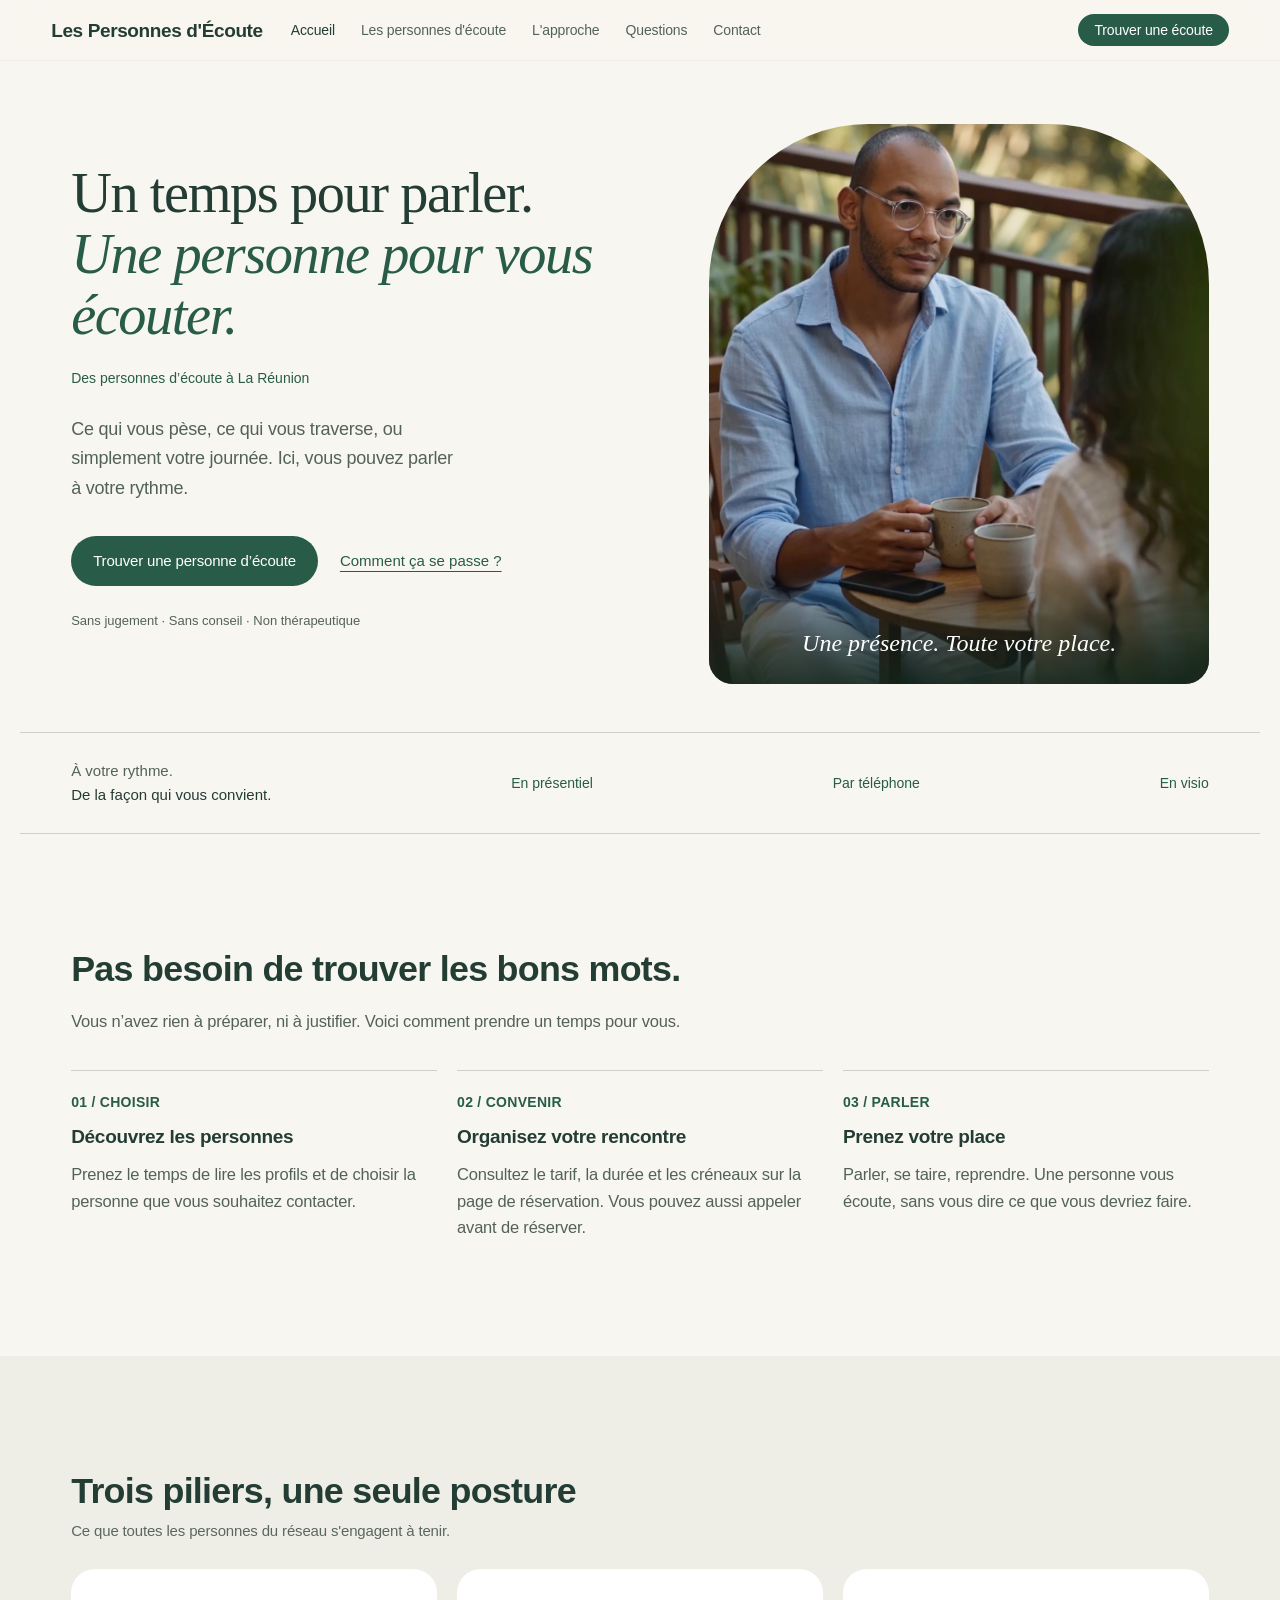
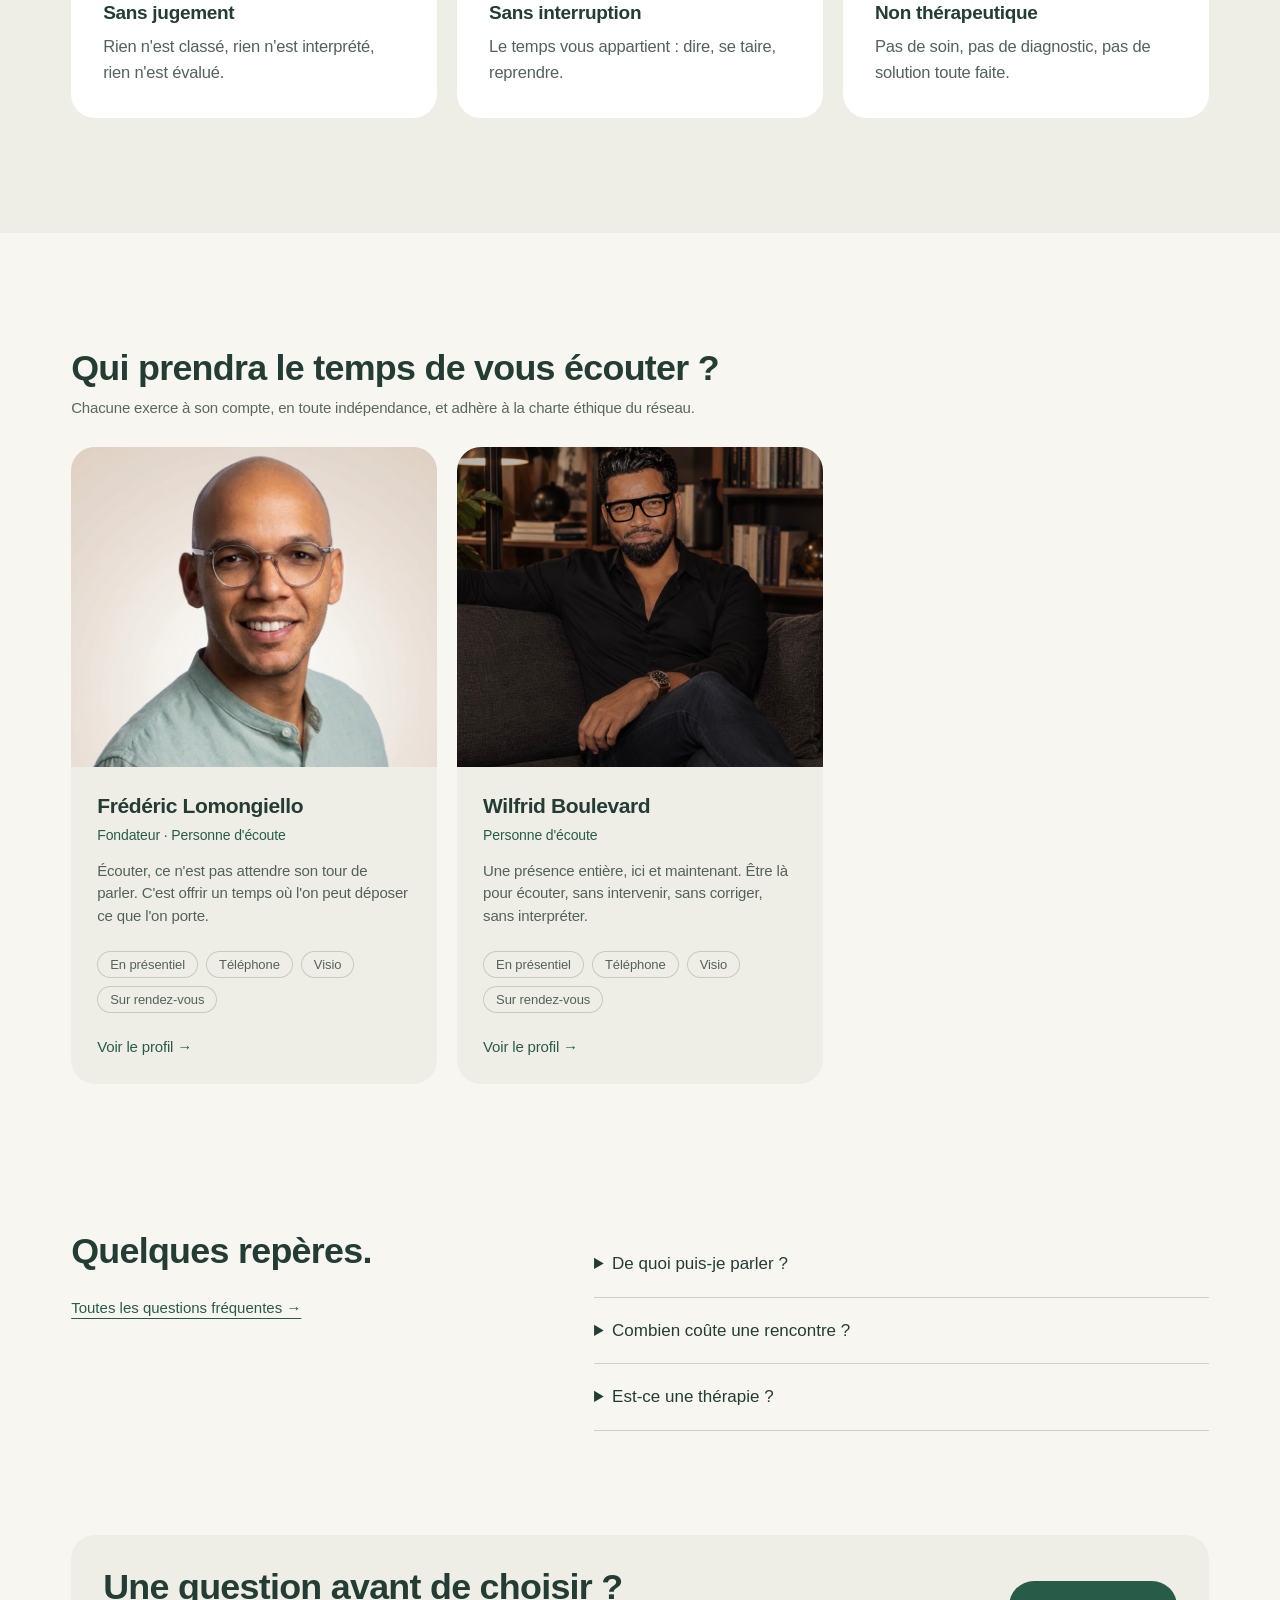
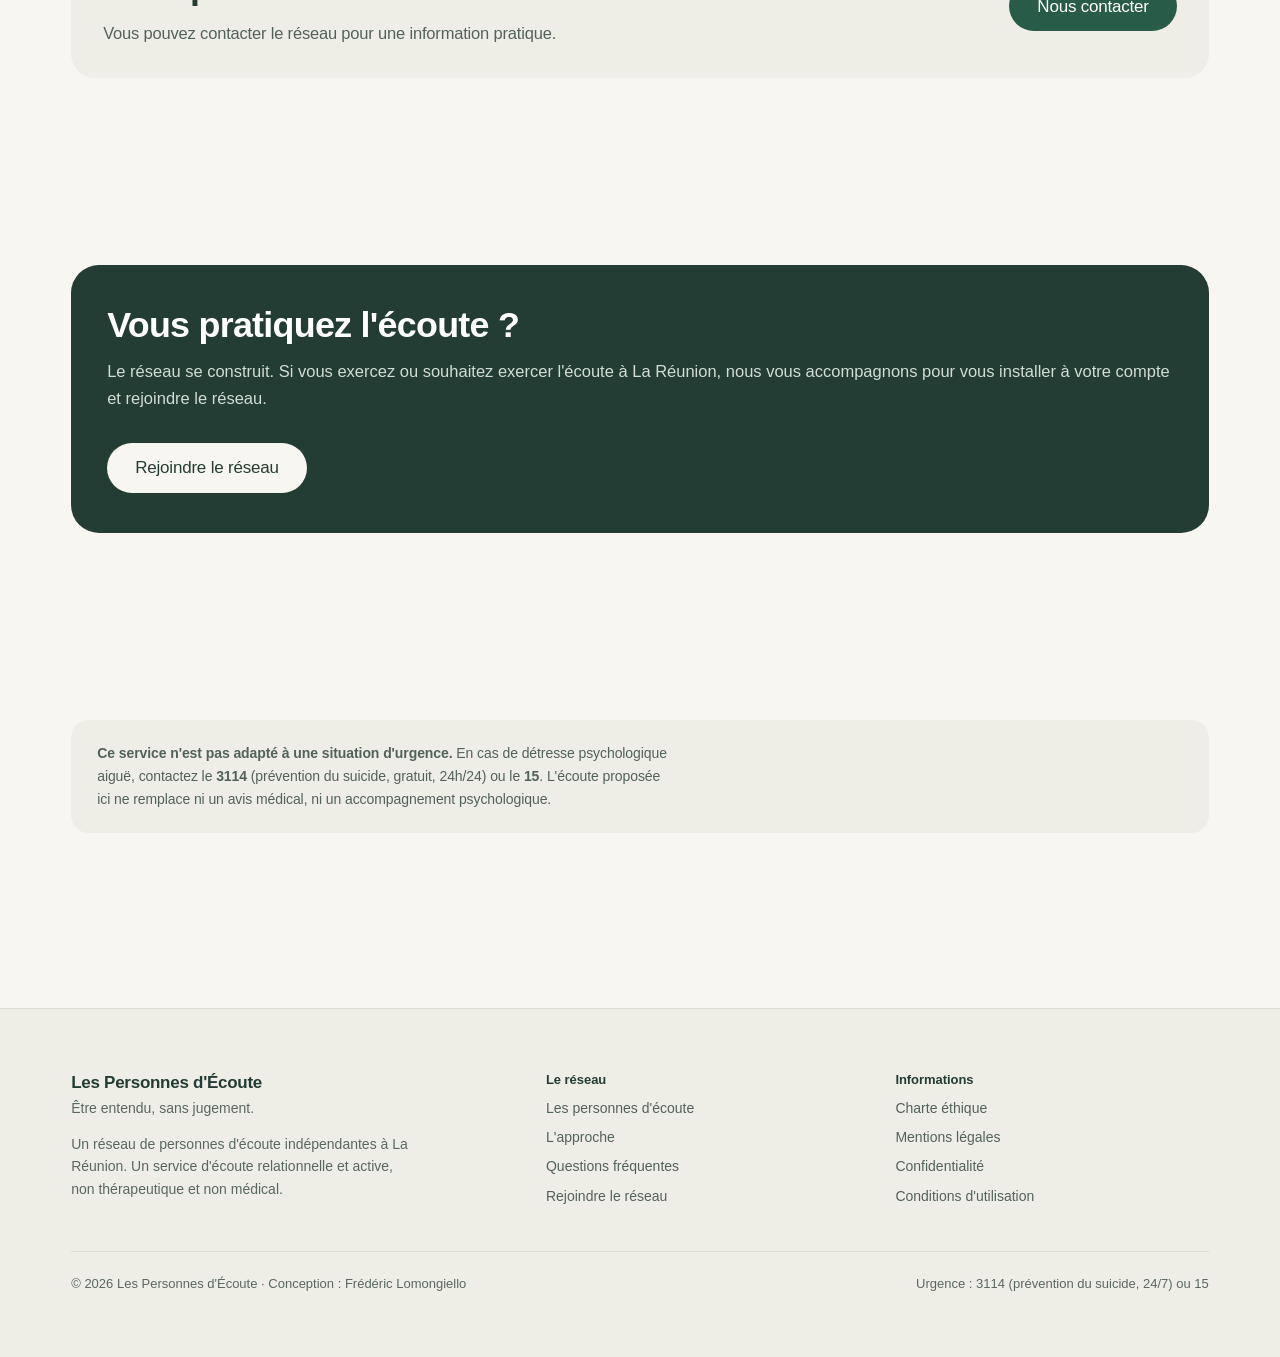
<file: index.html>
<!doctype html>
<html lang="fr">
<head>
<meta charset="utf-8">
<meta name="viewport" content="width=device-width, initial-scale=1, viewport-fit=cover">
<title>Les Personnes d'Écoute — Être entendu, sans jugement</title>
<meta name="description" content="Un réseau de personnes d'écoute indépendantes à La Réunion. Un espace de parole calme, confidentiel et non thérapeutique. Trouvez la personne qui vous écoutera.">
<meta name="theme-color" content="#F8F6F0">
<!-- URL canonique : remplacer https://www.personnes-ecoute.re par le domaine réel si différent. -->
<link rel="canonical" href="https://www.personnes-ecoute.re/index.html">
<meta property="og:site_name" content="Les Personnes d'Écoute">
<meta property="og:locale" content="fr_FR">
<meta property="og:type" content="website">
<meta property="og:title" content="Les Personnes d'Écoute — Être entendu, sans jugement">
<meta property="og:description" content="Un réseau de personnes d'écoute indépendantes à La Réunion. Un espace de parole calme, confidentiel et non thérapeutique. Trouvez la personne qui vous écoutera.">
<meta property="og:url" content="https://www.personnes-ecoute.re/index.html">
<meta property="og:image" content="https://www.personnes-ecoute.re/assets/og-cover.jpg">
<meta property="og:image:width" content="1200">
<meta property="og:image:height" content="630">
<meta name="twitter:card" content="summary_large_image">
<script type="application/ld+json">
{
  "@context": "https://schema.org",
  "@graph": [
    {
      "@type": "Organization",
      "@id": "https://www.personnes-ecoute.re/#organisation",
      "name": "Les Personnes d'Écoute",
      "url": "https://www.personnes-ecoute.re/",
      "logo": "https://www.personnes-ecoute.re/favicon.svg",
      "description": "Un réseau de personnes d'écoute indépendantes à La Réunion. Un service d'écoute relationnelle et active, non thérapeutique et non médical.",
      "areaServed": { "@type": "Place", "name": "La Réunion" },
      "contactPoint": {
        "@type": "ContactPoint",
        "telephone": "+262692818152",
        "email": "lom@dgh974.fr",
        "contactType": "customer service",
        "areaServed": "RE",
        "availableLanguage": ["fr"]
      }
    },
    {
      "@type": "WebSite",
      "url": "https://www.personnes-ecoute.re/",
      "name": "Les Personnes d'Écoute",
      "inLanguage": "fr",
      "publisher": { "@id": "https://www.personnes-ecoute.re/#organisation" }
    }
  ]
}
</script>
<link rel="icon" href="favicon.svg" type="image/svg+xml">
<link rel="apple-touch-icon" href="favicon.svg">
<link rel="stylesheet" href="assets/style.css">
</head>
<body>

  <header class="site-header">
    <a class="brand" href="index.html">Les Personnes d'Écoute</a>
    <nav class="site-nav" aria-label="Navigation principale">
      <a href="index.html" aria-current="page">Accueil</a>
      <a href="personnes-ecoute/index.html">Les personnes d'écoute</a>
      <a href="approche.html">L'approche</a>
      <a href="questions.html">Questions</a>
      <a href="contact.html">Contact</a>
    </nav>
    <a class="header-cta" href="personnes-ecoute/index.html">Trouver une écoute</a>
    <button class="menu-toggle" id="menuToggle" aria-expanded="false" aria-controls="mobileMenu" aria-label="Ouvrir le menu">
      <svg width="20" height="20" viewBox="0 0 24 24" fill="none" stroke="currentColor" stroke-width="1.9" stroke-linecap="round"><path d="M4 7h16M4 12h16M4 17h16"/></svg>
    </button>
  </header>

  <div class="mobile-menu" id="mobileMenu" hidden>
    <a href="index.html" aria-current="page">Accueil</a>
    <a href="personnes-ecoute/index.html">Les personnes d'écoute</a>
    <a href="approche.html">L'approche</a>
    <a href="questions.html">Questions</a>
    <a href="contact.html">Contact</a>
    <a class="header-cta" href="personnes-ecoute/index.html">Trouver une écoute</a>
  </div>

  <main>

    <section class="wrap hero">
      <div class="hero-copy">
        <h1 class="display">Un temps pour parler.<br><em>Une personne pour vous écouter.</em></h1>
        <p class="location-label">Des personnes d’écoute à La Réunion</p>
        <p class="lead">Ce qui vous pèse, ce qui vous traverse, ou simplement votre journée. Ici, vous pouvez parler à votre rythme.</p>
        <div class="btn-row">
          <a class="btn btn-primary" href="#personnes">Trouver une personne d’écoute</a>
          <a class="text-link" href="#deroulement">Comment ça se passe ?</a>
        </div>
        <p class="hero-note">Sans jugement · Sans conseil · Non thérapeutique</p>
      </div>
      <figure class="hero-photo">
        <img src="photos/frederic-ecoute.jpg" alt="Frédéric, assis à une table face à une personne" width="1206" height="2125" fetchpriority="high">
        <figcaption>Une présence. Toute votre place.</figcaption>
      </figure>
    </section>

    <section class="wrap welcome-strip" aria-label="Modalités d’écoute">
      <p>À votre rythme.<br><strong>De la façon qui vous convient.</strong></p>
      <span>En présentiel</span><span>Par téléphone</span><span>En visio</span>
    </section>

    <section class="wrap stack-lg" id="deroulement">
      <h2 class="title-md">Pas besoin de trouver les bons mots.</h2>
      <p class="body section-intro">Vous n’avez rien à préparer, ni à justifier. Voici comment prendre un temps pour vous.</p>
      <div class="grid grid-3 steps">
        <article><span class="num-badge">01 / CHOISIR</span><h3 class="title-sm">Découvrez les personnes</h3><p class="body">Prenez le temps de lire les profils et de choisir la personne que vous souhaitez contacter.</p></article>
        <article><span class="num-badge">02 / CONVENIR</span><h3 class="title-sm">Organisez votre rencontre</h3><p class="body">Consultez le tarif, la durée et les créneaux sur la page de réservation. Vous pouvez aussi appeler avant de réserver.</p></article>
        <article><span class="num-badge">03 / PARLER</span><h3 class="title-sm">Prenez votre place</h3><p class="body">Parler, se taire, reprendre. Une personne vous écoute, sans vous dire ce que vous devriez faire.</p></article>
      </div>
    </section>

    <section class="band">
      <div class="wrap stack-lg">
      <h2 class="title-md">Trois piliers, une seule posture</h2>
      <p class="eyebrow" style="margin-top:8px">Ce que toutes les personnes du réseau s'engagent à tenir.</p>
      <div class="grid grid-3" style="margin-top:28px">
        <article class="card">
          <h3 class="title-sm">Sans jugement</h3>
          <p class="body" style="margin-top:8px">Rien n'est classé, rien n'est interprété, rien n'est évalué.</p>
        </article>
        <article class="card">
          <h3 class="title-sm">Sans interruption</h3>
          <p class="body" style="margin-top:8px">Le temps vous appartient : dire, se taire, reprendre.</p>
        </article>
        <article class="card">
          <h3 class="title-sm">Non thérapeutique</h3>
          <p class="body" style="margin-top:8px">Pas de soin, pas de diagnostic, pas de solution toute faite.</p>
        </article>
      </div>
      </div>
    </section>

    <section class="wrap stack-lg" id="personnes">
      <h2 class="title-md">Qui prendra le temps de vous écouter ?</h2>
      <p class="eyebrow" style="margin-top:8px">Chacune exerce à son compte, en toute indépendance, et adhère à la
        charte éthique du réseau.</p>
      <div class="people" style="margin-top:28px">
        <a class="person-card" href="personnes-ecoute/frederic-lomongiello.html">
          <img loading="lazy" src="photos/frederic-portrait.jpg" alt="Portrait de Frédéric Lomongiello">
          <div class="person-body">
            <span class="person-name">Frédéric Lomongiello</span>
            <span class="person-role">Fondateur · Personne d'écoute</span>
            <p>Écouter, ce n'est pas attendre son tour de parler. C'est offrir un temps où l'on peut déposer ce que l'on porte.</p>
            <div class="tags">
              <span class="tag">En présentiel</span>
              <span class="tag">Téléphone</span>
              <span class="tag">Visio</span>
              <span class="tag">Sur rendez-vous</span>
            </div>
            <span class="more">Voir le profil →</span>
          </div>
        </a>
        <a class="person-card" href="personnes-ecoute/wilfrid-boulevard.html">
          <img loading="lazy" src="photos/boulevard-canape.jpg" alt="Portrait de Wilfrid Boulevard">
          <div class="person-body">
            <span class="person-name">Wilfrid Boulevard</span>
            <span class="person-role">Personne d'écoute</span>
            <p>Une présence entière, ici et maintenant. Être là pour écouter, sans intervenir, sans corriger, sans interpréter.</p>
            <div class="tags">
              <span class="tag">En présentiel</span>
              <span class="tag">Téléphone</span>
              <span class="tag">Visio</span>
              <span class="tag">Sur rendez-vous</span>
            </div>
            <span class="more">Voir le profil →</span>
          </div>
        </a>
      </div>
    </section>

    <section class="wrap home-questions">
      <div><h2 class="title-md">Quelques repères.</h2><a class="text-link" href="questions.html">Toutes les questions fréquentes →</a></div>
      <div>
        <details><summary>De quoi puis-je parler ?</summary><p>De ce qui compte pour vous : votre quotidien, un sentiment de solitude, une situation difficile ou le simple besoin d’être entendu.</p></details>
        <details><summary>Combien coûte une rencontre ?</summary><p>Chaque personne d’écoute fixe son tarif. Le prix et la durée sont indiqués sur sa page de réservation, avant de réserver.</p></details>
        <details><summary>Est-ce une thérapie ?</summary><p>Non. C’est un temps de parole sans conseil, sans diagnostic et sans soin. Il ne remplace pas un accompagnement médical ou psychologique.</p></details>
      </div>
    </section>

    <section class="wrap stack-md">
      <div class="contact-invite"><div><h2 class="title-md">Une question avant de choisir ?</h2><p class="body">Vous pouvez contacter le réseau pour une information pratique.</p></div><a class="btn btn-primary" href="contact.html">Nous contacter</a></div>
    </section>

    <section class="wrap stack-lg">
      <div class="card-sage">
        <h2 class="title-md">Vous pratiquez l'écoute ?</h2>
        <p style="margin:12px 0 0;font:400 16.5px/1.6 var(--sans)">Le réseau se construit. Si vous exercez ou
          souhaitez exercer l'écoute à La Réunion, nous vous accompagnons pour vous installer à votre compte et
          rejoindre le réseau.</p>
        <div class="btn-row">
          <a class="btn" style="background:var(--cloud);color:var(--sage-dark)" href="rejoindre.html">Rejoindre le réseau</a>
        </div>
      </div>
    </section>

    <section class="wrap stack-md">
      <div class="notice-box">
        <p class="notice"><b>Ce service n'est pas adapté à une situation d'urgence.</b> En cas de détresse
          psychologique aiguë, contactez le <b>3114</b> (prévention du suicide, gratuit, 24h/24) ou le <b>15</b>.
          L'écoute proposée ici ne remplace ni un avis médical, ni un accompagnement psychologique.</p>
      </div>
    </section>

  </main>

  <footer class="site-footer">
    <div class="wrap">
      <div class="footer-grid">
        <div>
          <span class="footer-brand">Les Personnes d'Écoute</span>
          <span class="footer-tagline">Être entendu, sans jugement.</span>
          <p class="footer-about">Un réseau de personnes d'écoute indépendantes à La Réunion. Un service d'écoute
            relationnelle et active, non thérapeutique et non médical.</p>
        </div>
        <div class="footer-col">
          <h2 class="footer-h">Le réseau</h2>
          <a href="personnes-ecoute/index.html">Les personnes d'écoute</a>
          <a href="approche.html">L'approche</a>
          <a href="questions.html">Questions fréquentes</a>
          <a href="rejoindre.html">Rejoindre le réseau</a>
        </div>
        <div class="footer-col">
          <h2 class="footer-h">Informations</h2>
          <a href="charte-ethique.html">Charte éthique</a>
          <a href="mentions-legales.html">Mentions légales</a>
          <a href="confidentialite.html">Confidentialité</a>
          <a href="cgu.html">Conditions d'utilisation</a>
        </div>
      </div>
      <div class="footer-bottom">
        <span>© <span data-year></span> Les Personnes d'Écoute · Conception : Frédéric Lomongiello</span>
        <span>Urgence : 3114 (prévention du suicide, 24/7) ou 15</span>
      </div>
    </div>
  </footer>

<script src="assets/app.js"></script>
</body>
</html>
</file>
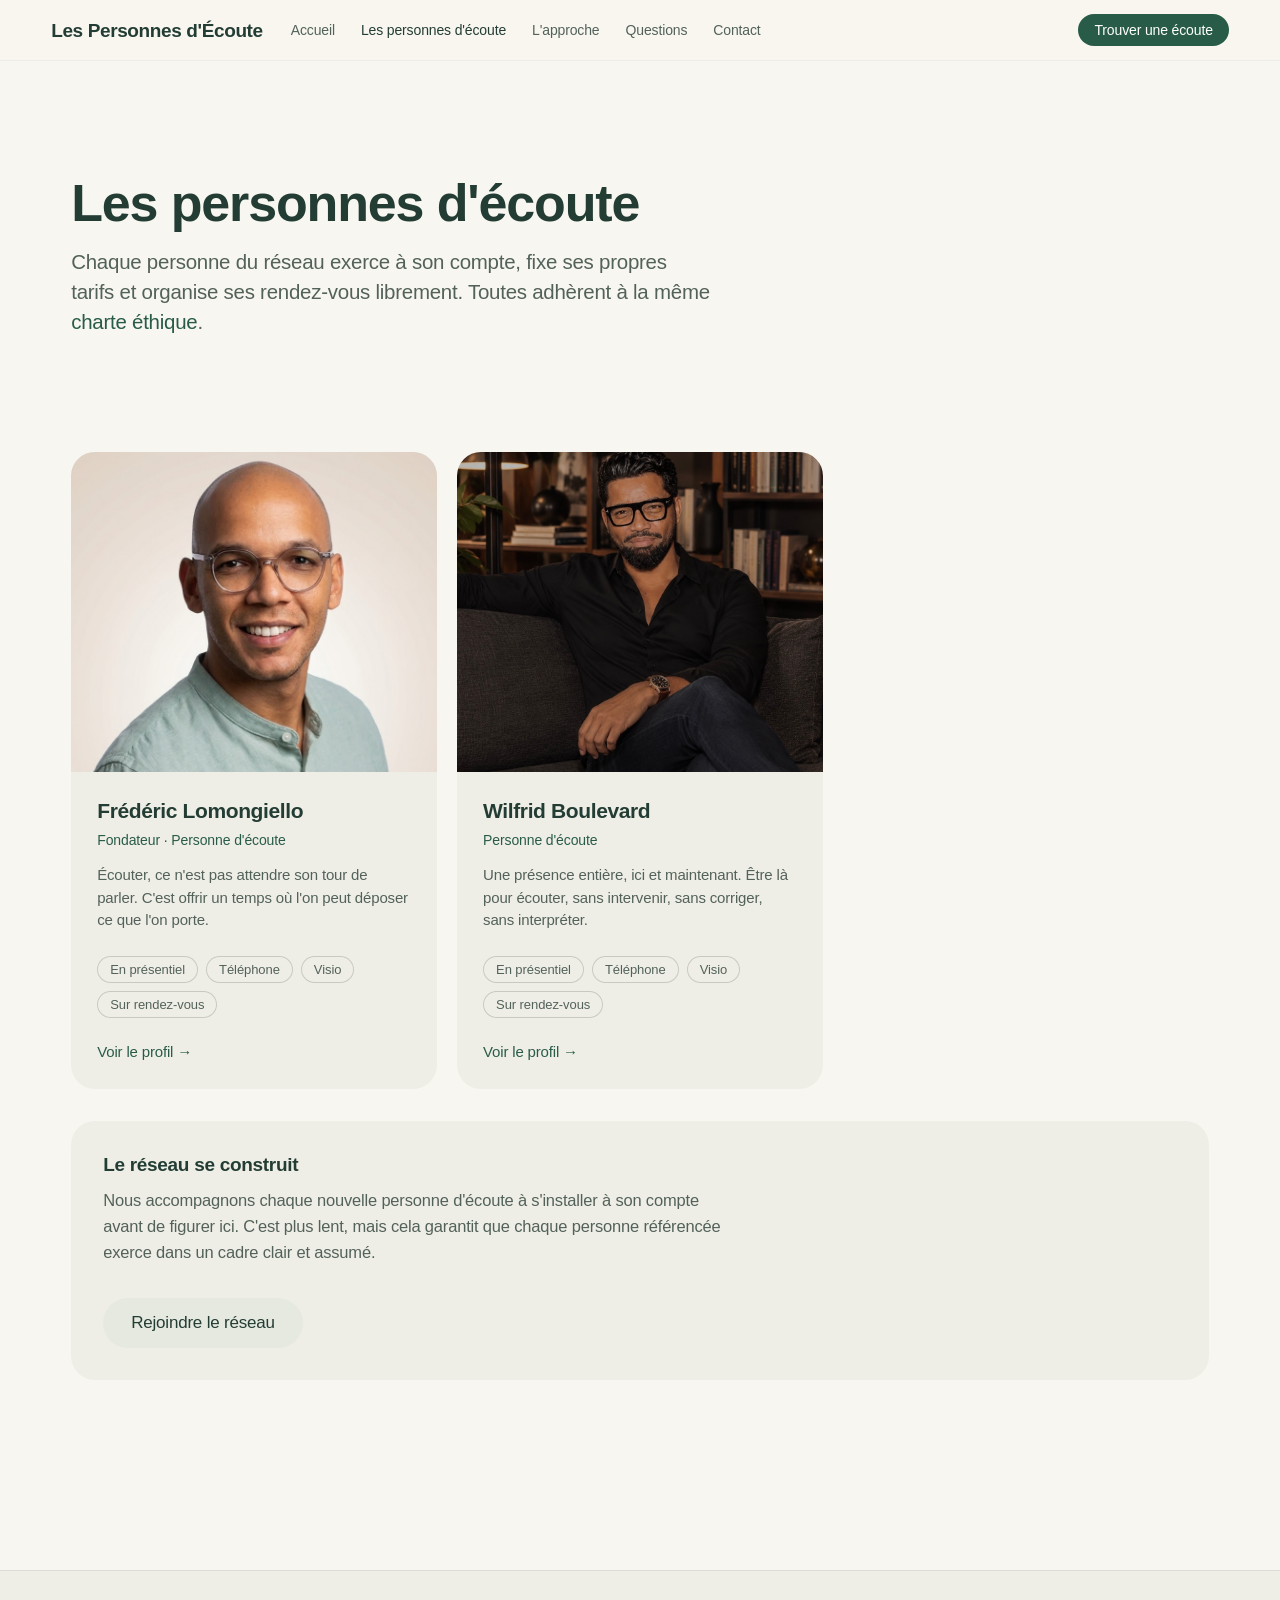
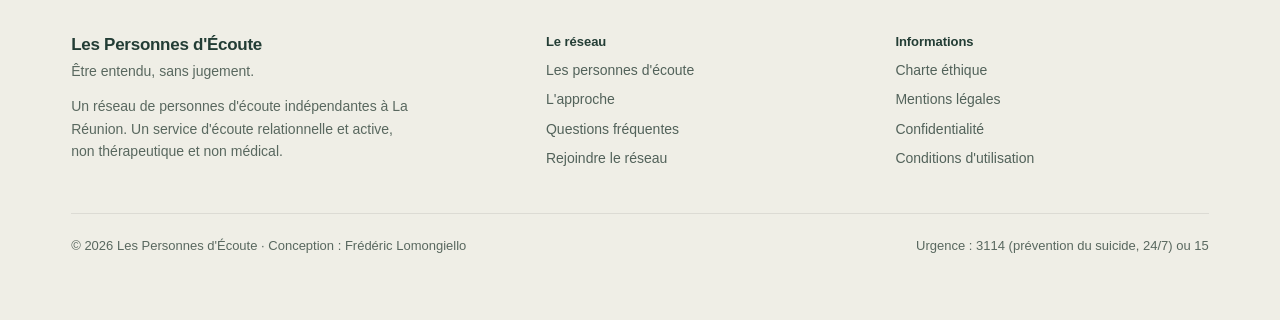
<file: personnes-ecoute/index.html>
<!doctype html>
<html lang="fr">
<head>
<meta charset="utf-8">
<meta name="viewport" content="width=device-width, initial-scale=1, viewport-fit=cover">
<title>Les personnes d'écoute — Réseau à La Réunion</title>
<meta name="description" content="Trouvez une personne d'écoute à La Réunion. Chaque praticien exerce à son compte et adhère à la charte éthique du réseau.">
<meta name="theme-color" content="#F8F6F0">
<!-- URL canonique : remplacer https://www.personnes-ecoute.re par le domaine réel si différent. -->
<link rel="canonical" href="https://www.personnes-ecoute.re/personnes-ecoute/index.html">
<meta property="og:site_name" content="Les Personnes d'Écoute">
<meta property="og:locale" content="fr_FR">
<meta property="og:type" content="website">
<meta property="og:title" content="Les personnes d'écoute — Réseau à La Réunion">
<meta property="og:description" content="Trouvez une personne d'écoute à La Réunion. Chaque praticien exerce à son compte et adhère à la charte éthique du réseau.">
<meta property="og:url" content="https://www.personnes-ecoute.re/personnes-ecoute/index.html">
<meta property="og:image" content="https://www.personnes-ecoute.re/assets/og-cover.jpg">
<meta property="og:image:width" content="1200">
<meta property="og:image:height" content="630">
<meta name="twitter:card" content="summary_large_image">
<link rel="icon" href="../favicon.svg" type="image/svg+xml">
<link rel="apple-touch-icon" href="../favicon.svg">
<link rel="stylesheet" href="../assets/style.css">
</head>
<body>

  <header class="site-header">
    <a class="brand" href="../index.html">Les Personnes d'Écoute</a>
    <nav class="site-nav" aria-label="Navigation principale">
      <a href="../index.html">Accueil</a>
      <a href="../personnes-ecoute/index.html" aria-current="page">Les personnes d'écoute</a>
      <a href="../approche.html">L'approche</a>
      <a href="../questions.html">Questions</a>
      <a href="../contact.html">Contact</a>
    </nav>
    <a class="header-cta" href="../personnes-ecoute/index.html">Trouver une écoute</a>
    <button class="menu-toggle" id="menuToggle" aria-expanded="false" aria-controls="mobileMenu" aria-label="Ouvrir le menu">
      <svg width="20" height="20" viewBox="0 0 24 24" fill="none" stroke="currentColor" stroke-width="1.9" stroke-linecap="round"><path d="M4 7h16M4 12h16M4 17h16"/></svg>
    </button>
  </header>

  <div class="mobile-menu" id="mobileMenu" hidden>
    <a href="../index.html">Accueil</a>
    <a href="../personnes-ecoute/index.html" aria-current="page">Les personnes d'écoute</a>
    <a href="../approche.html">L'approche</a>
    <a href="../questions.html">Questions</a>
    <a href="../contact.html">Contact</a>
    <a class="header-cta" href="../personnes-ecoute/index.html">Trouver une écoute</a>
  </div>

  <main>

    <section class="wrap stack-lg">
      <h1 class="title-lg">Les personnes d'écoute</h1>
      <p class="lead" style="margin-top:16px">Chaque personne du réseau exerce à son compte, fixe ses propres
        tarifs et organise ses rendez-vous librement. Toutes adhèrent à la même
        <a href="../charte-ethique.html">charte éthique</a>.</p>
    </section>

    <section class="wrap" style="padding-bottom:clamp(48px,7vw,88px)">
      <div class="people">
        <a class="person-card" href="frederic-lomongiello.html">
          <img src="../photos/frederic-portrait.jpg" alt="Portrait de Frédéric Lomongiello">
          <div class="person-body">
            <span class="person-name">Frédéric Lomongiello</span>
            <span class="person-role">Fondateur · Personne d'écoute</span>
            <p>Écouter, ce n'est pas attendre son tour de parler. C'est offrir un temps où l'on peut déposer ce que l'on porte.</p>
            <div class="tags">
              <span class="tag">En présentiel</span>
              <span class="tag">Téléphone</span>
              <span class="tag">Visio</span>
              <span class="tag">Sur rendez-vous</span>
            </div>
            <span class="more">Voir le profil →</span>
          </div>
        </a>
        <a class="person-card" href="wilfrid-boulevard.html">
          <img src="../photos/boulevard-canape.jpg" alt="Portrait de Wilfrid Boulevard">
          <div class="person-body">
            <span class="person-name">Wilfrid Boulevard</span>
            <span class="person-role">Personne d'écoute</span>
            <p>Une présence entière, ici et maintenant. Être là pour écouter, sans intervenir, sans corriger, sans interpréter.</p>
            <div class="tags">
              <span class="tag">En présentiel</span>
              <span class="tag">Téléphone</span>
              <span class="tag">Visio</span>
              <span class="tag">Sur rendez-vous</span>
            </div>
            <span class="more">Voir le profil →</span>
          </div>
        </a>
      </div>

      <div class="card" style="margin-top:32px">
        <h2 class="title-sm">Le réseau se construit</h2>
        <p class="body" style="margin-top:10px">Nous accompagnons chaque nouvelle personne d'écoute à s'installer
          à son compte avant de figurer ici. C'est plus lent, mais cela garantit que chaque personne référencée
          exerce dans un cadre clair et assumé.</p>
        <div class="btn-row">
          <a class="btn btn-secondary" href="../rejoindre.html">Rejoindre le réseau</a>
        </div>
      </div>
    </section>

  </main>

  <footer class="site-footer">
    <div class="wrap">
      <div class="footer-grid">
        <div>
          <span class="footer-brand">Les Personnes d'Écoute</span>
          <span class="footer-tagline">Être entendu, sans jugement.</span>
          <p class="footer-about">Un réseau de personnes d'écoute indépendantes à La Réunion. Un service d'écoute
            relationnelle et active, non thérapeutique et non médical.</p>
        </div>
        <div class="footer-col">
          <h2 class="footer-h">Le réseau</h2>
          <a href="../personnes-ecoute/index.html">Les personnes d'écoute</a>
          <a href="../approche.html">L'approche</a>
          <a href="../questions.html">Questions fréquentes</a>
          <a href="../rejoindre.html">Rejoindre le réseau</a>
        </div>
        <div class="footer-col">
          <h2 class="footer-h">Informations</h2>
          <a href="../charte-ethique.html">Charte éthique</a>
          <a href="../mentions-legales.html">Mentions légales</a>
          <a href="../confidentialite.html">Confidentialité</a>
          <a href="../cgu.html">Conditions d'utilisation</a>
        </div>
      </div>
      <div class="footer-bottom">
        <span>© <span data-year></span> Les Personnes d'Écoute · Conception : Frédéric Lomongiello</span>
        <span>Urgence : 3114 (prévention du suicide, 24/7) ou 15</span>
      </div>
    </div>
  </footer>

<script src="../assets/app.js"></script>
</body>
</html>
</file>
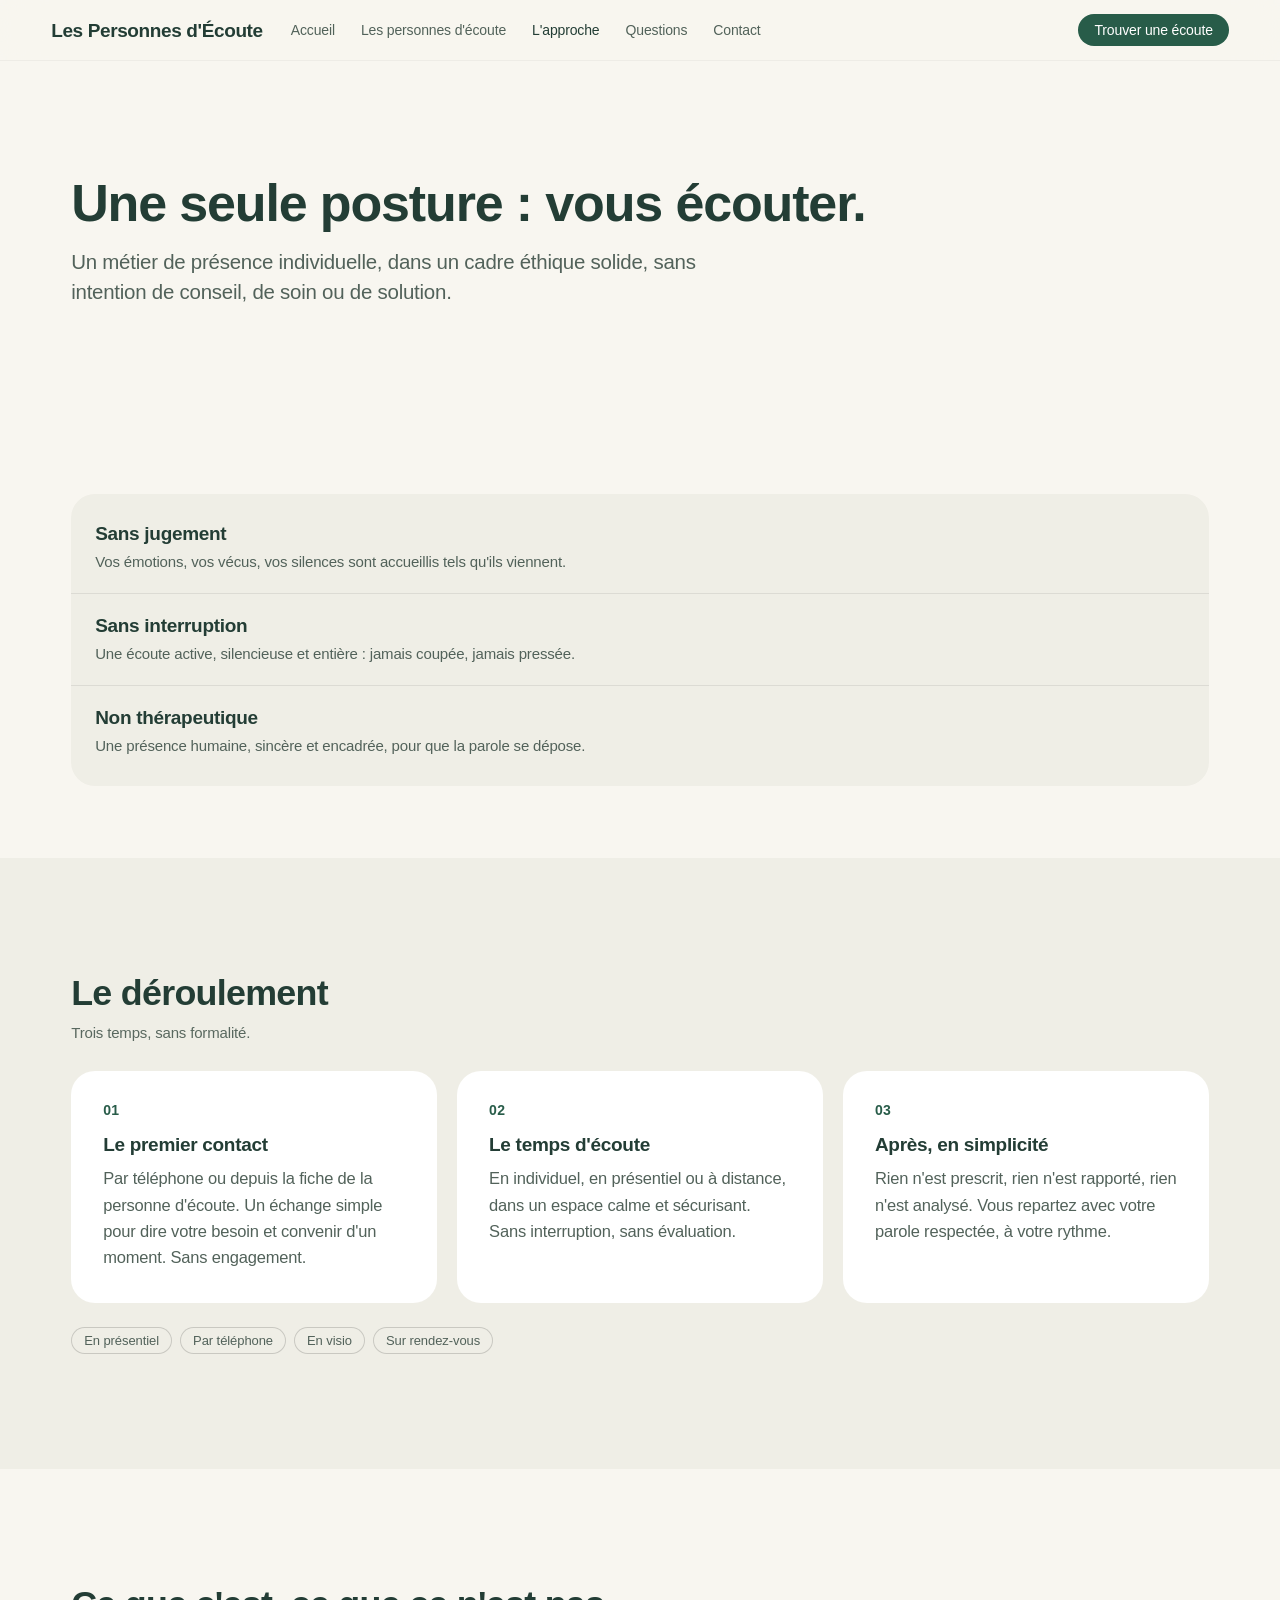
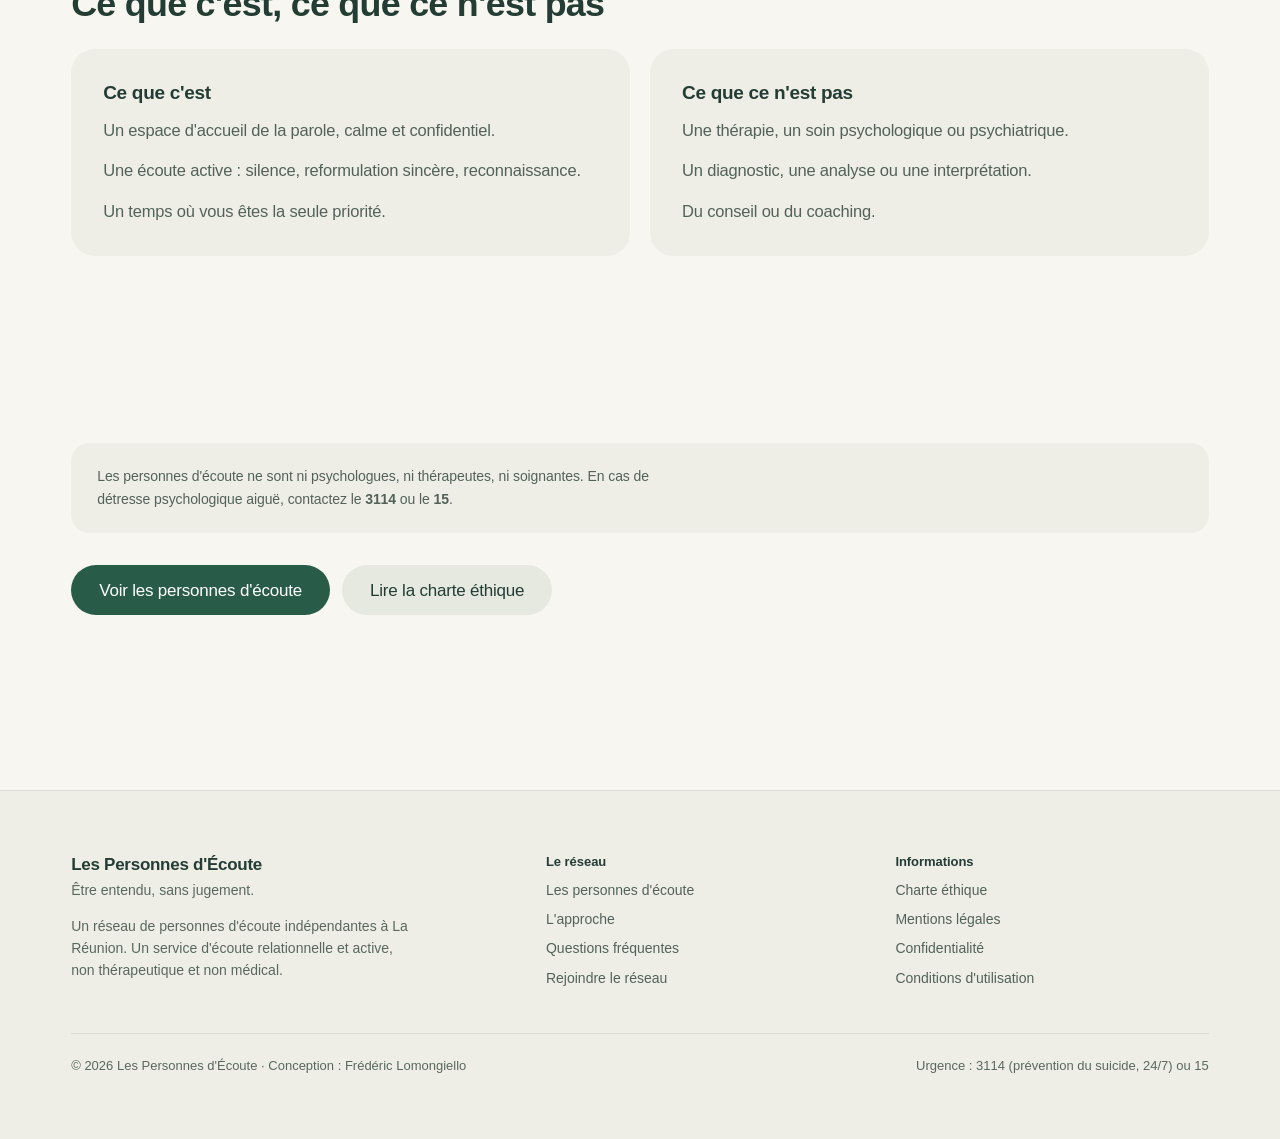
<file: approche.html>
<!doctype html>
<html lang="fr">
<head>
<meta charset="utf-8">
<meta name="viewport" content="width=device-width, initial-scale=1, viewport-fit=cover">
<title>L'approche — Les Personnes d'Écoute</title>
<meta name="description" content="Ce qu'est l'écoute relationnelle : sans jugement, sans interruption, non thérapeutique. Le déroulement d'un temps d'écoute et le cadre éthique du réseau.">
<meta name="theme-color" content="#F8F6F0">
<!-- URL canonique : remplacer https://www.personnes-ecoute.re par le domaine réel si différent. -->
<link rel="canonical" href="https://www.personnes-ecoute.re/approche.html">
<meta property="og:site_name" content="Les Personnes d'Écoute">
<meta property="og:locale" content="fr_FR">
<meta property="og:type" content="website">
<meta property="og:title" content="L'approche — Les Personnes d'Écoute">
<meta property="og:description" content="Ce qu'est l'écoute relationnelle : sans jugement, sans interruption, non thérapeutique. Le déroulement d'un temps d'écoute et le cadre éthique du réseau.">
<meta property="og:url" content="https://www.personnes-ecoute.re/approche.html">
<meta property="og:image" content="https://www.personnes-ecoute.re/assets/og-cover.jpg">
<meta property="og:image:width" content="1200">
<meta property="og:image:height" content="630">
<meta name="twitter:card" content="summary_large_image">
<link rel="icon" href="favicon.svg" type="image/svg+xml">
<link rel="apple-touch-icon" href="favicon.svg">
<link rel="stylesheet" href="assets/style.css">
</head>
<body>

  <header class="site-header">
    <a class="brand" href="index.html">Les Personnes d'Écoute</a>
    <nav class="site-nav" aria-label="Navigation principale">
      <a href="index.html">Accueil</a>
      <a href="personnes-ecoute/index.html">Les personnes d'écoute</a>
      <a href="approche.html" aria-current="page">L'approche</a>
      <a href="questions.html">Questions</a>
      <a href="contact.html">Contact</a>
    </nav>
    <a class="header-cta" href="personnes-ecoute/index.html">Trouver une écoute</a>
    <button class="menu-toggle" id="menuToggle" aria-expanded="false" aria-controls="mobileMenu" aria-label="Ouvrir le menu">
      <svg width="20" height="20" viewBox="0 0 24 24" fill="none" stroke="currentColor" stroke-width="1.9" stroke-linecap="round"><path d="M4 7h16M4 12h16M4 17h16"/></svg>
    </button>
  </header>

  <div class="mobile-menu" id="mobileMenu" hidden>
    <a href="index.html">Accueil</a>
    <a href="personnes-ecoute/index.html">Les personnes d'écoute</a>
    <a href="approche.html" aria-current="page">L'approche</a>
    <a href="questions.html">Questions</a>
    <a href="contact.html">Contact</a>
    <a class="header-cta" href="personnes-ecoute/index.html">Trouver une écoute</a>
  </div>

  <main>

    <section class="wrap stack-lg">
      <h1 class="title-lg">Une seule posture : vous écouter.</h1>
      <p class="lead" style="margin-top:16px">Un métier de présence individuelle, dans un cadre éthique solide,
        sans intention de conseil, de soin ou de solution.</p>
    </section>

    <section class="wrap stack-md">
      <div class="rows">
        <div class="row row-block"><h2 class="title-sm">Sans jugement</h2>
          <p>Vos émotions, vos vécus, vos silences sont accueillis tels qu'ils viennent.</p></div>
        <div class="row row-block"><h2 class="title-sm">Sans interruption</h2>
          <p>Une écoute active, silencieuse et entière : jamais coupée, jamais pressée.</p></div>
        <div class="row row-block"><h2 class="title-sm">Non thérapeutique</h2>
          <p>Une présence humaine, sincère et encadrée, pour que la parole se dépose.</p></div>
      </div>
    </section>

    <section class="band">
      <div class="wrap stack-lg">
      <h2 class="title-md">Le déroulement</h2>
      <p class="eyebrow" style="margin-top:8px">Trois temps, sans formalité.</p>
      <div class="grid grid-3" style="margin-top:28px">
        <article class="card">
          <span class="num-badge">01</span>
          <h3 class="title-sm">Le premier contact</h3>
          <p class="body" style="margin-top:8px">Par téléphone ou depuis la fiche de la personne d'écoute. Un
            échange simple pour dire votre besoin et convenir d'un moment. Sans engagement.</p>
        </article>
        <article class="card">
          <span class="num-badge">02</span>
          <h3 class="title-sm">Le temps d'écoute</h3>
          <p class="body" style="margin-top:8px">En individuel, en présentiel ou à distance, dans un espace calme
            et sécurisant. Sans interruption, sans évaluation.</p>
        </article>
        <article class="card">
          <span class="num-badge">03</span>
          <h3 class="title-sm">Après, en simplicité</h3>
          <p class="body" style="margin-top:8px">Rien n'est prescrit, rien n'est rapporté, rien n'est analysé.
            Vous repartez avec votre parole respectée, à votre rythme.</p>
        </article>
      </div>
      <div class="tags" style="margin-top:24px">
        <span class="tag">En présentiel</span>
        <span class="tag">Par téléphone</span>
        <span class="tag">En visio</span>
        <span class="tag">Sur rendez-vous</span>
      </div>
      </div>
    </section>

    <section class="wrap stack-lg">
      <h2 class="title-md">Ce que c'est, ce que ce n'est pas</h2>
      <div class="grid grid-2" style="margin-top:24px">
        <div class="card">
          <h3 class="title-sm">Ce que c'est</h3>
          <p class="body" style="margin-top:12px">Un espace d'accueil de la parole, calme et confidentiel.</p>
          <p class="body">Une écoute active : silence, reformulation sincère, reconnaissance.</p>
          <p class="body">Un temps où vous êtes la seule priorité.</p>
        </div>
        <div class="card">
          <h3 class="title-sm">Ce que ce n'est pas</h3>
          <p class="body" style="margin-top:12px">Une thérapie, un soin psychologique ou psychiatrique.</p>
          <p class="body">Un diagnostic, une analyse ou une interprétation.</p>
          <p class="body">Du conseil ou du coaching.</p>
        </div>
      </div>
    </section>

    <section class="wrap stack-md">
      <div class="notice-box">
        <p class="notice">Les personnes d'écoute ne sont ni psychologues, ni thérapeutes, ni soignantes. En cas de
          détresse psychologique aiguë, contactez le <b>3114</b> ou le <b>15</b>.</p>
      </div>
      <div class="btn-row">
        <a class="btn btn-primary" href="personnes-ecoute/index.html">Voir les personnes d'écoute</a>
        <a class="btn btn-secondary" href="charte-ethique.html">Lire la charte éthique</a>
      </div>
    </section>

  </main>

  <footer class="site-footer">
    <div class="wrap">
      <div class="footer-grid">
        <div>
          <span class="footer-brand">Les Personnes d'Écoute</span>
          <span class="footer-tagline">Être entendu, sans jugement.</span>
          <p class="footer-about">Un réseau de personnes d'écoute indépendantes à La Réunion. Un service d'écoute
            relationnelle et active, non thérapeutique et non médical.</p>
        </div>
        <div class="footer-col">
          <h2 class="footer-h">Le réseau</h2>
          <a href="personnes-ecoute/index.html">Les personnes d'écoute</a>
          <a href="approche.html">L'approche</a>
          <a href="questions.html">Questions fréquentes</a>
          <a href="rejoindre.html">Rejoindre le réseau</a>
        </div>
        <div class="footer-col">
          <h2 class="footer-h">Informations</h2>
          <a href="charte-ethique.html">Charte éthique</a>
          <a href="mentions-legales.html">Mentions légales</a>
          <a href="confidentialite.html">Confidentialité</a>
          <a href="cgu.html">Conditions d'utilisation</a>
        </div>
      </div>
      <div class="footer-bottom">
        <span>© <span data-year></span> Les Personnes d'Écoute · Conception : Frédéric Lomongiello</span>
        <span>Urgence : 3114 (prévention du suicide, 24/7) ou 15</span>
      </div>
    </div>
  </footer>

<script src="assets/app.js"></script>
</body>
</html>
</file>
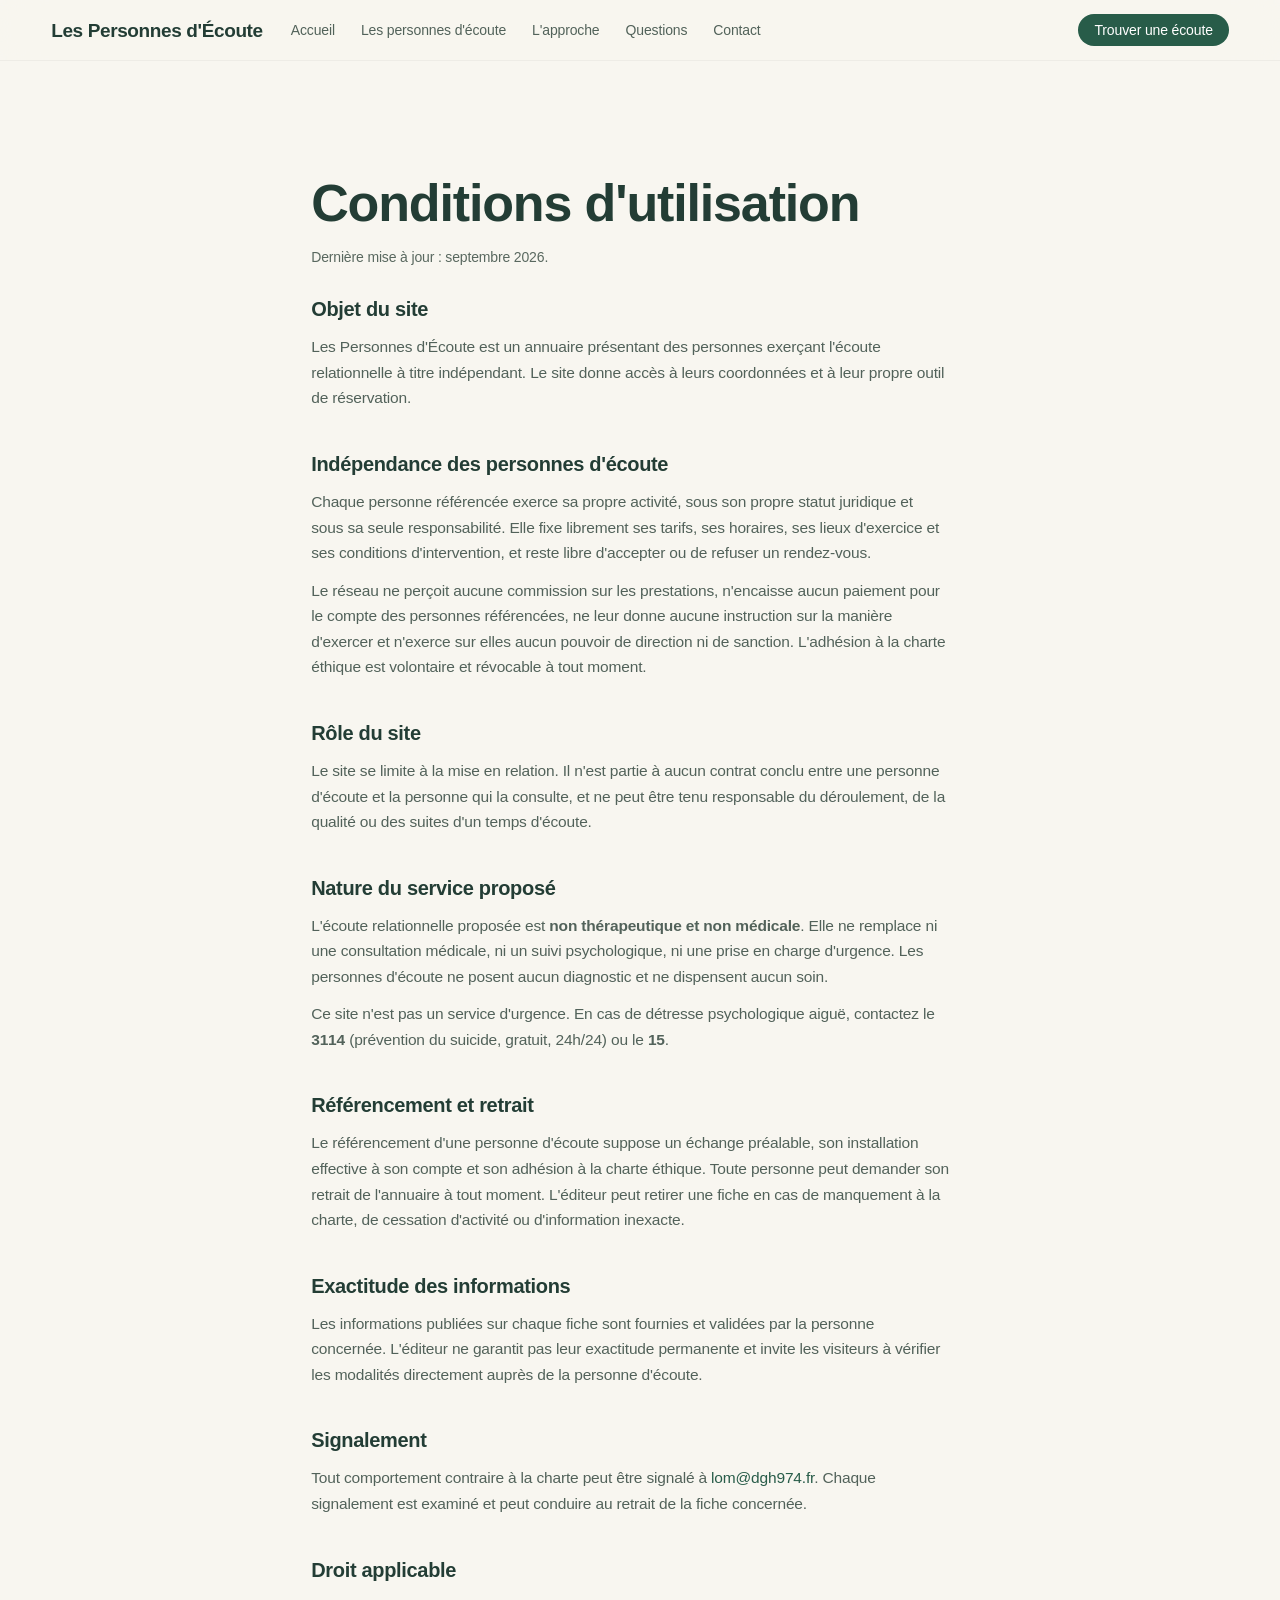
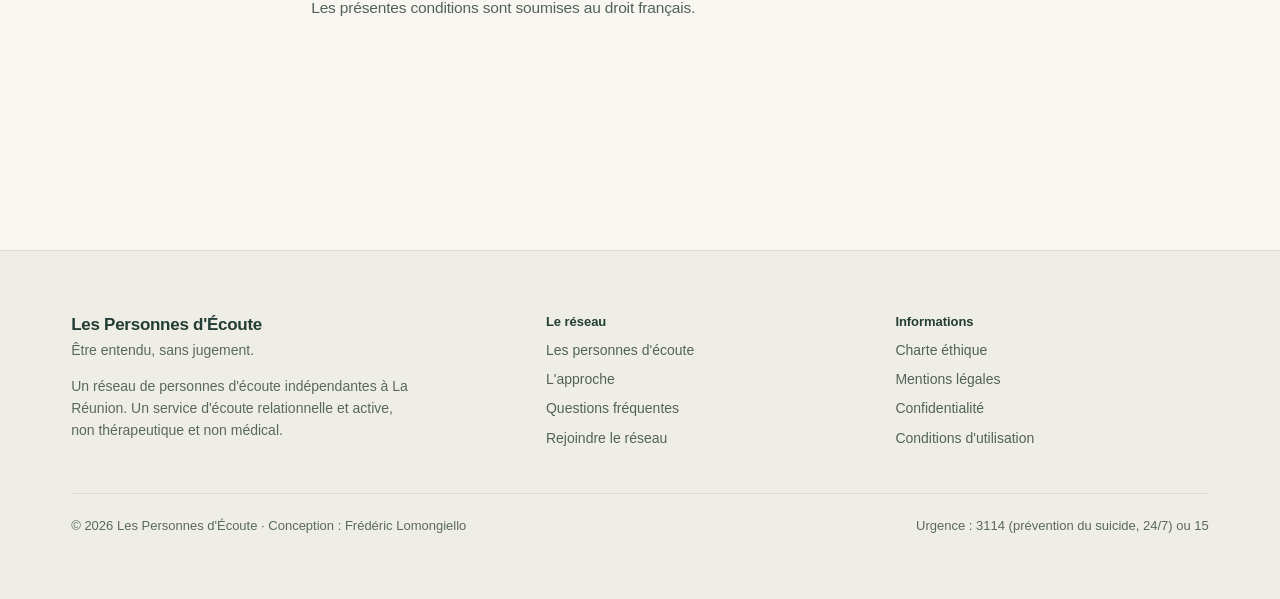
<file: cgu.html>
<!doctype html>
<html lang="fr">
<head>
<meta charset="utf-8">
<meta name="viewport" content="width=device-width, initial-scale=1, viewport-fit=cover">
<title>Conditions d'utilisation — Les Personnes d'Écoute</title>
<meta name="description" content="Conditions générales d'utilisation du site Les Personnes d'Écoute.">
<meta name="theme-color" content="#F8F6F0">
<!-- URL canonique : remplacer https://www.personnes-ecoute.re par le domaine réel si différent. -->
<link rel="canonical" href="https://www.personnes-ecoute.re/cgu.html">
<meta property="og:site_name" content="Les Personnes d'Écoute">
<meta property="og:locale" content="fr_FR">
<meta property="og:type" content="website">
<meta property="og:title" content="Conditions d'utilisation — Les Personnes d'Écoute">
<meta property="og:description" content="Conditions générales d'utilisation du site Les Personnes d'Écoute.">
<meta property="og:url" content="https://www.personnes-ecoute.re/cgu.html">
<meta property="og:image" content="https://www.personnes-ecoute.re/assets/og-cover.jpg">
<meta property="og:image:width" content="1200">
<meta property="og:image:height" content="630">
<meta name="twitter:card" content="summary_large_image">
<link rel="icon" href="favicon.svg" type="image/svg+xml">
<link rel="apple-touch-icon" href="favicon.svg">
<link rel="stylesheet" href="assets/style.css">
</head>
<body>

  <header class="site-header">
    <a class="brand" href="index.html">Les Personnes d'Écoute</a>
    <nav class="site-nav" aria-label="Navigation principale">
      <a href="index.html">Accueil</a>
      <a href="personnes-ecoute/index.html">Les personnes d'écoute</a>
      <a href="approche.html">L'approche</a>
      <a href="questions.html">Questions</a>
      <a href="contact.html">Contact</a>
    </nav>
    <a class="header-cta" href="personnes-ecoute/index.html">Trouver une écoute</a>
    <button class="menu-toggle" id="menuToggle" aria-expanded="false" aria-controls="mobileMenu" aria-label="Ouvrir le menu">
      <svg width="20" height="20" viewBox="0 0 24 24" fill="none" stroke="currentColor" stroke-width="1.9" stroke-linecap="round"><path d="M4 7h16M4 12h16M4 17h16"/></svg>
    </button>
  </header>

  <div class="mobile-menu" id="mobileMenu" hidden>
    <a href="index.html">Accueil</a>
    <a href="personnes-ecoute/index.html">Les personnes d'écoute</a>
    <a href="approche.html">L'approche</a>
    <a href="questions.html">Questions</a>
    <a href="contact.html">Contact</a>
    <a class="header-cta" href="personnes-ecoute/index.html">Trouver une écoute</a>
  </div>

  <main>

    <section class="wrap narrow stack-lg legal">
      <h1 class="title-lg">Conditions d'utilisation</h1>
      <p class="updated" style="margin-top:16px">Dernière mise à jour : septembre 2026.</p>

      <h2>Objet du site</h2>
      <p>Les Personnes d'Écoute est un annuaire présentant des personnes exerçant l'écoute relationnelle à titre
        indépendant. Le site donne accès à leurs coordonnées et à leur propre outil de réservation.</p>

      <h2>Indépendance des personnes d'écoute</h2>
      <p>Chaque personne référencée exerce sa propre activité, sous son propre statut juridique et sous sa seule
        responsabilité. Elle fixe librement ses tarifs, ses horaires, ses lieux d'exercice et ses conditions
        d'intervention, et reste libre d'accepter ou de refuser un rendez-vous.</p>
      <p>Le réseau ne perçoit aucune commission sur les prestations, n'encaisse aucun paiement pour le compte des
        personnes référencées, ne leur donne aucune instruction sur la manière d'exercer et n'exerce sur elles
        aucun pouvoir de direction ni de sanction. L'adhésion à la charte éthique est volontaire et révocable à
        tout moment.</p>

      <h2>Rôle du site</h2>
      <p>Le site se limite à la mise en relation. Il n'est partie à aucun contrat conclu entre une personne
        d'écoute et la personne qui la consulte, et ne peut être tenu responsable du déroulement, de la qualité ou
        des suites d'un temps d'écoute.</p>

      <h2>Nature du service proposé</h2>
      <p>L'écoute relationnelle proposée est <strong>non thérapeutique et non médicale</strong>. Elle ne remplace
        ni une consultation médicale, ni un suivi psychologique, ni une prise en charge d'urgence. Les personnes
        d'écoute ne posent aucun diagnostic et ne dispensent aucun soin.</p>
      <p>Ce site n'est pas un service d'urgence. En cas de détresse psychologique aiguë, contactez le
        <strong>3114</strong> (prévention du suicide, gratuit, 24h/24) ou le <strong>15</strong>.</p>

      <h2>Référencement et retrait</h2>
      <p>Le référencement d'une personne d'écoute suppose un échange préalable, son installation effective à son
        compte et son adhésion à la charte éthique. Toute personne peut demander son retrait de l'annuaire à tout
        moment. L'éditeur peut retirer une fiche en cas de manquement à la charte, de cessation d'activité ou
        d'information inexacte.</p>

      <h2>Exactitude des informations</h2>
      <p>Les informations publiées sur chaque fiche sont fournies et validées par la personne concernée. L'éditeur
        ne garantit pas leur exactitude permanente et invite les visiteurs à vérifier les modalités directement
        auprès de la personne d'écoute.</p>

      <h2>Signalement</h2>
      <p>Tout comportement contraire à la charte peut être signalé à <a href="mailto:lom@dgh974.fr">lom@dgh974.fr</a>. Chaque
        signalement est examiné et peut conduire au retrait de la fiche concernée.</p>

      <h2>Droit applicable</h2>
      <p>Les présentes conditions sont soumises au droit français.</p>
    </section>

  </main>

  <footer class="site-footer">
    <div class="wrap">
      <div class="footer-grid">
        <div>
          <span class="footer-brand">Les Personnes d'Écoute</span>
          <span class="footer-tagline">Être entendu, sans jugement.</span>
          <p class="footer-about">Un réseau de personnes d'écoute indépendantes à La Réunion. Un service d'écoute
            relationnelle et active, non thérapeutique et non médical.</p>
        </div>
        <div class="footer-col">
          <h2 class="footer-h">Le réseau</h2>
          <a href="personnes-ecoute/index.html">Les personnes d'écoute</a>
          <a href="approche.html">L'approche</a>
          <a href="questions.html">Questions fréquentes</a>
          <a href="rejoindre.html">Rejoindre le réseau</a>
        </div>
        <div class="footer-col">
          <h2 class="footer-h">Informations</h2>
          <a href="charte-ethique.html">Charte éthique</a>
          <a href="mentions-legales.html">Mentions légales</a>
          <a href="confidentialite.html">Confidentialité</a>
          <a href="cgu.html">Conditions d'utilisation</a>
        </div>
      </div>
      <div class="footer-bottom">
        <span>© <span data-year></span> Les Personnes d'Écoute · Conception : Frédéric Lomongiello</span>
        <span>Urgence : 3114 (prévention du suicide, 24/7) ou 15</span>
      </div>
    </div>
  </footer>

<script src="assets/app.js"></script>
</body>
</html>
</file>
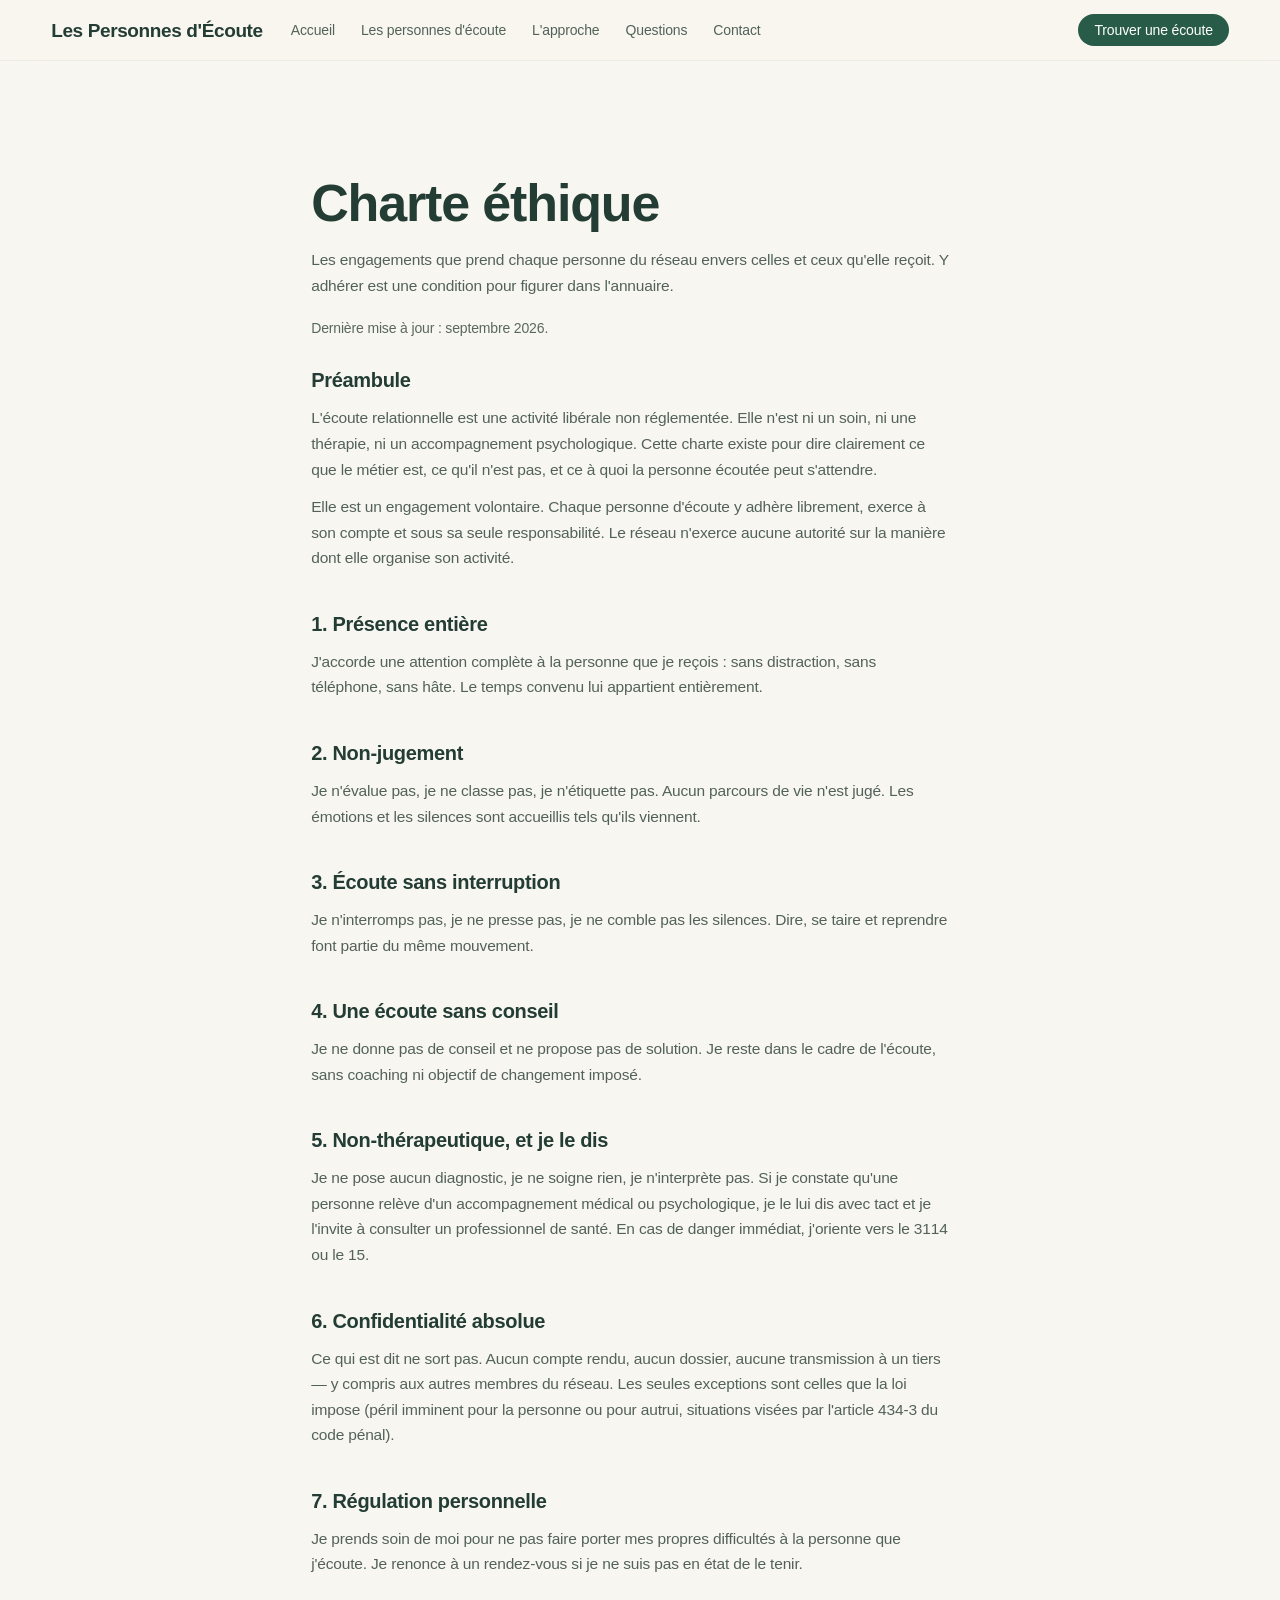
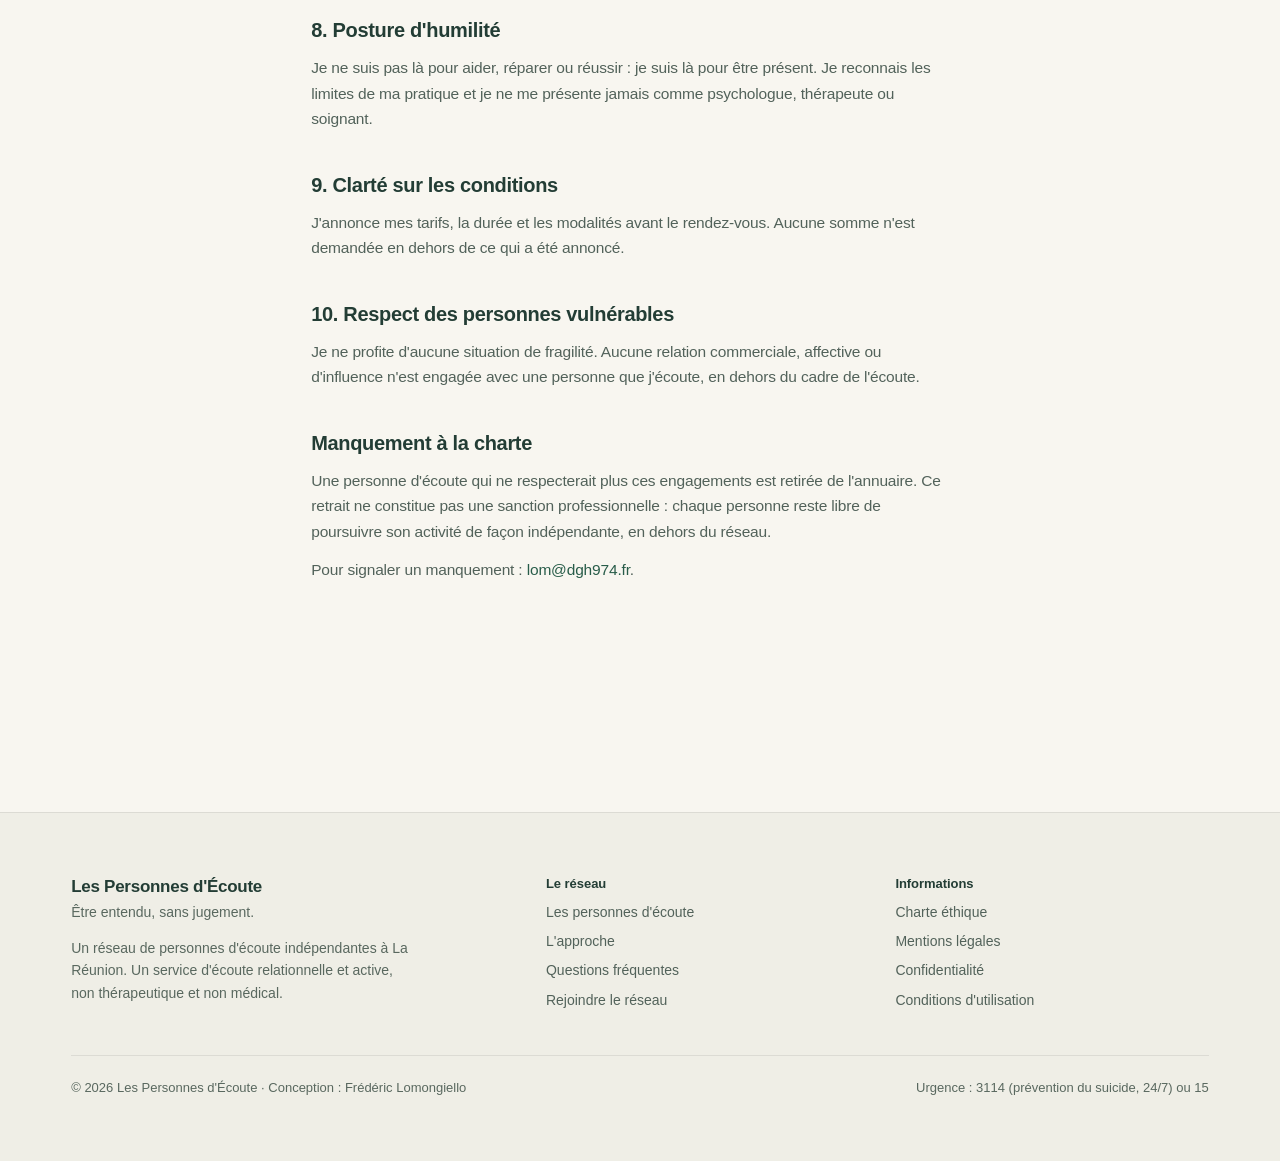
<file: charte-ethique.html>
<!doctype html>
<html lang="fr">
<head>
<meta charset="utf-8">
<meta name="viewport" content="width=device-width, initial-scale=1, viewport-fit=cover">
<title>Charte éthique — Les Personnes d'Écoute</title>
<meta name="description" content="La charte éthique du réseau Les Personnes d'Écoute : les engagements que prend chaque personne d'écoute envers les personnes qu'elle reçoit.">
<meta name="theme-color" content="#F8F6F0">
<!-- URL canonique : remplacer https://www.personnes-ecoute.re par le domaine réel si différent. -->
<link rel="canonical" href="https://www.personnes-ecoute.re/charte-ethique.html">
<meta property="og:site_name" content="Les Personnes d'Écoute">
<meta property="og:locale" content="fr_FR">
<meta property="og:type" content="website">
<meta property="og:title" content="Charte éthique — Les Personnes d'Écoute">
<meta property="og:description" content="La charte éthique du réseau Les Personnes d'Écoute : les engagements que prend chaque personne d'écoute envers les personnes qu'elle reçoit.">
<meta property="og:url" content="https://www.personnes-ecoute.re/charte-ethique.html">
<meta property="og:image" content="https://www.personnes-ecoute.re/assets/og-cover.jpg">
<meta property="og:image:width" content="1200">
<meta property="og:image:height" content="630">
<meta name="twitter:card" content="summary_large_image">
<link rel="icon" href="favicon.svg" type="image/svg+xml">
<link rel="apple-touch-icon" href="favicon.svg">
<link rel="stylesheet" href="assets/style.css">
</head>
<body>

  <header class="site-header">
    <a class="brand" href="index.html">Les Personnes d'Écoute</a>
    <nav class="site-nav" aria-label="Navigation principale">
      <a href="index.html">Accueil</a>
      <a href="personnes-ecoute/index.html">Les personnes d'écoute</a>
      <a href="approche.html">L'approche</a>
      <a href="questions.html">Questions</a>
      <a href="contact.html">Contact</a>
    </nav>
    <a class="header-cta" href="personnes-ecoute/index.html">Trouver une écoute</a>
    <button class="menu-toggle" id="menuToggle" aria-expanded="false" aria-controls="mobileMenu" aria-label="Ouvrir le menu">
      <svg width="20" height="20" viewBox="0 0 24 24" fill="none" stroke="currentColor" stroke-width="1.9" stroke-linecap="round"><path d="M4 7h16M4 12h16M4 17h16"/></svg>
    </button>
  </header>

  <div class="mobile-menu" id="mobileMenu" hidden>
    <a href="index.html">Accueil</a>
    <a href="personnes-ecoute/index.html">Les personnes d'écoute</a>
    <a href="approche.html">L'approche</a>
    <a href="questions.html">Questions</a>
    <a href="contact.html">Contact</a>
    <a class="header-cta" href="personnes-ecoute/index.html">Trouver une écoute</a>
  </div>

  <main>

    <section class="wrap narrow stack-lg legal">
      <h1 class="title-lg">Charte éthique</h1>
      <p class="lead" style="margin-top:16px">Les engagements que prend chaque personne du réseau envers celles
        et ceux qu'elle reçoit. Y adhérer est une condition pour figurer dans l'annuaire.</p>
      <p class="updated" style="margin-top:20px">Dernière mise à jour : septembre 2026.</p>

      <h2>Préambule</h2>
      <p>L'écoute relationnelle est une activité libérale non réglementée. Elle n'est ni un soin, ni une thérapie,
        ni un accompagnement psychologique. Cette charte existe pour dire clairement ce que le métier est, ce
        qu'il n'est pas, et ce à quoi la personne écoutée peut s'attendre.</p>
      <p>Elle est un engagement volontaire. Chaque personne d'écoute y adhère librement, exerce à son compte et
        sous sa seule responsabilité. Le réseau n'exerce aucune autorité sur la manière dont elle organise son
        activité.</p>

      <h2>1. Présence entière</h2>
      <p>J'accorde une attention complète à la personne que je reçois : sans distraction, sans téléphone, sans
        hâte. Le temps convenu lui appartient entièrement.</p>

      <h2>2. Non-jugement</h2>
      <p>Je n'évalue pas, je ne classe pas, je n'étiquette pas. Aucun parcours de vie n'est jugé. Les émotions et
        les silences sont accueillis tels qu'ils viennent.</p>

      <h2>3. Écoute sans interruption</h2>
      <p>Je n'interromps pas, je ne presse pas, je ne comble pas les silences. Dire, se taire et reprendre font
        partie du même mouvement.</p>

      <h2>4. Une écoute sans conseil</h2>
      <p>Je ne donne pas de conseil et ne propose pas de solution. Je reste dans le cadre de l'écoute,
        sans coaching ni objectif de changement imposé.</p>

      <h2>5. Non-thérapeutique, et je le dis</h2>
      <p>Je ne pose aucun diagnostic, je ne soigne rien, je n'interprète pas. Si je constate qu'une personne
        relève d'un accompagnement médical ou psychologique, je le lui dis avec tact et je l'invite à consulter un
        professionnel de santé. En cas de danger immédiat, j'oriente vers le 3114 ou le 15.</p>

      <h2>6. Confidentialité absolue</h2>
      <p>Ce qui est dit ne sort pas. Aucun compte rendu, aucun dossier, aucune transmission à un tiers — y compris
        aux autres membres du réseau. Les seules exceptions sont celles que la loi impose (péril imminent pour la
        personne ou pour autrui, situations visées par l'article 434-3 du code pénal).</p>

      <h2>7. Régulation personnelle</h2>
      <p>Je prends soin de moi pour ne pas faire porter mes propres difficultés à la personne que j'écoute. Je
        renonce à un rendez-vous si je ne suis pas en état de le tenir.</p>

      <h2>8. Posture d'humilité</h2>
      <p>Je ne suis pas là pour aider, réparer ou réussir : je suis là pour être présent. Je reconnais les limites
        de ma pratique et je ne me présente jamais comme psychologue, thérapeute ou soignant.</p>

      <h2>9. Clarté sur les conditions</h2>
      <p>J'annonce mes tarifs, la durée et les modalités avant le rendez-vous. Aucune somme n'est demandée en
        dehors de ce qui a été annoncé.</p>

      <h2>10. Respect des personnes vulnérables</h2>
      <p>Je ne profite d'aucune situation de fragilité. Aucune relation commerciale, affective ou d'influence
        n'est engagée avec une personne que j'écoute, en dehors du cadre de l'écoute.</p>

      <h2>Manquement à la charte</h2>
      <p>Une personne d'écoute qui ne respecterait plus ces engagements est retirée de l'annuaire. Ce retrait ne
        constitue pas une sanction professionnelle : chaque personne reste libre de poursuivre son activité de
        façon indépendante, en dehors du réseau.</p>
      <p>Pour signaler un manquement : <a href="mailto:lom@dgh974.fr">lom@dgh974.fr</a>.</p>
    </section>

  </main>

  <footer class="site-footer">
    <div class="wrap">
      <div class="footer-grid">
        <div>
          <span class="footer-brand">Les Personnes d'Écoute</span>
          <span class="footer-tagline">Être entendu, sans jugement.</span>
          <p class="footer-about">Un réseau de personnes d'écoute indépendantes à La Réunion. Un service d'écoute
            relationnelle et active, non thérapeutique et non médical.</p>
        </div>
        <div class="footer-col">
          <h2 class="footer-h">Le réseau</h2>
          <a href="personnes-ecoute/index.html">Les personnes d'écoute</a>
          <a href="approche.html">L'approche</a>
          <a href="questions.html">Questions fréquentes</a>
          <a href="rejoindre.html">Rejoindre le réseau</a>
        </div>
        <div class="footer-col">
          <h2 class="footer-h">Informations</h2>
          <a href="charte-ethique.html">Charte éthique</a>
          <a href="mentions-legales.html">Mentions légales</a>
          <a href="confidentialite.html">Confidentialité</a>
          <a href="cgu.html">Conditions d'utilisation</a>
        </div>
      </div>
      <div class="footer-bottom">
        <span>© <span data-year></span> Les Personnes d'Écoute · Conception : Frédéric Lomongiello</span>
        <span>Urgence : 3114 (prévention du suicide, 24/7) ou 15</span>
      </div>
    </div>
  </footer>

<script src="assets/app.js"></script>
</body>
</html>
</file>
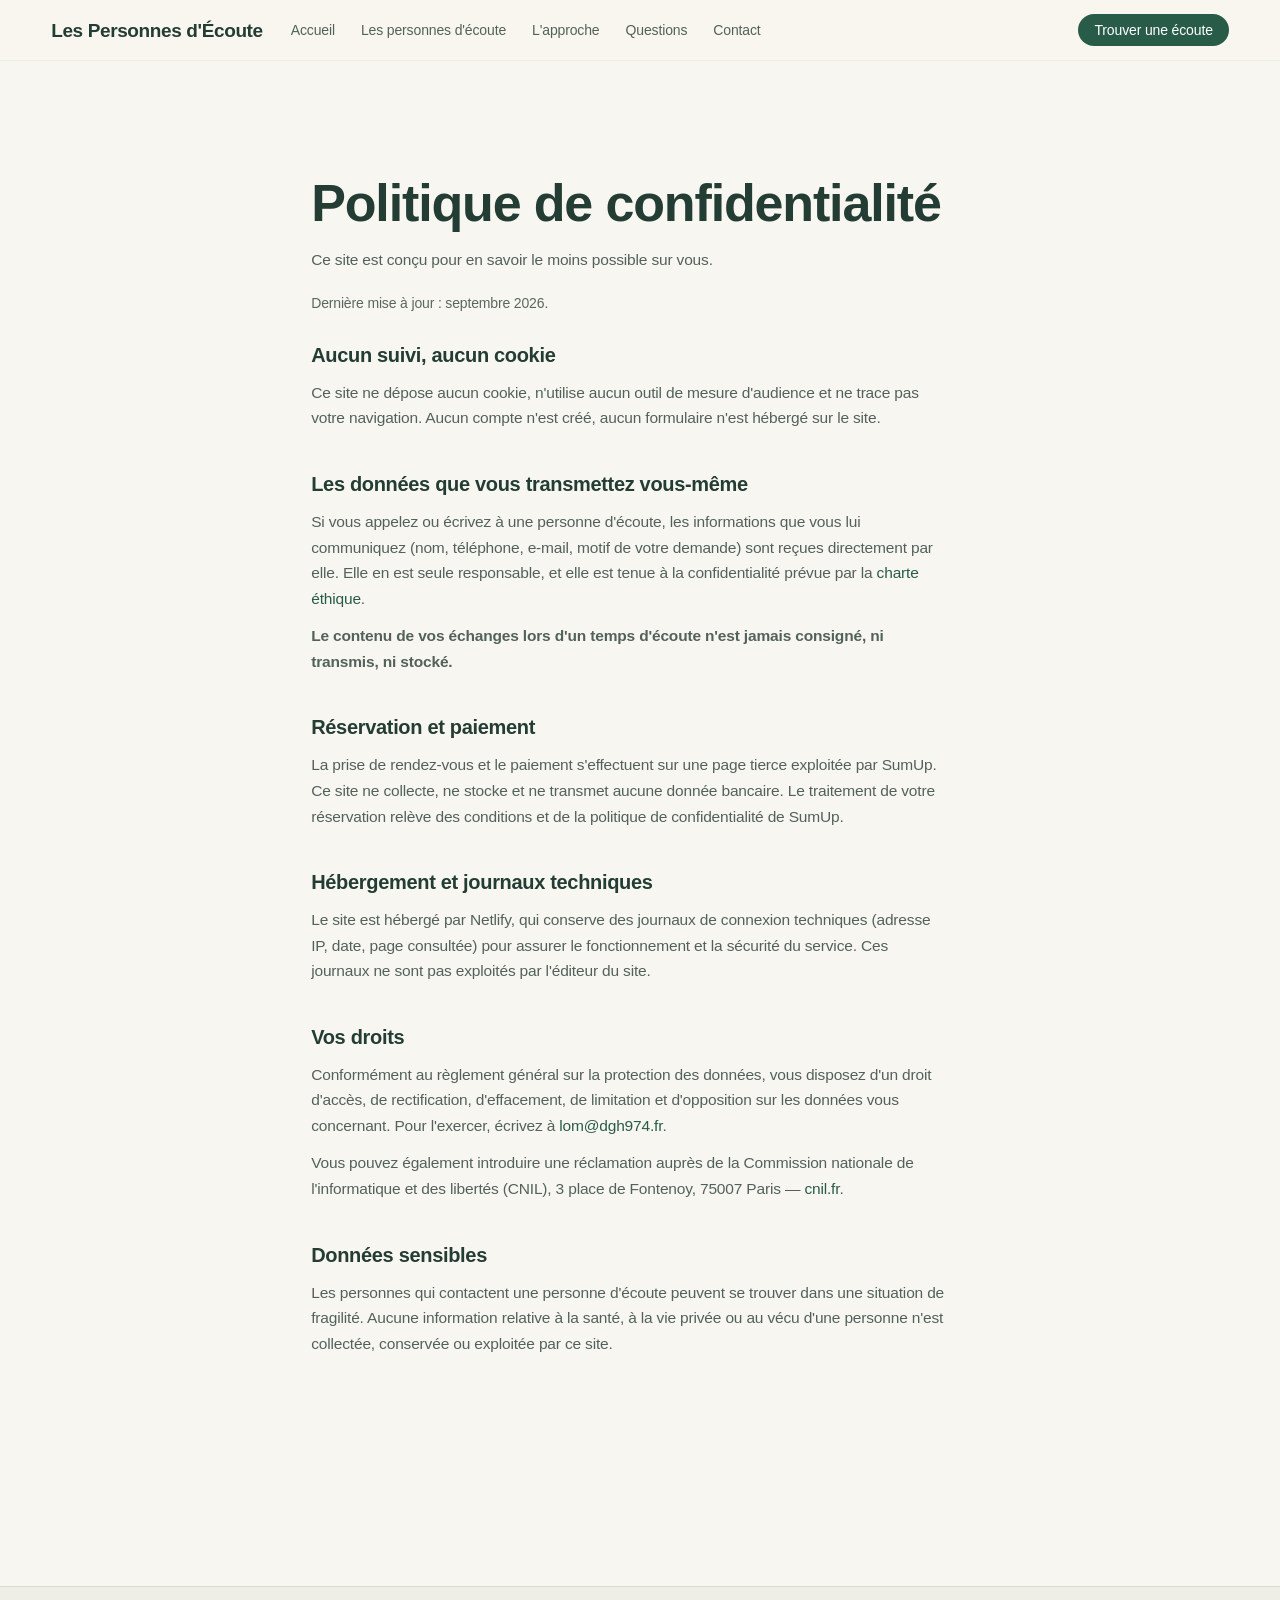
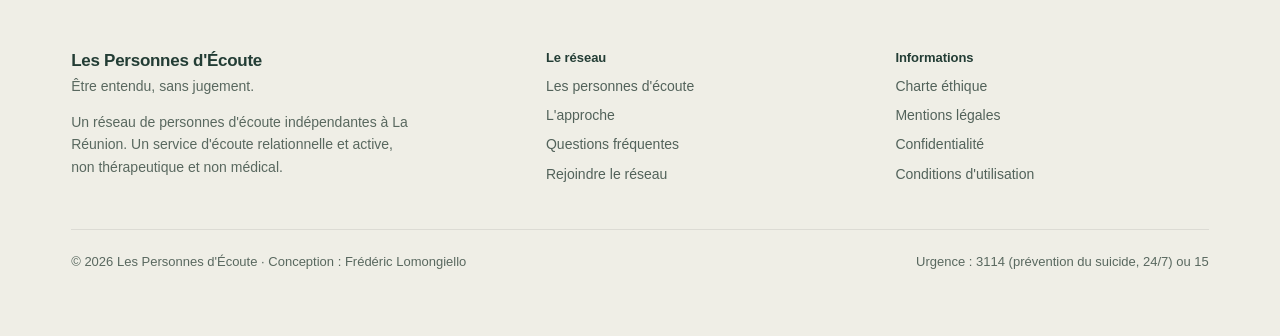
<file: confidentialite.html>
<!doctype html>
<html lang="fr">
<head>
<meta charset="utf-8">
<meta name="viewport" content="width=device-width, initial-scale=1, viewport-fit=cover">
<title>Politique de confidentialité — Les Personnes d'Écoute</title>
<meta name="description" content="Comment le site Les Personnes d'Écoute traite vos données personnelles.">
<meta name="theme-color" content="#F8F6F0">
<!-- URL canonique : remplacer https://www.personnes-ecoute.re par le domaine réel si différent. -->
<link rel="canonical" href="https://www.personnes-ecoute.re/confidentialite.html">
<meta property="og:site_name" content="Les Personnes d'Écoute">
<meta property="og:locale" content="fr_FR">
<meta property="og:type" content="website">
<meta property="og:title" content="Politique de confidentialité — Les Personnes d'Écoute">
<meta property="og:description" content="Comment le site Les Personnes d'Écoute traite vos données personnelles.">
<meta property="og:url" content="https://www.personnes-ecoute.re/confidentialite.html">
<meta property="og:image" content="https://www.personnes-ecoute.re/assets/og-cover.jpg">
<meta property="og:image:width" content="1200">
<meta property="og:image:height" content="630">
<meta name="twitter:card" content="summary_large_image">
<link rel="icon" href="favicon.svg" type="image/svg+xml">
<link rel="apple-touch-icon" href="favicon.svg">
<link rel="stylesheet" href="assets/style.css">
</head>
<body>

  <header class="site-header">
    <a class="brand" href="index.html">Les Personnes d'Écoute</a>
    <nav class="site-nav" aria-label="Navigation principale">
      <a href="index.html">Accueil</a>
      <a href="personnes-ecoute/index.html">Les personnes d'écoute</a>
      <a href="approche.html">L'approche</a>
      <a href="questions.html">Questions</a>
      <a href="contact.html">Contact</a>
    </nav>
    <a class="header-cta" href="personnes-ecoute/index.html">Trouver une écoute</a>
    <button class="menu-toggle" id="menuToggle" aria-expanded="false" aria-controls="mobileMenu" aria-label="Ouvrir le menu">
      <svg width="20" height="20" viewBox="0 0 24 24" fill="none" stroke="currentColor" stroke-width="1.9" stroke-linecap="round"><path d="M4 7h16M4 12h16M4 17h16"/></svg>
    </button>
  </header>

  <div class="mobile-menu" id="mobileMenu" hidden>
    <a href="index.html">Accueil</a>
    <a href="personnes-ecoute/index.html">Les personnes d'écoute</a>
    <a href="approche.html">L'approche</a>
    <a href="questions.html">Questions</a>
    <a href="contact.html">Contact</a>
    <a class="header-cta" href="personnes-ecoute/index.html">Trouver une écoute</a>
  </div>

  <main>

    <section class="wrap narrow stack-lg legal">
      <h1 class="title-lg">Politique de confidentialité</h1>
      <p class="lead" style="margin-top:16px">Ce site est conçu pour en savoir le moins possible sur vous.</p>
      <p class="updated" style="margin-top:20px">Dernière mise à jour : septembre 2026.</p>

      <h2>Aucun suivi, aucun cookie</h2>
      <p>Ce site ne dépose aucun cookie, n'utilise aucun outil de mesure d'audience et ne trace pas votre
        navigation. Aucun compte n'est créé, aucun formulaire n'est hébergé sur le site.</p>

      <h2>Les données que vous transmettez vous-même</h2>
      <p>Si vous appelez ou écrivez à une personne d'écoute, les informations que vous lui communiquez (nom,
        téléphone, e-mail, motif de votre demande) sont reçues directement par elle. Elle en est seule
        responsable, et elle est tenue à la confidentialité prévue par la
        <a href="charte-ethique.html">charte éthique</a>.</p>
      <p><strong>Le contenu de vos échanges lors d'un temps d'écoute n'est jamais consigné, ni transmis, ni
        stocké.</strong></p>

      <h2>Réservation et paiement</h2>
      <p>La prise de rendez-vous et le paiement s'effectuent sur une page tierce exploitée par SumUp. Ce site ne
        collecte, ne stocke et ne transmet aucune donnée bancaire. Le traitement de votre réservation relève des
        conditions et de la politique de confidentialité de SumUp.</p>

      <h2>Hébergement et journaux techniques</h2>
      <p>Le site est hébergé par Netlify, qui conserve des journaux de connexion techniques (adresse IP, date,
        page consultée) pour assurer le fonctionnement et la sécurité du service. Ces journaux ne sont pas
        exploités par l'éditeur du site.</p>

      <h2>Vos droits</h2>
      <p>Conformément au règlement général sur la protection des données, vous disposez d'un droit d'accès, de
        rectification, d'effacement, de limitation et d'opposition sur les données vous concernant. Pour
        l'exercer, écrivez à <a href="mailto:lom@dgh974.fr">lom@dgh974.fr</a>.</p>
      <p>Vous pouvez également introduire une réclamation auprès de la Commission nationale de l'informatique et
        des libertés (CNIL), 3 place de Fontenoy, 75007 Paris — <a href="https://www.cnil.fr" target="_blank"
        rel="noopener">cnil.fr</a>.</p>

      <h2>Données sensibles</h2>
      <p>Les personnes qui contactent une personne d'écoute peuvent se trouver dans une situation de fragilité.
        Aucune information relative à la santé, à la vie privée ou au vécu d'une personne n'est collectée,
        conservée ou exploitée par ce site.</p>
    </section>

  </main>

  <footer class="site-footer">
    <div class="wrap">
      <div class="footer-grid">
        <div>
          <span class="footer-brand">Les Personnes d'Écoute</span>
          <span class="footer-tagline">Être entendu, sans jugement.</span>
          <p class="footer-about">Un réseau de personnes d'écoute indépendantes à La Réunion. Un service d'écoute
            relationnelle et active, non thérapeutique et non médical.</p>
        </div>
        <div class="footer-col">
          <h2 class="footer-h">Le réseau</h2>
          <a href="personnes-ecoute/index.html">Les personnes d'écoute</a>
          <a href="approche.html">L'approche</a>
          <a href="questions.html">Questions fréquentes</a>
          <a href="rejoindre.html">Rejoindre le réseau</a>
        </div>
        <div class="footer-col">
          <h2 class="footer-h">Informations</h2>
          <a href="charte-ethique.html">Charte éthique</a>
          <a href="mentions-legales.html">Mentions légales</a>
          <a href="confidentialite.html">Confidentialité</a>
          <a href="cgu.html">Conditions d'utilisation</a>
        </div>
      </div>
      <div class="footer-bottom">
        <span>© <span data-year></span> Les Personnes d'Écoute · Conception : Frédéric Lomongiello</span>
        <span>Urgence : 3114 (prévention du suicide, 24/7) ou 15</span>
      </div>
    </div>
  </footer>

<script src="assets/app.js"></script>
</body>
</html>
</file>
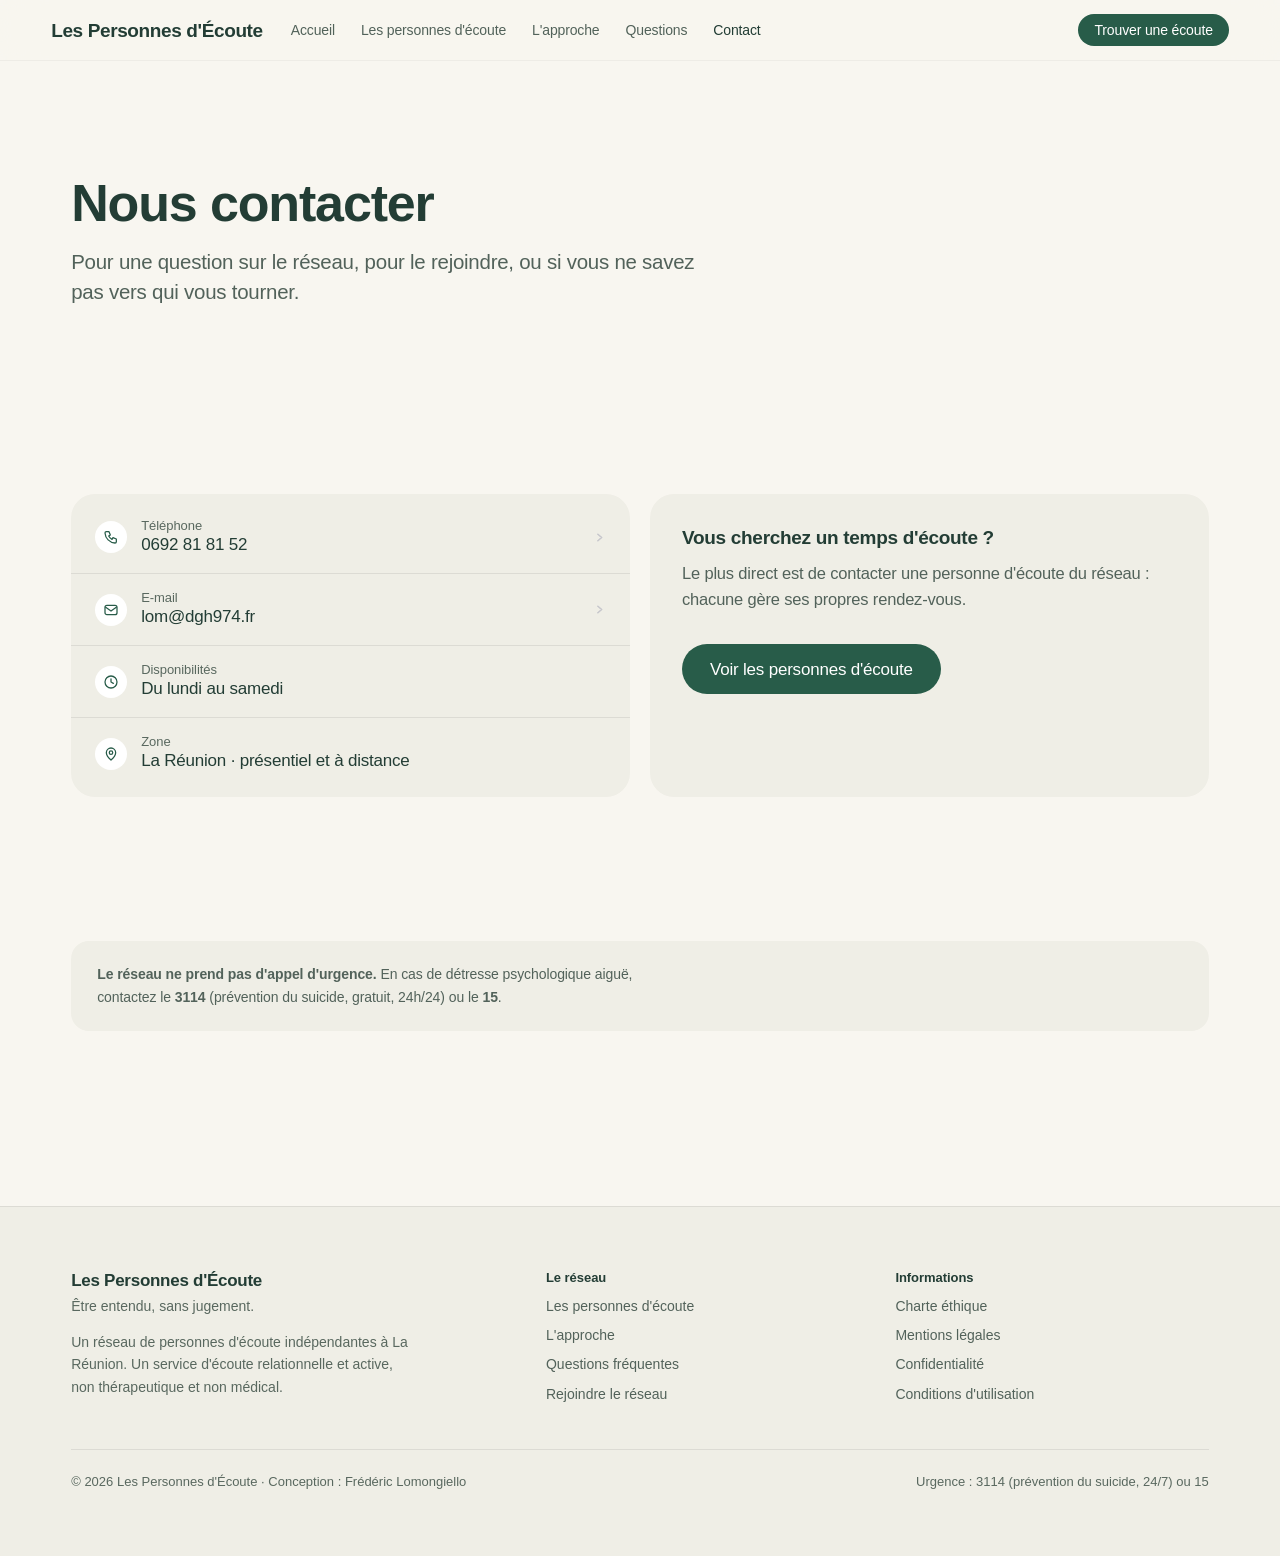
<file: contact.html>
<!doctype html>
<html lang="fr">
<head>
<meta charset="utf-8">
<meta name="viewport" content="width=device-width, initial-scale=1, viewport-fit=cover">
<title>Contact — Les Personnes d'Écoute</title>
<meta name="description" content="Contacter le réseau Les Personnes d'Écoute à La Réunion : téléphone, e-mail, disponibilités.">
<meta name="theme-color" content="#F8F6F0">
<!-- URL canonique : remplacer https://www.personnes-ecoute.re par le domaine réel si différent. -->
<link rel="canonical" href="https://www.personnes-ecoute.re/contact.html">
<meta property="og:site_name" content="Les Personnes d'Écoute">
<meta property="og:locale" content="fr_FR">
<meta property="og:type" content="website">
<meta property="og:title" content="Contact — Les Personnes d'Écoute">
<meta property="og:description" content="Contacter le réseau Les Personnes d'Écoute à La Réunion : téléphone, e-mail, disponibilités.">
<meta property="og:url" content="https://www.personnes-ecoute.re/contact.html">
<meta property="og:image" content="https://www.personnes-ecoute.re/assets/og-cover.jpg">
<meta property="og:image:width" content="1200">
<meta property="og:image:height" content="630">
<meta name="twitter:card" content="summary_large_image">
<link rel="icon" href="favicon.svg" type="image/svg+xml">
<link rel="apple-touch-icon" href="favicon.svg">
<link rel="stylesheet" href="assets/style.css">
</head>
<body>

  <header class="site-header">
    <a class="brand" href="index.html">Les Personnes d'Écoute</a>
    <nav class="site-nav" aria-label="Navigation principale">
      <a href="index.html">Accueil</a>
      <a href="personnes-ecoute/index.html">Les personnes d'écoute</a>
      <a href="approche.html">L'approche</a>
      <a href="questions.html">Questions</a>
      <a href="contact.html" aria-current="page">Contact</a>
    </nav>
    <a class="header-cta" href="personnes-ecoute/index.html">Trouver une écoute</a>
    <button class="menu-toggle" id="menuToggle" aria-expanded="false" aria-controls="mobileMenu" aria-label="Ouvrir le menu">
      <svg width="20" height="20" viewBox="0 0 24 24" fill="none" stroke="currentColor" stroke-width="1.9" stroke-linecap="round"><path d="M4 7h16M4 12h16M4 17h16"/></svg>
    </button>
  </header>

  <div class="mobile-menu" id="mobileMenu" hidden>
    <a href="index.html">Accueil</a>
    <a href="personnes-ecoute/index.html">Les personnes d'écoute</a>
    <a href="approche.html">L'approche</a>
    <a href="questions.html">Questions</a>
    <a href="contact.html" aria-current="page">Contact</a>
    <a class="header-cta" href="personnes-ecoute/index.html">Trouver une écoute</a>
  </div>

  <main>

    <section class="wrap stack-lg">
      <h1 class="title-lg">Nous contacter</h1>
      <p class="lead" style="margin-top:16px">Pour une question sur le réseau, pour le rejoindre, ou si vous ne
        savez pas vers qui vous tourner.</p>
    </section>

    <section class="wrap stack-md">
      <div class="grid grid-2">
        <div class="rows">
          <a class="row" href="tel:+262692818152">
            <span class="icon"><svg width="16" height="16" viewBox="0 0 24 24" fill="none" stroke="currentColor" stroke-width="1.9" stroke-linejoin="round"><path d="M5 4h4l2 5-2.5 1.5a12 12 0 0 0 5 5L15 13l5 2v4a2 2 0 0 1-2 2A16 16 0 0 1 3 6a2 2 0 0 1 2-2z"/></svg></span>
            <span class="lines"><span class="label">Téléphone</span><span class="value">0692 81 81 52</span></span>
            <svg class="chev" width="13" height="13" viewBox="0 0 24 24" fill="none" stroke="currentColor" stroke-width="3" stroke-linecap="round" stroke-linejoin="round"><path d="m9 6 7 6-7 6"/></svg>
          </a>
          <a class="row" href="mailto:lom@dgh974.fr">
            <span class="icon"><svg width="16" height="16" viewBox="0 0 24 24" fill="none" stroke="currentColor" stroke-width="1.9"><rect x="3" y="5" width="18" height="14" rx="3"/><path d="m3.5 7.5 8.5 6 8.5-6"/></svg></span>
            <span class="lines"><span class="label">E-mail</span><span class="value">lom@dgh974.fr</span></span>
            <svg class="chev" width="13" height="13" viewBox="0 0 24 24" fill="none" stroke="currentColor" stroke-width="3" stroke-linecap="round" stroke-linejoin="round"><path d="m9 6 7 6-7 6"/></svg>
          </a>
          <div class="row">
            <span class="icon"><svg width="16" height="16" viewBox="0 0 24 24" fill="none" stroke="currentColor" stroke-width="1.9" stroke-linecap="round"><circle cx="12" cy="12" r="9"/><path d="M12 7.5V12l3.5 2"/></svg></span>
            <span class="lines"><span class="label">Disponibilités</span><span class="value">Du lundi au samedi</span></span>
          </div>
          <div class="row">
            <span class="icon"><svg width="16" height="16" viewBox="0 0 24 24" fill="none" stroke="currentColor" stroke-width="1.9" stroke-linejoin="round"><path d="M12 21s7-6.1 7-11a7 7 0 1 0-14 0c0 4.9 7 11 7 11z"/><circle cx="12" cy="10" r="2.6"/></svg></span>
            <span class="lines"><span class="label">Zone</span><span class="value">La Réunion · présentiel et à distance</span></span>
          </div>
        </div>

        <div class="card">
          <h2 class="title-sm">Vous cherchez un temps d'écoute ?</h2>
          <p class="body" style="margin-top:10px">Le plus direct est de contacter une personne d'écoute du réseau :
            chacune gère ses propres rendez-vous.</p>
          <div class="btn-row">
            <a class="btn btn-primary" href="personnes-ecoute/index.html">Voir les personnes d'écoute</a>
          </div>
        </div>
      </div>
    </section>

    <section class="wrap stack-md">
      <div class="notice-box">
        <p class="notice"><b>Le réseau ne prend pas d'appel d'urgence.</b> En cas de détresse psychologique aiguë,
          contactez le <b>3114</b> (prévention du suicide, gratuit, 24h/24) ou le <b>15</b>.</p>
      </div>
    </section>

  </main>

  <footer class="site-footer">
    <div class="wrap">
      <div class="footer-grid">
        <div>
          <span class="footer-brand">Les Personnes d'Écoute</span>
          <span class="footer-tagline">Être entendu, sans jugement.</span>
          <p class="footer-about">Un réseau de personnes d'écoute indépendantes à La Réunion. Un service d'écoute
            relationnelle et active, non thérapeutique et non médical.</p>
        </div>
        <div class="footer-col">
          <h2 class="footer-h">Le réseau</h2>
          <a href="personnes-ecoute/index.html">Les personnes d'écoute</a>
          <a href="approche.html">L'approche</a>
          <a href="questions.html">Questions fréquentes</a>
          <a href="rejoindre.html">Rejoindre le réseau</a>
        </div>
        <div class="footer-col">
          <h2 class="footer-h">Informations</h2>
          <a href="charte-ethique.html">Charte éthique</a>
          <a href="mentions-legales.html">Mentions légales</a>
          <a href="confidentialite.html">Confidentialité</a>
          <a href="cgu.html">Conditions d'utilisation</a>
        </div>
      </div>
      <div class="footer-bottom">
        <span>© <span data-year></span> Les Personnes d'Écoute · Conception : Frédéric Lomongiello</span>
        <span>Urgence : 3114 (prévention du suicide, 24/7) ou 15</span>
      </div>
    </div>
  </footer>

<script src="assets/app.js"></script>
</body>
</html>
</file>
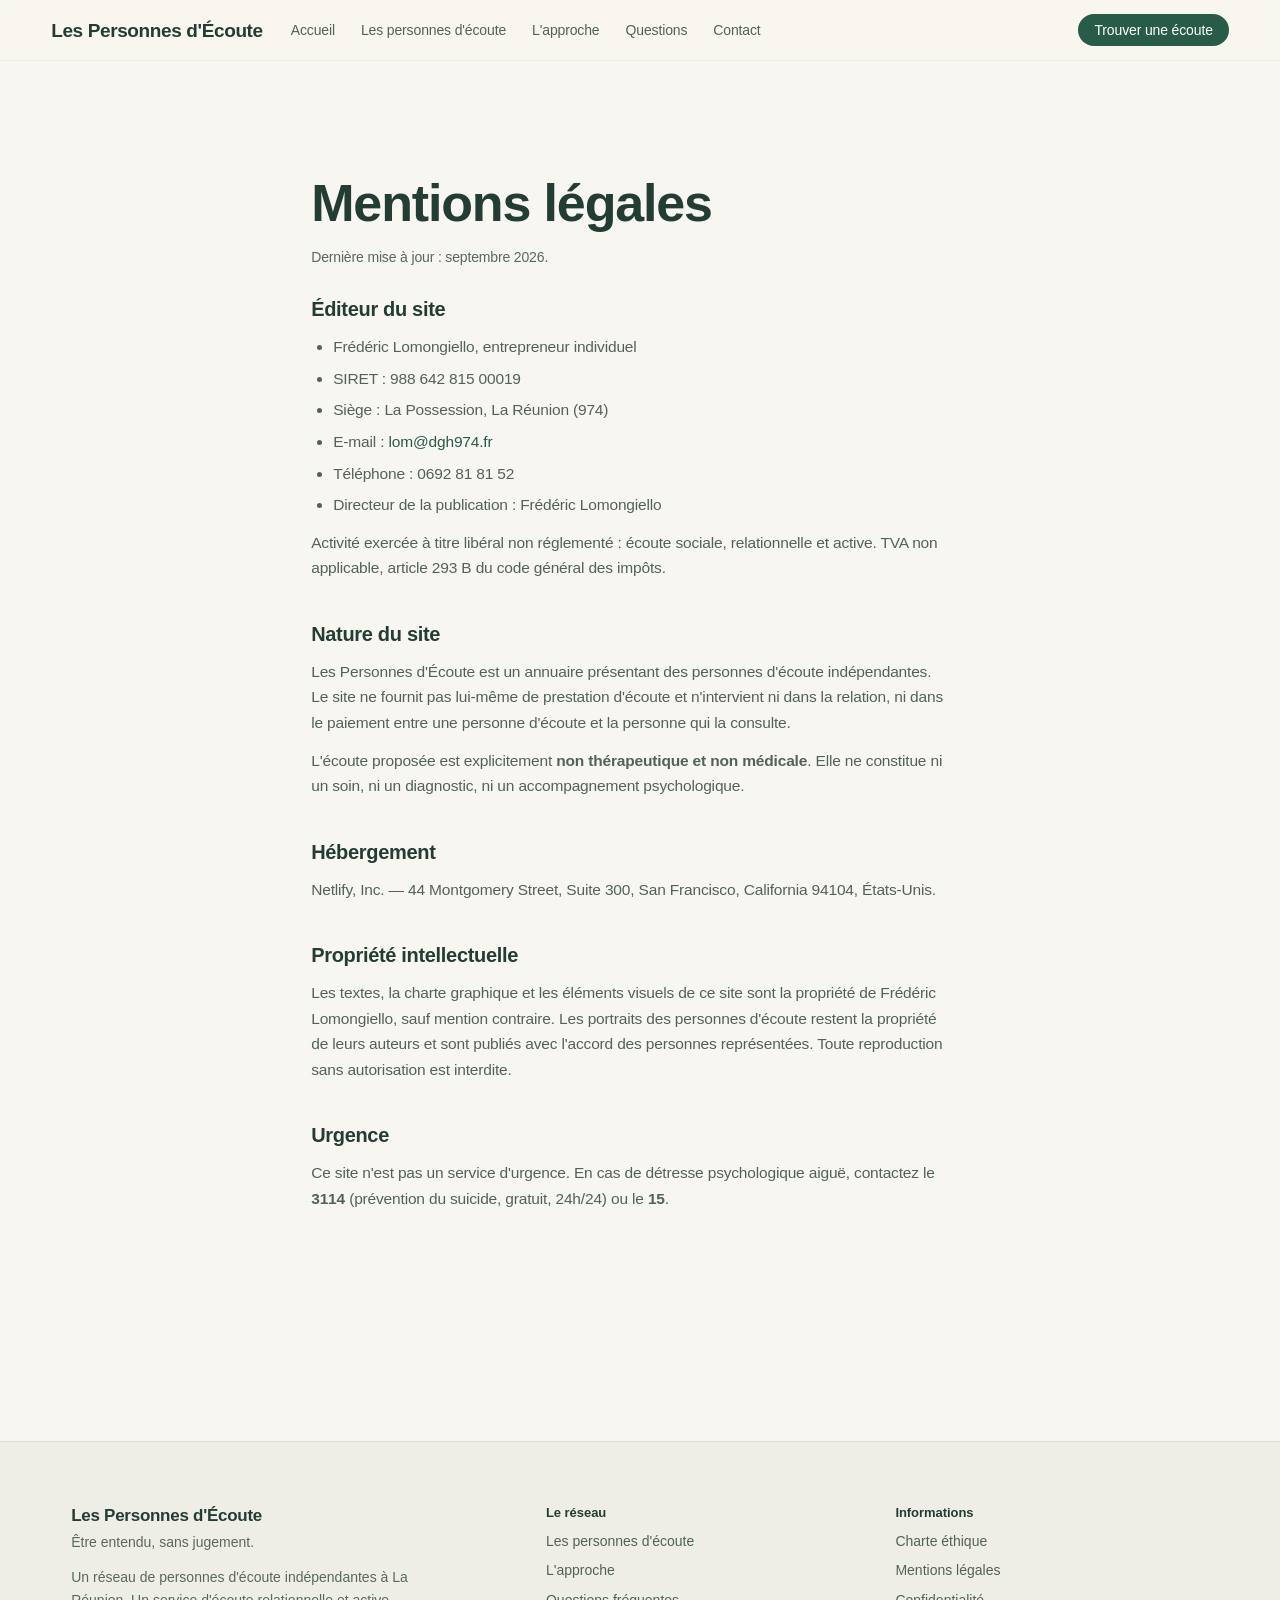
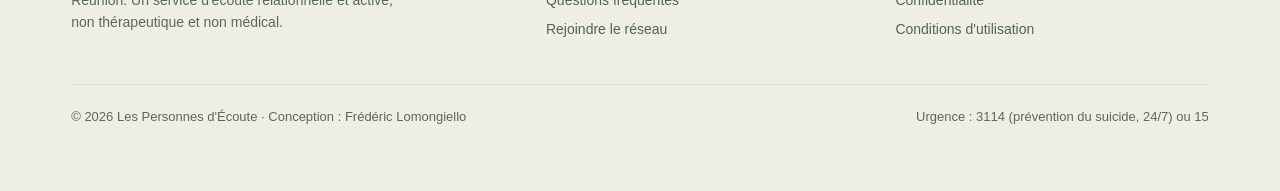
<file: mentions-legales.html>
<!doctype html>
<html lang="fr">
<head>
<meta charset="utf-8">
<meta name="viewport" content="width=device-width, initial-scale=1, viewport-fit=cover">
<title>Mentions légales — Les Personnes d'Écoute</title>
<meta name="description" content="Mentions légales du site Les Personnes d'Écoute.">
<meta name="theme-color" content="#F8F6F0">
<!-- URL canonique : remplacer https://www.personnes-ecoute.re par le domaine réel si différent. -->
<link rel="canonical" href="https://www.personnes-ecoute.re/mentions-legales.html">
<meta property="og:site_name" content="Les Personnes d'Écoute">
<meta property="og:locale" content="fr_FR">
<meta property="og:type" content="website">
<meta property="og:title" content="Mentions légales — Les Personnes d'Écoute">
<meta property="og:description" content="Mentions légales du site Les Personnes d'Écoute.">
<meta property="og:url" content="https://www.personnes-ecoute.re/mentions-legales.html">
<meta property="og:image" content="https://www.personnes-ecoute.re/assets/og-cover.jpg">
<meta property="og:image:width" content="1200">
<meta property="og:image:height" content="630">
<meta name="twitter:card" content="summary_large_image">
<link rel="icon" href="favicon.svg" type="image/svg+xml">
<link rel="apple-touch-icon" href="favicon.svg">
<link rel="stylesheet" href="assets/style.css">
</head>
<body>

  <header class="site-header">
    <a class="brand" href="index.html">Les Personnes d'Écoute</a>
    <nav class="site-nav" aria-label="Navigation principale">
      <a href="index.html">Accueil</a>
      <a href="personnes-ecoute/index.html">Les personnes d'écoute</a>
      <a href="approche.html">L'approche</a>
      <a href="questions.html">Questions</a>
      <a href="contact.html">Contact</a>
    </nav>
    <a class="header-cta" href="personnes-ecoute/index.html">Trouver une écoute</a>
    <button class="menu-toggle" id="menuToggle" aria-expanded="false" aria-controls="mobileMenu" aria-label="Ouvrir le menu">
      <svg width="20" height="20" viewBox="0 0 24 24" fill="none" stroke="currentColor" stroke-width="1.9" stroke-linecap="round"><path d="M4 7h16M4 12h16M4 17h16"/></svg>
    </button>
  </header>

  <div class="mobile-menu" id="mobileMenu" hidden>
    <a href="index.html">Accueil</a>
    <a href="personnes-ecoute/index.html">Les personnes d'écoute</a>
    <a href="approche.html">L'approche</a>
    <a href="questions.html">Questions</a>
    <a href="contact.html">Contact</a>
    <a class="header-cta" href="personnes-ecoute/index.html">Trouver une écoute</a>
  </div>

  <main>

    <section class="wrap narrow stack-lg legal">
      <h1 class="title-lg">Mentions légales</h1>
      <p class="updated" style="margin-top:16px">Dernière mise à jour : septembre 2026.</p>

      <h2>Éditeur du site</h2>
      <ul>
        <li>Frédéric Lomongiello, entrepreneur individuel</li>
        <li>SIRET : 988 642 815 00019</li>
        <li>Siège : La Possession, La Réunion (974)</li>
        <li>E-mail : <a href="mailto:lom@dgh974.fr">lom@dgh974.fr</a></li>
        <li>Téléphone : 0692 81 81 52</li>
        <li>Directeur de la publication : Frédéric Lomongiello</li>
      </ul>
      <p>Activité exercée à titre libéral non réglementé : écoute sociale, relationnelle et active. TVA non
        applicable, article 293 B du code général des impôts.</p>

      <h2>Nature du site</h2>
      <p>Les Personnes d'Écoute est un annuaire présentant des personnes d'écoute indépendantes. Le site ne
        fournit pas lui-même de prestation d'écoute et n'intervient ni dans la relation, ni dans le paiement entre
        une personne d'écoute et la personne qui la consulte.</p>
      <p>L'écoute proposée est explicitement <strong>non thérapeutique et non médicale</strong>. Elle ne constitue
        ni un soin, ni un diagnostic, ni un accompagnement psychologique.</p>

      <h2>Hébergement</h2>
      <p>Netlify, Inc. — 44 Montgomery Street, Suite 300, San Francisco, California 94104, États-Unis.</p>

      <h2>Propriété intellectuelle</h2>
      <p>Les textes, la charte graphique et les éléments visuels de ce site sont la propriété de Frédéric
        Lomongiello, sauf mention contraire. Les portraits des personnes d'écoute restent la propriété de leurs
        auteurs et sont publiés avec l'accord des personnes représentées. Toute reproduction sans autorisation
        est interdite.</p>

      <h2>Urgence</h2>
      <p>Ce site n'est pas un service d'urgence. En cas de détresse psychologique aiguë, contactez le
        <strong>3114</strong> (prévention du suicide, gratuit, 24h/24) ou le <strong>15</strong>.</p>
    </section>

  </main>

  <footer class="site-footer">
    <div class="wrap">
      <div class="footer-grid">
        <div>
          <span class="footer-brand">Les Personnes d'Écoute</span>
          <span class="footer-tagline">Être entendu, sans jugement.</span>
          <p class="footer-about">Un réseau de personnes d'écoute indépendantes à La Réunion. Un service d'écoute
            relationnelle et active, non thérapeutique et non médical.</p>
        </div>
        <div class="footer-col">
          <h2 class="footer-h">Le réseau</h2>
          <a href="personnes-ecoute/index.html">Les personnes d'écoute</a>
          <a href="approche.html">L'approche</a>
          <a href="questions.html">Questions fréquentes</a>
          <a href="rejoindre.html">Rejoindre le réseau</a>
        </div>
        <div class="footer-col">
          <h2 class="footer-h">Informations</h2>
          <a href="charte-ethique.html">Charte éthique</a>
          <a href="mentions-legales.html">Mentions légales</a>
          <a href="confidentialite.html">Confidentialité</a>
          <a href="cgu.html">Conditions d'utilisation</a>
        </div>
      </div>
      <div class="footer-bottom">
        <span>© <span data-year></span> Les Personnes d'Écoute · Conception : Frédéric Lomongiello</span>
        <span>Urgence : 3114 (prévention du suicide, 24/7) ou 15</span>
      </div>
    </div>
  </footer>

<script src="assets/app.js"></script>
</body>
</html>
</file>
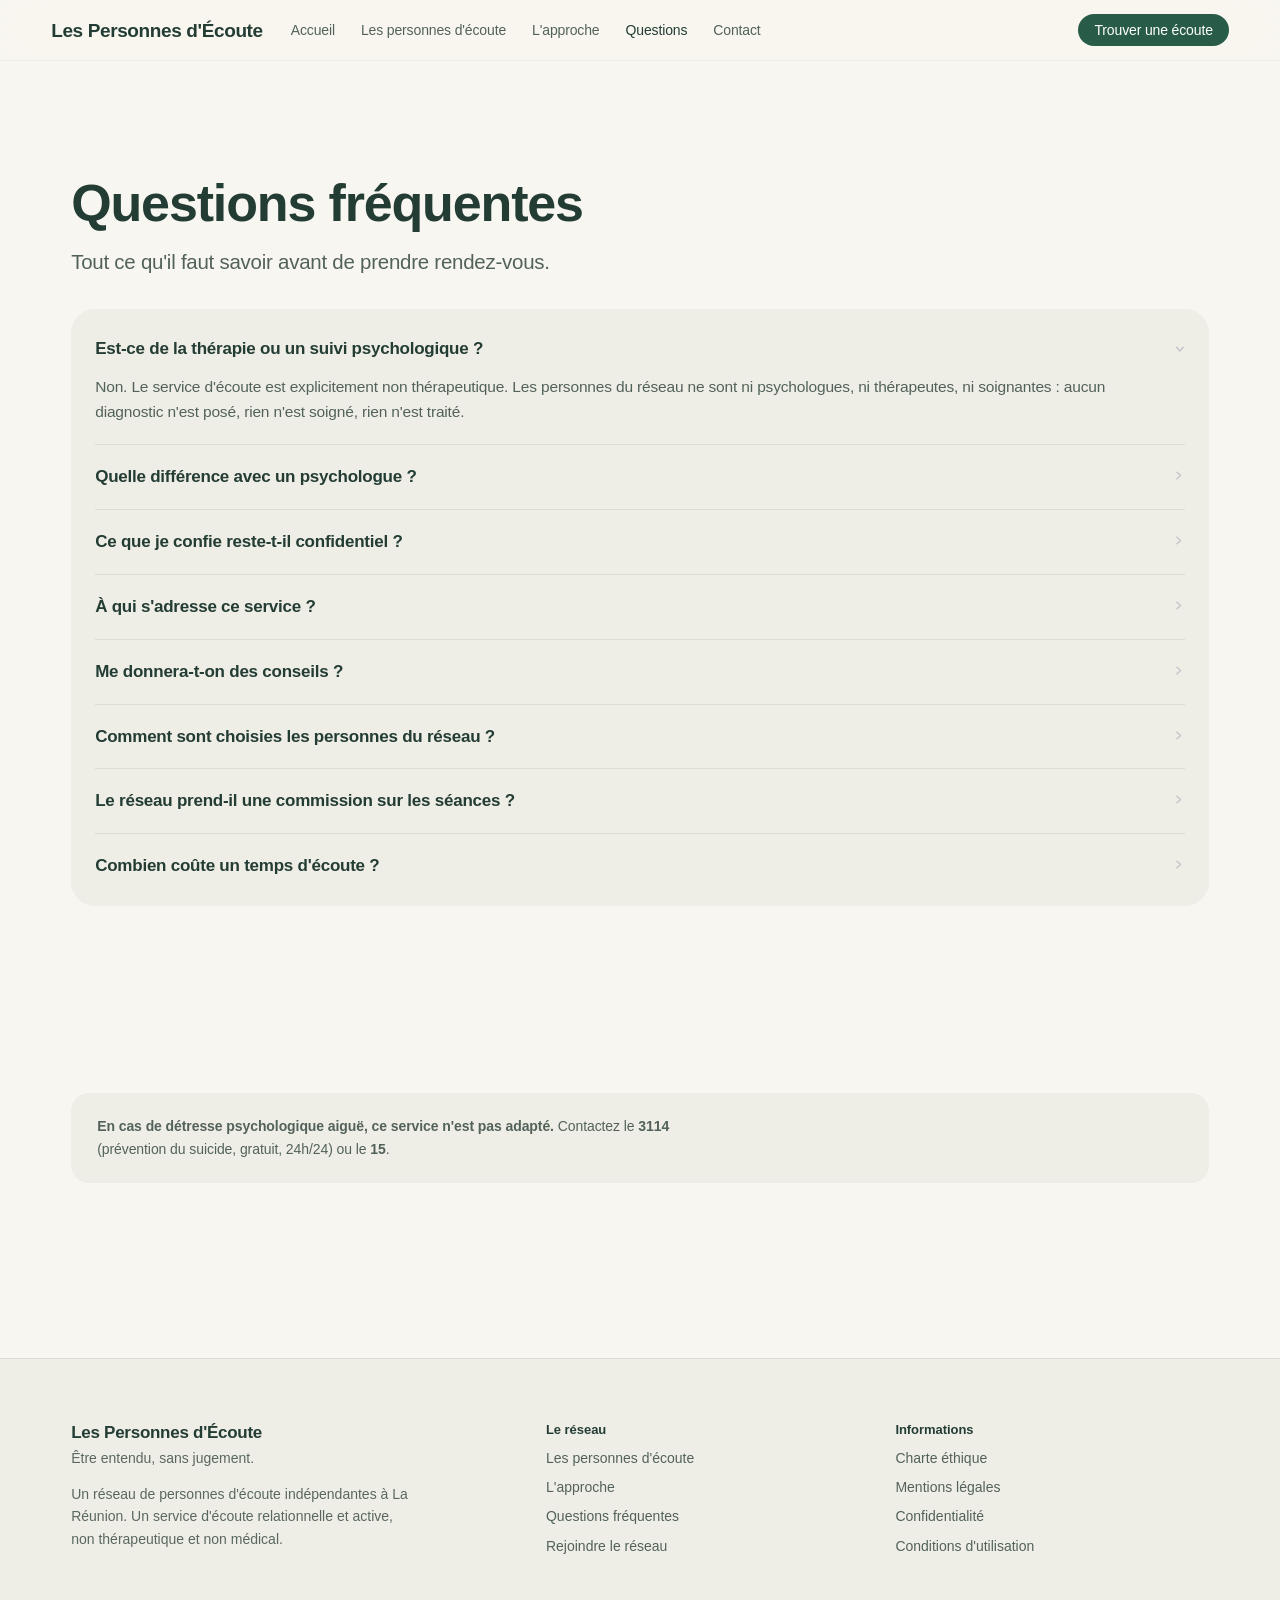
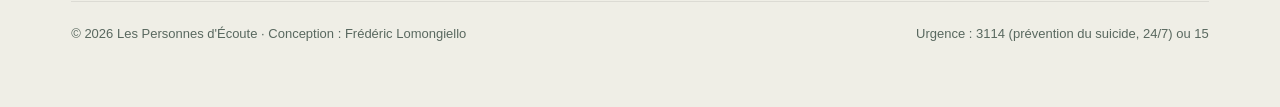
<file: questions.html>
<!doctype html>
<html lang="fr">
<head>
<meta charset="utf-8">
<meta name="viewport" content="width=device-width, initial-scale=1, viewport-fit=cover">
<title>Questions fréquentes — Les Personnes d'Écoute</title>
<meta name="description" content="Est-ce de la thérapie ? Est-ce confidentiel ? À qui s'adresse l'écoute ? Les réponses aux questions les plus fréquentes.">
<meta name="theme-color" content="#F8F6F0">
<!-- URL canonique : remplacer https://www.personnes-ecoute.re par le domaine réel si différent. -->
<link rel="canonical" href="https://www.personnes-ecoute.re/questions.html">
<meta property="og:site_name" content="Les Personnes d'Écoute">
<meta property="og:locale" content="fr_FR">
<meta property="og:type" content="website">
<meta property="og:title" content="Questions fréquentes — Les Personnes d'Écoute">
<meta property="og:description" content="Est-ce de la thérapie ? Est-ce confidentiel ? À qui s'adresse l'écoute ? Les réponses aux questions les plus fréquentes.">
<meta property="og:url" content="https://www.personnes-ecoute.re/questions.html">
<meta property="og:image" content="https://www.personnes-ecoute.re/assets/og-cover.jpg">
<meta property="og:image:width" content="1200">
<meta property="og:image:height" content="630">
<meta name="twitter:card" content="summary_large_image">
<script type="application/ld+json">
{
  "@context": "https://schema.org",
  "@type": "FAQPage",
  "mainEntity": [
    { "@type": "Question", "name": "Est-ce de la thérapie ou un suivi psychologique ?", "acceptedAnswer": { "@type": "Answer", "text": "Non. Le service d'écoute est explicitement non thérapeutique. Les personnes du réseau ne sont ni psychologues, ni thérapeutes, ni soignantes : aucun diagnostic n'est posé, rien n'est soigné, rien n'est traité." } },
    { "@type": "Question", "name": "Quelle différence avec un psychologue ?", "acceptedAnswer": { "@type": "Answer", "text": "Le psychologue soigne, analyse et interprète dans un cadre clinique. Ici, il n'y a ni analyse, ni interprétation, ni objectif de changement : seulement une écoute authentique et une présence entière." } },
    { "@type": "Question", "name": "Ce que je confie reste-t-il confidentiel ?", "acceptedAnswer": { "@type": "Answer", "text": "Oui. La confidentialité est absolue : ce qui est dit ne sort pas. Aucun compte rendu, aucun dossier transmis, aucune coordination avec un tiers sur votre situation. C'est un engagement de la charte du réseau." } },
    { "@type": "Question", "name": "À qui s'adresse ce service ?", "acceptedAnswer": { "@type": "Answer", "text": "À toute personne qui ressent le besoin de parler : un poids à déposer, une traversée difficile, ou simplement l'envie d'être entendue. Aucun prérequis, aucun bon motif à justifier." } },
    { "@type": "Question", "name": "Me donnera-t-on des conseils ?", "acceptedAnswer": { "@type": "Answer", "text": "Non, par principe : la personne d'écoute ne conseille pas, ne soigne pas, n'oriente pas. La seule exception : si vous le demandez explicitement vous-même." } },
    { "@type": "Question", "name": "Comment sont choisies les personnes du réseau ?", "acceptedAnswer": { "@type": "Answer", "text": "Chaque personne d'écoute est rencontrée, accompagnée dans son installation à son compte, et adhère à la charte éthique du réseau. Une personne qui ne respecterait plus la charte est retirée de l'annuaire." } },
    { "@type": "Question", "name": "Le réseau prend-il une commission sur les séances ?", "acceptedAnswer": { "@type": "Answer", "text": "Non. Chaque personne d'écoute fixe librement ses tarifs et encaisse directement ses honoraires. Le réseau ne perçoit aucune commission et n'intervient jamais dans la relation entre vous et la personne que vous consultez." } },
    { "@type": "Question", "name": "Combien coûte un temps d'écoute ?", "acceptedAnswer": { "@type": "Answer", "text": "Le tarif est fixé librement par chaque personne d'écoute et indiqué sur sa page de réservation. Il n'y a pas de tarif imposé par le réseau." } }
  ]
}
</script>
<link rel="icon" href="favicon.svg" type="image/svg+xml">
<link rel="apple-touch-icon" href="favicon.svg">
<link rel="stylesheet" href="assets/style.css">
</head>
<body>

  <header class="site-header">
    <a class="brand" href="index.html">Les Personnes d'Écoute</a>
    <nav class="site-nav" aria-label="Navigation principale">
      <a href="index.html">Accueil</a>
      <a href="personnes-ecoute/index.html">Les personnes d'écoute</a>
      <a href="approche.html">L'approche</a>
      <a href="questions.html" aria-current="page">Questions</a>
      <a href="contact.html">Contact</a>
    </nav>
    <a class="header-cta" href="personnes-ecoute/index.html">Trouver une écoute</a>
    <button class="menu-toggle" id="menuToggle" aria-expanded="false" aria-controls="mobileMenu" aria-label="Ouvrir le menu">
      <svg width="20" height="20" viewBox="0 0 24 24" fill="none" stroke="currentColor" stroke-width="1.9" stroke-linecap="round"><path d="M4 7h16M4 12h16M4 17h16"/></svg>
    </button>
  </header>

  <div class="mobile-menu" id="mobileMenu" hidden>
    <a href="index.html">Accueil</a>
    <a href="personnes-ecoute/index.html">Les personnes d'écoute</a>
    <a href="approche.html">L'approche</a>
    <a href="questions.html" aria-current="page">Questions</a>
    <a href="contact.html">Contact</a>
    <a class="header-cta" href="personnes-ecoute/index.html">Trouver une écoute</a>
  </div>

  <main>

    <section class="wrap stack-lg">
      <h1 class="title-lg">Questions fréquentes</h1>
      <p class="lead" style="margin-top:16px">Tout ce qu'il faut savoir avant de prendre rendez-vous.</p>

      <div class="rows" style="margin-top:32px">
        <div class="faq-item is-open">
          <button aria-expanded="true">Est-ce de la thérapie ou un suivi psychologique ?<span class="chevron"><svg width="13" height="13" viewBox="0 0 24 24" fill="none" stroke="currentColor" stroke-width="3" stroke-linecap="round" stroke-linejoin="round"><path d="m9 6 7 6-7 6"/></svg></span></button>
          <p class="faq-answer">Non. Le service d'écoute est explicitement non thérapeutique. Les personnes du réseau ne sont ni psychologues, ni thérapeutes, ni soignantes : aucun diagnostic n'est posé, rien n'est soigné, rien n'est traité.</p>
        </div>
        <div class="faq-item">
          <button aria-expanded="false">Quelle différence avec un psychologue ?<span class="chevron"><svg width="13" height="13" viewBox="0 0 24 24" fill="none" stroke="currentColor" stroke-width="3" stroke-linecap="round" stroke-linejoin="round"><path d="m9 6 7 6-7 6"/></svg></span></button>
          <p class="faq-answer">Le psychologue soigne, analyse et interprète dans un cadre clinique. Ici, il n'y a ni analyse, ni interprétation, ni objectif de changement : seulement une écoute authentique et une présence entière.</p>
        </div>
        <div class="faq-item">
          <button aria-expanded="false">Ce que je confie reste-t-il confidentiel ?<span class="chevron"><svg width="13" height="13" viewBox="0 0 24 24" fill="none" stroke="currentColor" stroke-width="3" stroke-linecap="round" stroke-linejoin="round"><path d="m9 6 7 6-7 6"/></svg></span></button>
          <p class="faq-answer">Oui. La confidentialité est absolue : ce qui est dit ne sort pas. Aucun compte rendu, aucun dossier transmis, aucune coordination avec un tiers sur votre situation. C'est un engagement de la charte du réseau.</p>
        </div>
        <div class="faq-item">
          <button aria-expanded="false">À qui s'adresse ce service ?<span class="chevron"><svg width="13" height="13" viewBox="0 0 24 24" fill="none" stroke="currentColor" stroke-width="3" stroke-linecap="round" stroke-linejoin="round"><path d="m9 6 7 6-7 6"/></svg></span></button>
          <p class="faq-answer">À toute personne qui ressent le besoin de parler : un poids à déposer, une traversée difficile, ou simplement l'envie d'être entendue. Aucun prérequis, aucun bon motif à justifier.</p>
        </div>
        <div class="faq-item">
          <button aria-expanded="false">Me donnera-t-on des conseils ?<span class="chevron"><svg width="13" height="13" viewBox="0 0 24 24" fill="none" stroke="currentColor" stroke-width="3" stroke-linecap="round" stroke-linejoin="round"><path d="m9 6 7 6-7 6"/></svg></span></button>
          <p class="faq-answer">Non. La personne d'écoute accueille votre parole sans donner de conseil ni proposer de solution. Ce temps vous appartient.</p>
        </div>
        <div class="faq-item">
          <button aria-expanded="false">Comment sont choisies les personnes du réseau ?<span class="chevron"><svg width="13" height="13" viewBox="0 0 24 24" fill="none" stroke="currentColor" stroke-width="3" stroke-linecap="round" stroke-linejoin="round"><path d="m9 6 7 6-7 6"/></svg></span></button>
          <p class="faq-answer">Chaque personne d'écoute est rencontrée, accompagnée dans son installation à son compte, et adhère à la charte éthique du réseau. Une personne qui ne respecterait plus la charte est retirée de l'annuaire.</p>
        </div>
        <div class="faq-item">
          <button aria-expanded="false">Le réseau prend-il une commission sur les séances ?<span class="chevron"><svg width="13" height="13" viewBox="0 0 24 24" fill="none" stroke="currentColor" stroke-width="3" stroke-linecap="round" stroke-linejoin="round"><path d="m9 6 7 6-7 6"/></svg></span></button>
          <p class="faq-answer">Non. Chaque personne d'écoute fixe librement ses tarifs et encaisse directement ses honoraires. Le réseau ne perçoit aucune commission et n'intervient jamais dans la relation entre vous et la personne que vous consultez.</p>
        </div>
        <div class="faq-item">
          <button aria-expanded="false">Combien coûte un temps d'écoute ?<span class="chevron"><svg width="13" height="13" viewBox="0 0 24 24" fill="none" stroke="currentColor" stroke-width="3" stroke-linecap="round" stroke-linejoin="round"><path d="m9 6 7 6-7 6"/></svg></span></button>
          <p class="faq-answer">Le tarif est fixé librement par chaque personne d'écoute et indiqué sur sa page de réservation. Il n'y a pas de tarif imposé par le réseau.</p>
        </div>
      </div>
    </section>

    <section class="wrap stack-md">
      <div class="notice-box">
        <p class="notice"><b>En cas de détresse psychologique aiguë, ce service n'est pas adapté.</b> Contactez le
          <b>3114</b> (prévention du suicide, gratuit, 24h/24) ou le <b>15</b>.</p>
      </div>
    </section>

  </main>

  <footer class="site-footer">
    <div class="wrap">
      <div class="footer-grid">
        <div>
          <span class="footer-brand">Les Personnes d'Écoute</span>
          <span class="footer-tagline">Être entendu, sans jugement.</span>
          <p class="footer-about">Un réseau de personnes d'écoute indépendantes à La Réunion. Un service d'écoute
            relationnelle et active, non thérapeutique et non médical.</p>
        </div>
        <div class="footer-col">
          <h2 class="footer-h">Le réseau</h2>
          <a href="personnes-ecoute/index.html">Les personnes d'écoute</a>
          <a href="approche.html">L'approche</a>
          <a href="questions.html">Questions fréquentes</a>
          <a href="rejoindre.html">Rejoindre le réseau</a>
        </div>
        <div class="footer-col">
          <h2 class="footer-h">Informations</h2>
          <a href="charte-ethique.html">Charte éthique</a>
          <a href="mentions-legales.html">Mentions légales</a>
          <a href="confidentialite.html">Confidentialité</a>
          <a href="cgu.html">Conditions d'utilisation</a>
        </div>
      </div>
      <div class="footer-bottom">
        <span>© <span data-year></span> Les Personnes d'Écoute · Conception : Frédéric Lomongiello</span>
        <span>Urgence : 3114 (prévention du suicide, 24/7) ou 15</span>
      </div>
    </div>
  </footer>

<script src="assets/app.js"></script>
</body>
</html>
</file>
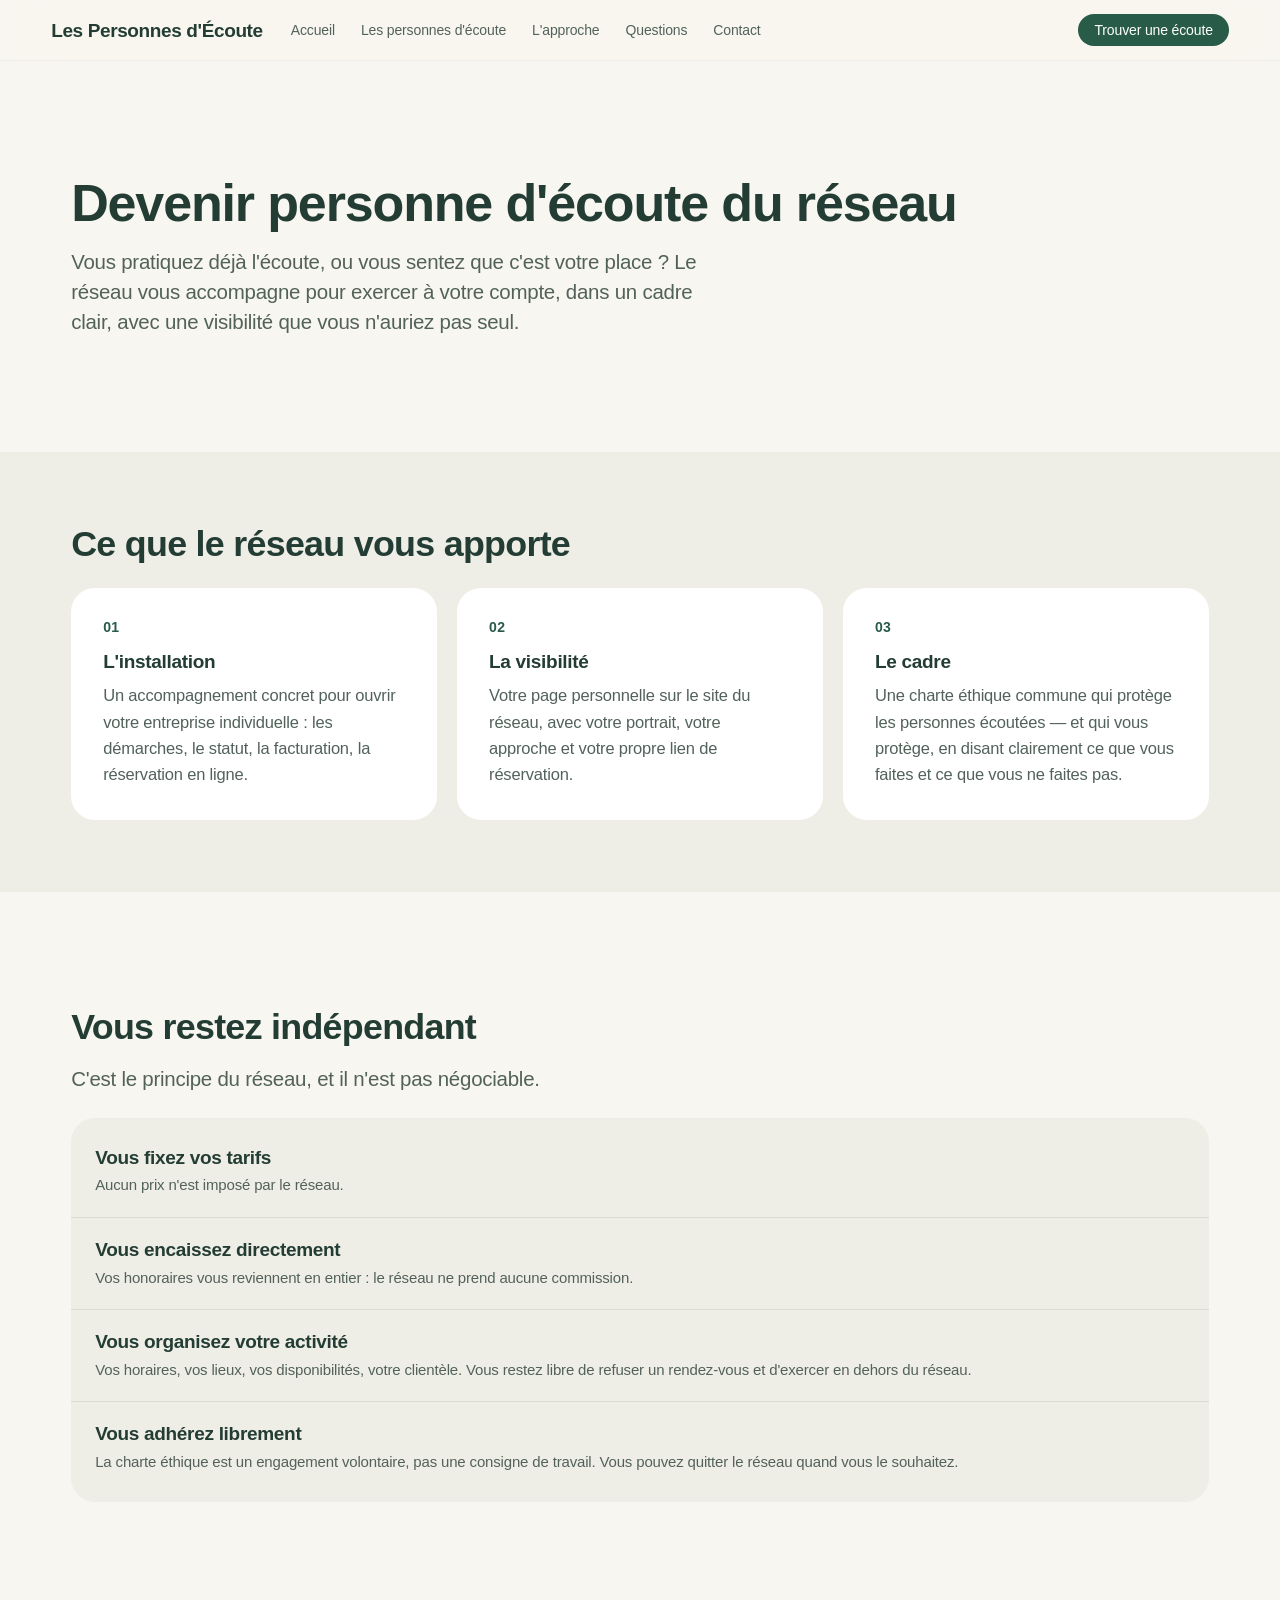
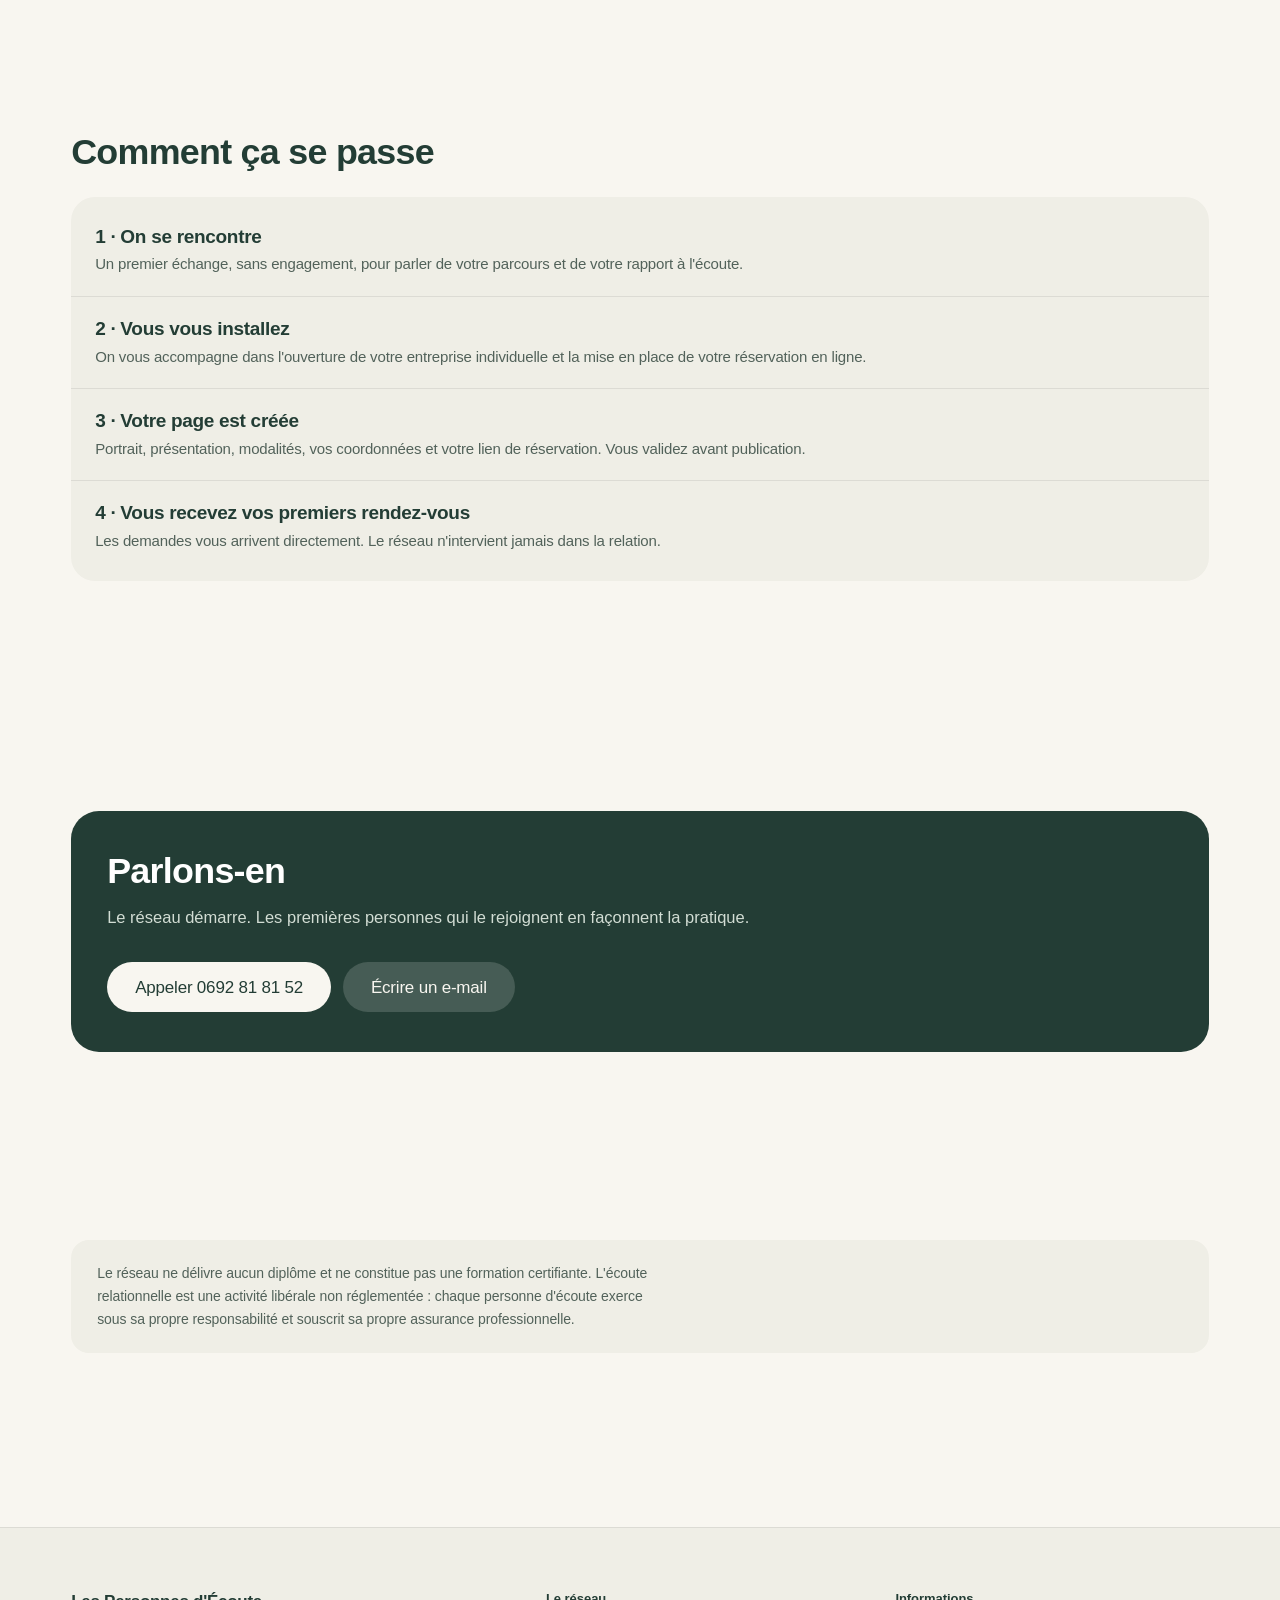
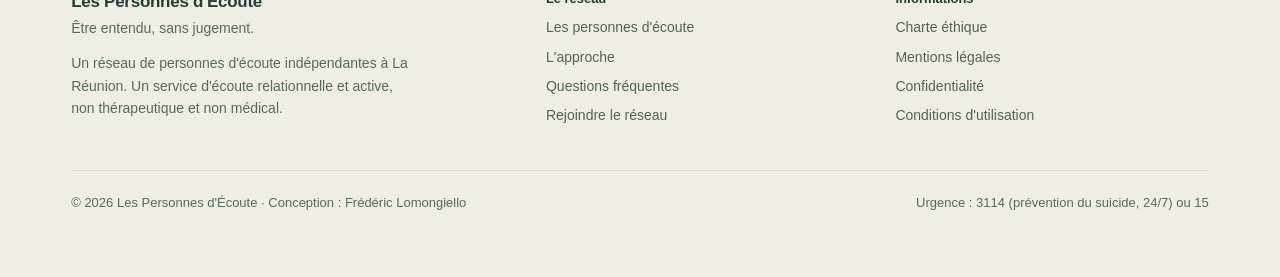
<file: rejoindre.html>
<!doctype html>
<html lang="fr">
<head>
<meta charset="utf-8">
<meta name="viewport" content="width=device-width, initial-scale=1, viewport-fit=cover">
<title>Rejoindre le réseau — Les Personnes d'Écoute</title>
<meta name="description" content="Vous pratiquez l'écoute à La Réunion ? Rejoignez le réseau Les Personnes d'Écoute : accompagnement à l'installation, visibilité, cadre éthique commun.">
<meta name="theme-color" content="#F8F6F0">
<!-- URL canonique : remplacer https://www.personnes-ecoute.re par le domaine réel si différent. -->
<link rel="canonical" href="https://www.personnes-ecoute.re/rejoindre.html">
<meta property="og:site_name" content="Les Personnes d'Écoute">
<meta property="og:locale" content="fr_FR">
<meta property="og:type" content="website">
<meta property="og:title" content="Rejoindre le réseau — Les Personnes d'Écoute">
<meta property="og:description" content="Vous pratiquez l'écoute à La Réunion ? Rejoignez le réseau Les Personnes d'Écoute : accompagnement à l'installation, visibilité, cadre éthique commun.">
<meta property="og:url" content="https://www.personnes-ecoute.re/rejoindre.html">
<meta property="og:image" content="https://www.personnes-ecoute.re/assets/og-cover.jpg">
<meta property="og:image:width" content="1200">
<meta property="og:image:height" content="630">
<meta name="twitter:card" content="summary_large_image">
<link rel="icon" href="favicon.svg" type="image/svg+xml">
<link rel="apple-touch-icon" href="favicon.svg">
<link rel="stylesheet" href="assets/style.css">
</head>
<body>

  <header class="site-header">
    <a class="brand" href="index.html">Les Personnes d'Écoute</a>
    <nav class="site-nav" aria-label="Navigation principale">
      <a href="index.html">Accueil</a>
      <a href="personnes-ecoute/index.html">Les personnes d'écoute</a>
      <a href="approche.html">L'approche</a>
      <a href="questions.html">Questions</a>
      <a href="contact.html">Contact</a>
    </nav>
    <a class="header-cta" href="personnes-ecoute/index.html">Trouver une écoute</a>
    <button class="menu-toggle" id="menuToggle" aria-expanded="false" aria-controls="mobileMenu" aria-label="Ouvrir le menu">
      <svg width="20" height="20" viewBox="0 0 24 24" fill="none" stroke="currentColor" stroke-width="1.9" stroke-linecap="round"><path d="M4 7h16M4 12h16M4 17h16"/></svg>
    </button>
  </header>

  <div class="mobile-menu" id="mobileMenu" hidden>
    <a href="index.html">Accueil</a>
    <a href="personnes-ecoute/index.html">Les personnes d'écoute</a>
    <a href="approche.html">L'approche</a>
    <a href="questions.html">Questions</a>
    <a href="contact.html">Contact</a>
    <a class="header-cta" href="personnes-ecoute/index.html">Trouver une écoute</a>
  </div>

  <main>

    <section class="wrap stack-lg">
      <h1 class="title-lg">Devenir personne d'écoute du réseau</h1>
      <p class="lead" style="margin-top:16px">Vous pratiquez déjà l'écoute, ou vous sentez que c'est votre place ?
        Le réseau vous accompagne pour exercer à votre compte, dans un cadre clair, avec une visibilité que vous
        n'auriez pas seul.</p>
    </section>

    <section class="band">
      <div class="wrap stack-md">
      <h2 class="title-md">Ce que le réseau vous apporte</h2>
      <div class="grid grid-3" style="margin-top:24px">
        <article class="card">
          <span class="num-badge">01</span>
          <h3 class="title-sm">L'installation</h3>
          <p class="body" style="margin-top:8px">Un accompagnement concret pour ouvrir votre entreprise
            individuelle : les démarches, le statut, la facturation, la réservation en ligne.</p>
        </article>
        <article class="card">
          <span class="num-badge">02</span>
          <h3 class="title-sm">La visibilité</h3>
          <p class="body" style="margin-top:8px">Votre page personnelle sur le site du réseau, avec votre portrait,
            votre approche et votre propre lien de réservation.</p>
        </article>
        <article class="card">
          <span class="num-badge">03</span>
          <h3 class="title-sm">Le cadre</h3>
          <p class="body" style="margin-top:8px">Une charte éthique commune qui protège les personnes écoutées —
            et qui vous protège, en disant clairement ce que vous faites et ce que vous ne faites pas.</p>
        </article>
      </div>
      </div>
    </section>

    <section class="wrap stack-lg">
      <h2 class="title-md">Vous restez indépendant</h2>
      <p class="lead" style="margin-top:16px">C'est le principe du réseau, et il n'est pas négociable.</p>
      <div class="rows" style="margin-top:24px">
        <div class="row row-block"><h3 class="title-sm">Vous fixez vos tarifs</h3>
          <p>Aucun prix n'est imposé par le réseau.</p></div>
        <div class="row row-block"><h3 class="title-sm">Vous encaissez directement</h3>
          <p>Vos honoraires vous reviennent en entier : le réseau ne prend aucune commission.</p></div>
        <div class="row row-block"><h3 class="title-sm">Vous organisez votre activité</h3>
          <p>Vos horaires, vos lieux, vos disponibilités, votre clientèle. Vous restez libre de refuser un
            rendez-vous et d'exercer en dehors du réseau.</p></div>
        <div class="row row-block"><h3 class="title-sm">Vous adhérez librement</h3>
          <p>La charte éthique est un engagement volontaire, pas une consigne de travail. Vous pouvez quitter le
            réseau quand vous le souhaitez.</p></div>
      </div>
    </section>

    <section class="wrap stack-lg">
      <h2 class="title-md">Comment ça se passe</h2>
      <div class="rows" style="margin-top:24px">
        <div class="row row-block"><h3 class="title-sm">1 · On se rencontre</h3>
          <p>Un premier échange, sans engagement, pour parler de votre parcours et de votre rapport à l'écoute.</p></div>
        <div class="row row-block"><h3 class="title-sm">2 · Vous vous installez</h3>
          <p>On vous accompagne dans l'ouverture de votre entreprise individuelle et la mise en place de votre
            réservation en ligne.</p></div>
        <div class="row row-block"><h3 class="title-sm">3 · Votre page est créée</h3>
          <p>Portrait, présentation, modalités, vos coordonnées et votre lien de réservation. Vous validez avant
            publication.</p></div>
        <div class="row row-block"><h3 class="title-sm">4 · Vous recevez vos premiers rendez-vous</h3>
          <p>Les demandes vous arrivent directement. Le réseau n'intervient jamais dans la relation.</p></div>
      </div>
    </section>

    <section class="wrap stack-lg">
      <div class="card-sage">
        <h2 class="title-md">Parlons-en</h2>
        <p style="margin:12px 0 0;font:400 16.5px/1.6 var(--sans)">Le réseau démarre. Les premières personnes qui
          le rejoignent en façonnent la pratique.</p>
        <div class="btn-row">
          <a class="btn" style="background:var(--cloud);color:var(--sage-dark)" href="tel:+262692818152">Appeler 0692 81 81 52</a>
          <a class="btn" style="background:rgba(255,252,246,.16);color:var(--cloud)" href="mailto:lom@dgh974.fr?subject=Rejoindre%20le%20r%C3%A9seau%20Les%20Personnes%20d%27%C3%89coute">Écrire un e-mail</a>
        </div>
      </div>
    </section>

    <section class="wrap stack-md">
      <div class="notice-box">
        <p class="notice">Le réseau ne délivre aucun diplôme et ne constitue pas une formation certifiante.
          L'écoute relationnelle est une activité libérale non réglementée : chaque personne d'écoute exerce sous
          sa propre responsabilité et souscrit sa propre assurance professionnelle.</p>
      </div>
    </section>

  </main>

  <footer class="site-footer">
    <div class="wrap">
      <div class="footer-grid">
        <div>
          <span class="footer-brand">Les Personnes d'Écoute</span>
          <span class="footer-tagline">Être entendu, sans jugement.</span>
          <p class="footer-about">Un réseau de personnes d'écoute indépendantes à La Réunion. Un service d'écoute
            relationnelle et active, non thérapeutique et non médical.</p>
        </div>
        <div class="footer-col">
          <h2 class="footer-h">Le réseau</h2>
          <a href="personnes-ecoute/index.html">Les personnes d'écoute</a>
          <a href="approche.html">L'approche</a>
          <a href="questions.html">Questions fréquentes</a>
          <a href="rejoindre.html">Rejoindre le réseau</a>
        </div>
        <div class="footer-col">
          <h2 class="footer-h">Informations</h2>
          <a href="charte-ethique.html">Charte éthique</a>
          <a href="mentions-legales.html">Mentions légales</a>
          <a href="confidentialite.html">Confidentialité</a>
          <a href="cgu.html">Conditions d'utilisation</a>
        </div>
      </div>
      <div class="footer-bottom">
        <span>© <span data-year></span> Les Personnes d'Écoute · Conception : Frédéric Lomongiello</span>
        <span>Urgence : 3114 (prévention du suicide, 24/7) ou 15</span>
      </div>
    </div>
  </footer>

<script src="assets/app.js"></script>
</body>
</html>
</file>
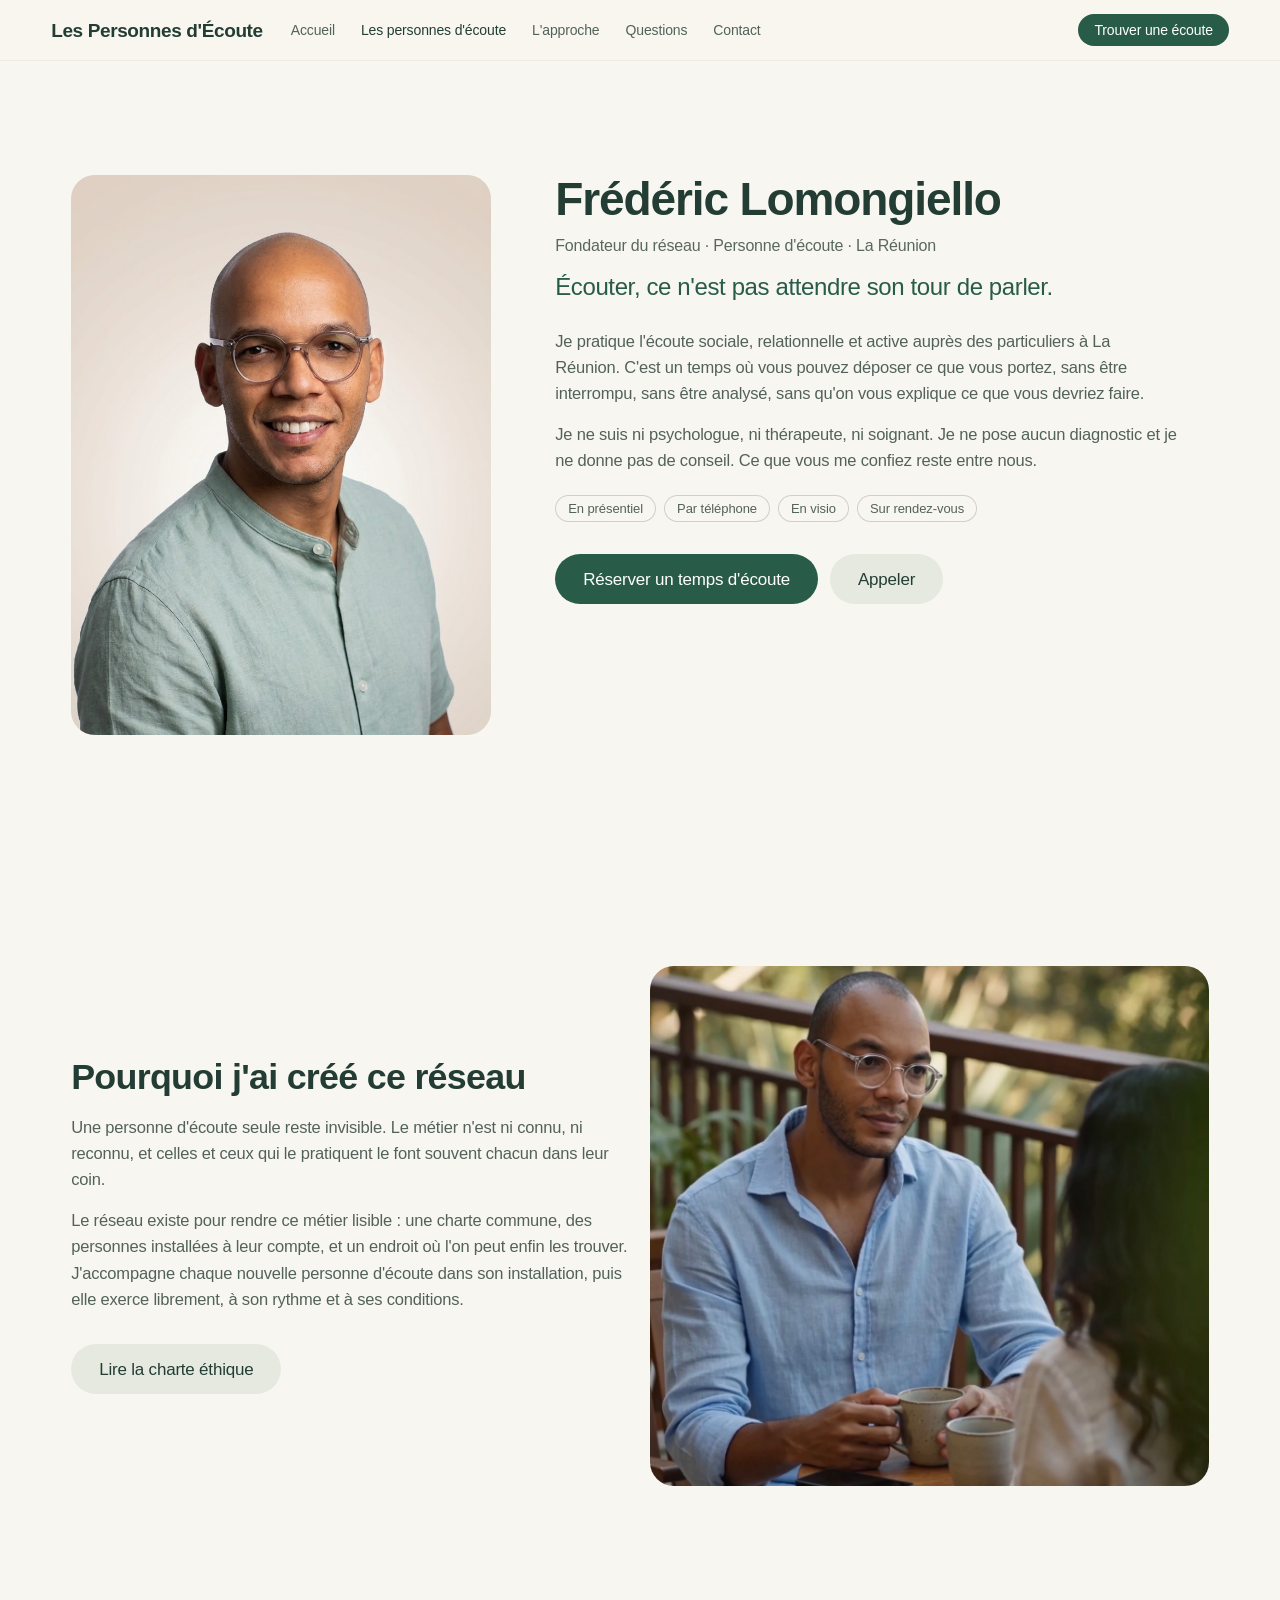
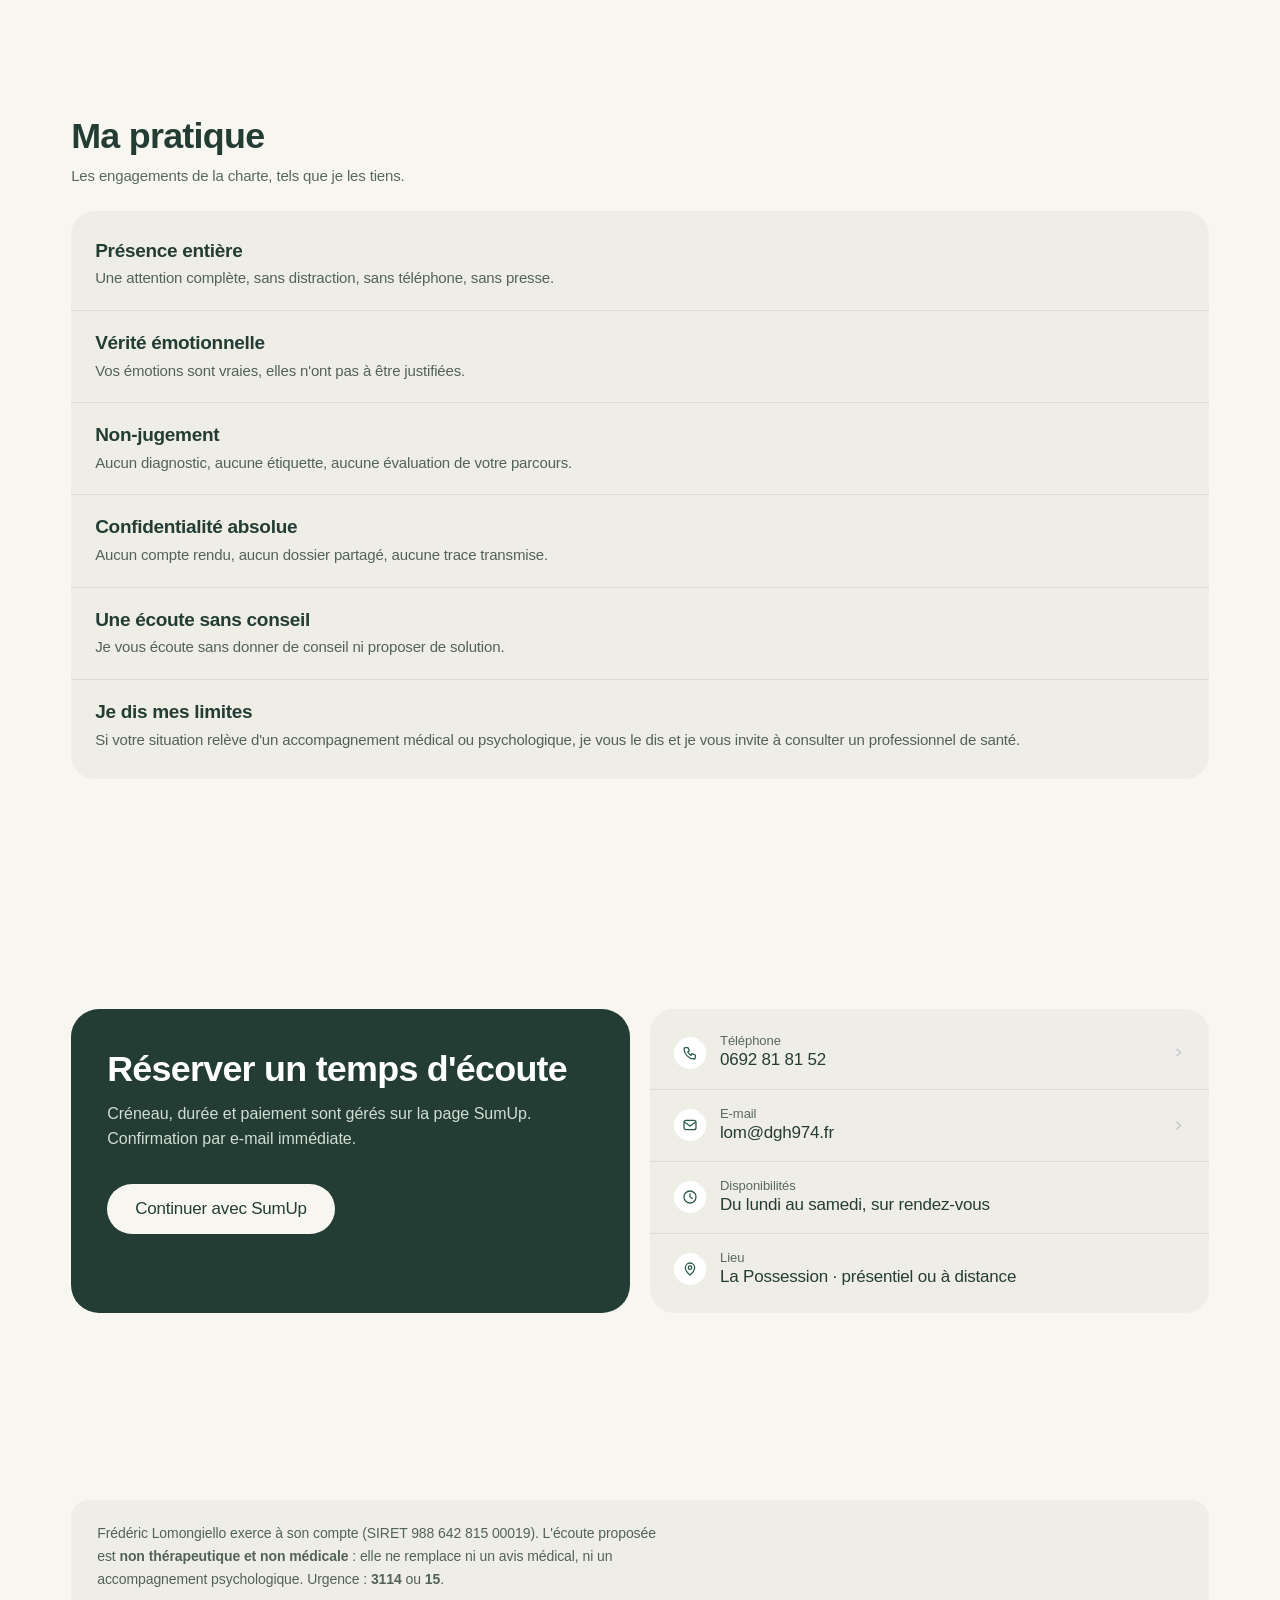
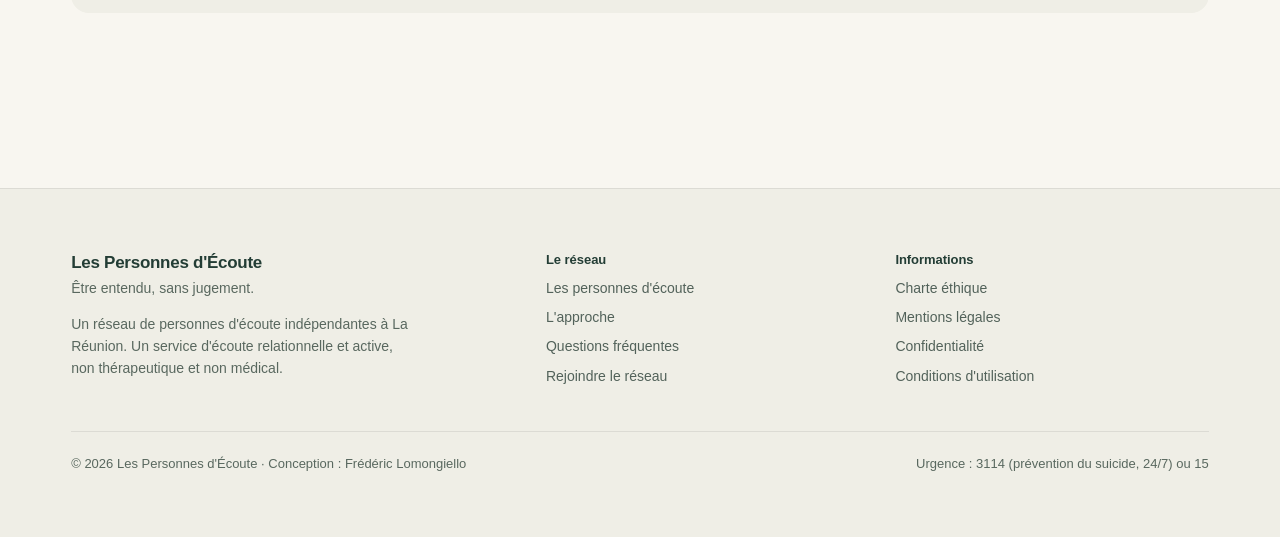
<file: personnes-ecoute/frederic-lomongiello.html>
<!doctype html>
<html lang="fr">
<head>
<meta charset="utf-8">
<meta name="viewport" content="width=device-width, initial-scale=1, viewport-fit=cover">
<title>Frédéric Lomongiello — Personne d'écoute et fondateur du réseau</title>
<meta name="description" content="Frédéric Lomongiello, personne d'écoute à La Réunion et fondateur du réseau Les Personnes d'Écoute. Écoute sociale, relationnelle et active, non thérapeutique.">
<meta name="theme-color" content="#F8F6F0">
<!-- URL canonique : remplacer https://www.personnes-ecoute.re par le domaine réel si différent. -->
<link rel="canonical" href="https://www.personnes-ecoute.re/personnes-ecoute/frederic-lomongiello.html">
<meta property="og:site_name" content="Les Personnes d'Écoute">
<meta property="og:locale" content="fr_FR">
<meta property="og:type" content="profile">
<meta property="og:title" content="Frédéric Lomongiello — Personne d'écoute et fondateur du réseau">
<meta property="og:description" content="Frédéric Lomongiello, personne d'écoute à La Réunion et fondateur du réseau Les Personnes d'Écoute. Écoute sociale, relationnelle et active, non thérapeutique.">
<meta property="og:url" content="https://www.personnes-ecoute.re/personnes-ecoute/frederic-lomongiello.html">
<meta property="og:image" content="https://www.personnes-ecoute.re/photos/frederic-portrait.jpg">
<meta property="og:image:width" content="768">
<meta property="og:image:height" content="1364">
<meta name="twitter:card" content="summary_large_image">
<script type="application/ld+json">
{
  "@context": "https://schema.org",
  "@type": "ProfessionalService",
  "name": "Frédéric Lomongiello — Personne d'écoute",
  "url": "https://www.personnes-ecoute.re/personnes-ecoute/frederic-lomongiello.html",
  "image": "https://www.personnes-ecoute.re/photos/frederic-portrait.jpg",
  "description": "Personne d'écoute à La Réunion. Écoute sociale, relationnelle et active, non thérapeutique et non médicale.",
  "telephone": "+262692818152",
  "email": "lom@dgh974.fr",
  "identifier": { "@type": "PropertyValue", "name": "SIRET", "value": "98864281500019" },
  "address": {
    "@type": "PostalAddress",
    "addressLocality": "La Possession",
    "addressRegion": "La Réunion",
    "postalCode": "97419",
    "addressCountry": "FR"
  },
  "areaServed": { "@type": "Place", "name": "La Réunion" }
}
</script>
<link rel="icon" href="../favicon.svg" type="image/svg+xml">
<link rel="apple-touch-icon" href="../favicon.svg">
<link rel="stylesheet" href="../assets/style.css">
</head>
<body>

  <header class="site-header">
    <a class="brand" href="../index.html">Les Personnes d'Écoute</a>
    <nav class="site-nav" aria-label="Navigation principale">
      <a href="../index.html">Accueil</a>
      <a href="../personnes-ecoute/index.html" aria-current="page">Les personnes d'écoute</a>
      <a href="../approche.html">L'approche</a>
      <a href="../questions.html">Questions</a>
      <a href="../contact.html">Contact</a>
    </nav>
    <a class="header-cta" href="../personnes-ecoute/index.html">Trouver une écoute</a>
    <button class="menu-toggle" id="menuToggle" aria-expanded="false" aria-controls="mobileMenu" aria-label="Ouvrir le menu">
      <svg width="20" height="20" viewBox="0 0 24 24" fill="none" stroke="currentColor" stroke-width="1.9" stroke-linecap="round"><path d="M4 7h16M4 12h16M4 17h16"/></svg>
    </button>
  </header>

  <div class="mobile-menu" id="mobileMenu" hidden>
    <a href="../index.html">Accueil</a>
    <a href="../personnes-ecoute/index.html" aria-current="page">Les personnes d'écoute</a>
    <a href="../approche.html">L'approche</a>
    <a href="../questions.html">Questions</a>
    <a href="../contact.html">Contact</a>
    <a class="header-cta" href="../personnes-ecoute/index.html">Trouver une écoute</a>
  </div>

  <main>

    <section class="wrap stack-lg">
      <div class="person-hero">
        <div class="portrait">
          <img src="../photos/frederic-portrait.jpg" alt="Portrait de Frédéric Lomongiello">
        </div>
        <div>
          <h1 class="display" style="font-size:clamp(34px,4vw,46px)">Frédéric Lomongiello</h1>
          <p class="person-meta">Fondateur du réseau · Personne d'écoute · La Réunion</p>
          <p class="serif-quote" style="margin-top:14px;color:var(--accent)">Écouter, ce n'est pas attendre son tour
            de parler.</p>
          <p class="body" style="margin-top:20px">Je pratique l'écoute sociale, relationnelle et active auprès des
            particuliers à La Réunion. C'est un temps où vous pouvez déposer ce que vous portez, sans être
            interrompu, sans être analysé, sans qu'on vous explique ce que vous devriez faire.</p>
          <p class="body">Je ne suis ni psychologue, ni thérapeute, ni soignant. Je ne pose aucun diagnostic et je
            ne donne pas de conseil. Ce que vous me confiez reste
            entre nous.</p>
          <div class="tags" style="margin-top:22px">
            <span class="tag">En présentiel</span>
            <span class="tag">Par téléphone</span>
            <span class="tag">En visio</span>
            <span class="tag">Sur rendez-vous</span>
          </div>
          <div class="btn-row">
            <button class="btn btn-primary" data-open-booking>Réserver un temps d'écoute</button>
            <a class="btn btn-secondary" href="tel:+262692818152">Appeler</a>
          </div>
        </div>
      </div>
    </section>

    <section class="wrap stack-lg">
      <div class="grid grid-2" style="align-items:center">
        <div>
          <h2 class="title-md">Pourquoi j'ai créé ce réseau</h2>
          <p class="body" style="margin-top:16px">Une personne d'écoute seule reste invisible. Le métier n'est ni
            connu, ni reconnu, et celles et ceux qui le pratiquent le font souvent chacun dans leur coin.</p>
          <p class="body">Le réseau existe pour rendre ce métier lisible : une charte commune, des personnes
            installées à leur compte, et un endroit où l'on peut enfin les trouver. J'accompagne chaque nouvelle
            personne d'écoute dans son installation, puis elle exerce librement, à son rythme et à ses
            conditions.</p>
          <div class="btn-row">
            <a class="btn btn-secondary" href="../charte-ethique.html">Lire la charte éthique</a>
          </div>
        </div>
        <div class="portrait" style="border-radius:24px;overflow:hidden">
          <img src="../photos/frederic-ecoute.jpg" alt="Frédéric Lomongiello en situation d'écoute, autour d'une table"
               style="width:100%;height:min(520px,60vh);object-fit:cover;object-position:50% 30%">
        </div>
      </div>
    </section>

    <section class="wrap stack-lg">
      <h2 class="title-md">Ma pratique</h2>
      <p class="eyebrow" style="margin-top:8px">Les engagements de la charte, tels que je les tiens.</p>
      <div class="rows" style="margin-top:24px">
        <div class="row row-block"><h3 class="title-sm">Présence entière</h3>
          <p>Une attention complète, sans distraction, sans téléphone, sans presse.</p></div>
        <div class="row row-block"><h3 class="title-sm">Vérité émotionnelle</h3>
          <p>Vos émotions sont vraies, elles n'ont pas à être justifiées.</p></div>
        <div class="row row-block"><h3 class="title-sm">Non-jugement</h3>
          <p>Aucun diagnostic, aucune étiquette, aucune évaluation de votre parcours.</p></div>
        <div class="row row-block"><h3 class="title-sm">Confidentialité absolue</h3>
          <p>Aucun compte rendu, aucun dossier partagé, aucune trace transmise.</p></div>
        <div class="row row-block"><h3 class="title-sm">Une écoute sans conseil</h3>
          <p>Je vous écoute sans donner de conseil ni proposer de solution.</p></div>
        <div class="row row-block"><h3 class="title-sm">Je dis mes limites</h3>
          <p>Si votre situation relève d'un accompagnement médical ou psychologique, je vous le dis et je vous
            invite à consulter un professionnel de santé.</p></div>
      </div>
    </section>

    <section class="wrap stack-lg">
      <div class="grid grid-2">
        <div class="card-sage">
          <h2 class="title-md">Réserver un temps d'écoute</h2>
          <p style="margin:12px 0 0;font:400 16px/1.55 var(--sans)">Créneau, durée et paiement sont gérés sur la
            page SumUp. Confirmation par e-mail immédiate.</p>
          <div class="btn-row">
            <button class="btn" style="background:var(--cloud);color:var(--sage-dark)" data-open-booking>Continuer avec SumUp</button>
          </div>
        </div>
        <div class="rows">
          <a class="row" href="tel:+262692818152">
            <span class="icon"><svg width="16" height="16" viewBox="0 0 24 24" fill="none" stroke="currentColor" stroke-width="1.9" stroke-linejoin="round"><path d="M5 4h4l2 5-2.5 1.5a12 12 0 0 0 5 5L15 13l5 2v4a2 2 0 0 1-2 2A16 16 0 0 1 3 6a2 2 0 0 1 2-2z"/></svg></span>
            <span class="lines"><span class="label">Téléphone</span><span class="value">0692 81 81 52</span></span>
            <svg class="chev" width="13" height="13" viewBox="0 0 24 24" fill="none" stroke="currentColor" stroke-width="3" stroke-linecap="round" stroke-linejoin="round"><path d="m9 6 7 6-7 6"/></svg>
          </a>
          <a class="row" href="mailto:lom@dgh974.fr">
            <span class="icon"><svg width="16" height="16" viewBox="0 0 24 24" fill="none" stroke="currentColor" stroke-width="1.9"><rect x="3" y="5" width="18" height="14" rx="3"/><path d="m3.5 7.5 8.5 6 8.5-6"/></svg></span>
            <span class="lines"><span class="label">E-mail</span><span class="value">lom@dgh974.fr</span></span>
            <svg class="chev" width="13" height="13" viewBox="0 0 24 24" fill="none" stroke="currentColor" stroke-width="3" stroke-linecap="round" stroke-linejoin="round"><path d="m9 6 7 6-7 6"/></svg>
          </a>
          <div class="row">
            <span class="icon"><svg width="16" height="16" viewBox="0 0 24 24" fill="none" stroke="currentColor" stroke-width="1.9" stroke-linecap="round"><circle cx="12" cy="12" r="9"/><path d="M12 7.5V12l3.5 2"/></svg></span>
            <span class="lines"><span class="label">Disponibilités</span><span class="value">Du lundi au samedi, sur rendez-vous</span></span>
          </div>
          <div class="row">
            <span class="icon"><svg width="16" height="16" viewBox="0 0 24 24" fill="none" stroke="currentColor" stroke-width="1.9" stroke-linejoin="round"><path d="M12 21s7-6.1 7-11a7 7 0 1 0-14 0c0 4.9 7 11 7 11z"/><circle cx="12" cy="10" r="2.6"/></svg></span>
            <span class="lines"><span class="label">Lieu</span><span class="value">La Possession · présentiel ou à distance</span></span>
          </div>
        </div>
      </div>
    </section>

    <section class="wrap stack-md">
      <div class="notice-box">
        <p class="notice">Frédéric Lomongiello exerce à son compte (SIRET 988 642 815 00019). L'écoute proposée
          est <b>non thérapeutique et non médicale</b> : elle ne remplace ni un avis médical, ni un accompagnement
          psychologique. Urgence : <b>3114</b> ou <b>15</b>.</p>
      </div>
    </section>

  <div class="modal" id="bookingModal" hidden role="dialog" aria-modal="true" aria-labelledby="bookingTitle">
    <div class="modal-scrim" data-close-booking></div>
    <div class="modal-panel">
      <h2 class="title-md" id="bookingTitle">Redirection vers SumUp</h2>
      <p>Le créneau et le paiement sont gérés sur une page sécurisée. Aucune information sur le contenu de votre
        écoute n'y figure — seulement votre réservation.</p>
      <!-- Lien de réservation : à remplacer par celui de la personne d'écoute concernée -->
      <a class="btn btn-primary" href="https://www.sumupbookings.com/ldgh974" target="_blank" rel="noopener">Continuer</a>
      <button class="modal-cancel" data-close-booking>Annuler</button>
    </div>
  </div>

  </main>

  <footer class="site-footer">
    <div class="wrap">
      <div class="footer-grid">
        <div>
          <span class="footer-brand">Les Personnes d'Écoute</span>
          <span class="footer-tagline">Être entendu, sans jugement.</span>
          <p class="footer-about">Un réseau de personnes d'écoute indépendantes à La Réunion. Un service d'écoute
            relationnelle et active, non thérapeutique et non médical.</p>
        </div>
        <div class="footer-col">
          <h2 class="footer-h">Le réseau</h2>
          <a href="../personnes-ecoute/index.html">Les personnes d'écoute</a>
          <a href="../approche.html">L'approche</a>
          <a href="../questions.html">Questions fréquentes</a>
          <a href="../rejoindre.html">Rejoindre le réseau</a>
        </div>
        <div class="footer-col">
          <h2 class="footer-h">Informations</h2>
          <a href="../charte-ethique.html">Charte éthique</a>
          <a href="../mentions-legales.html">Mentions légales</a>
          <a href="../confidentialite.html">Confidentialité</a>
          <a href="../cgu.html">Conditions d'utilisation</a>
        </div>
      </div>
      <div class="footer-bottom">
        <span>© <span data-year></span> Les Personnes d'Écoute · Conception : Frédéric Lomongiello</span>
        <span>Urgence : 3114 (prévention du suicide, 24/7) ou 15</span>
      </div>
    </div>
  </footer>

<script src="../assets/app.js"></script>
</body>
</html>
</file>
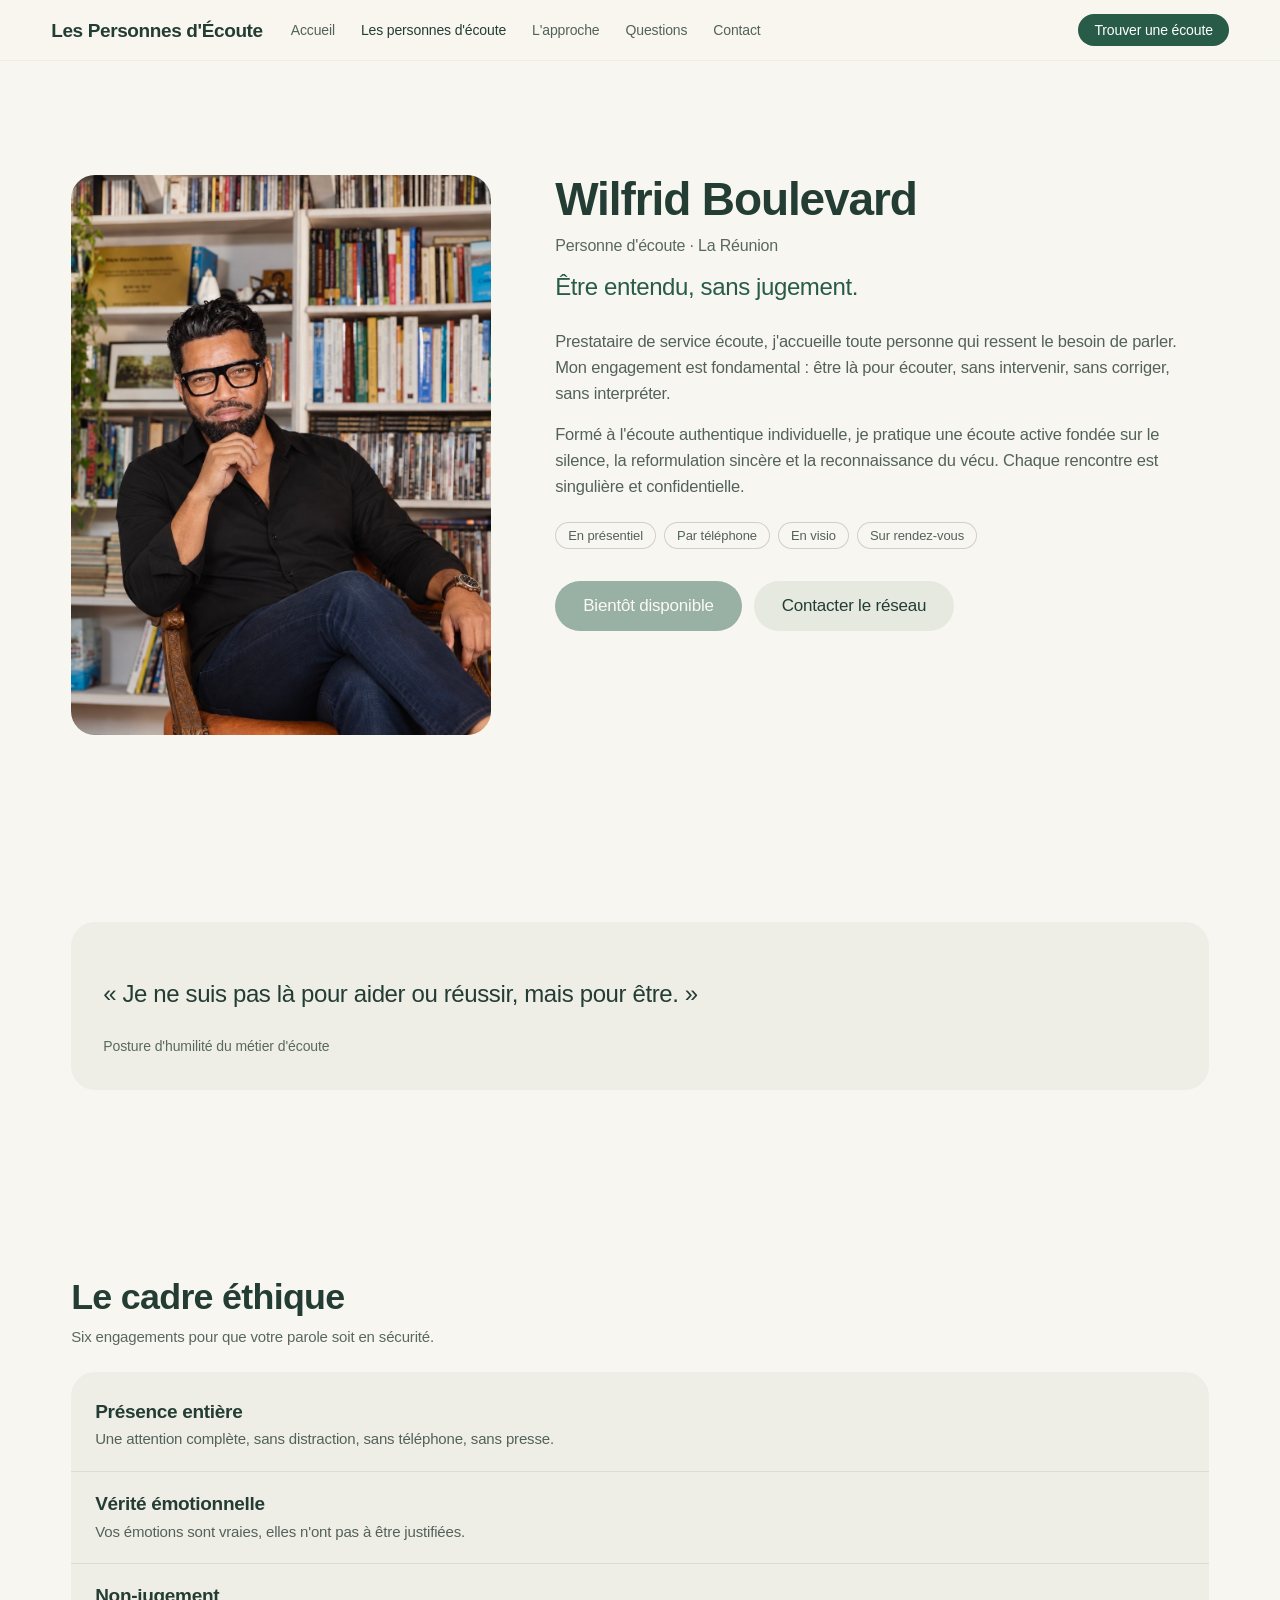
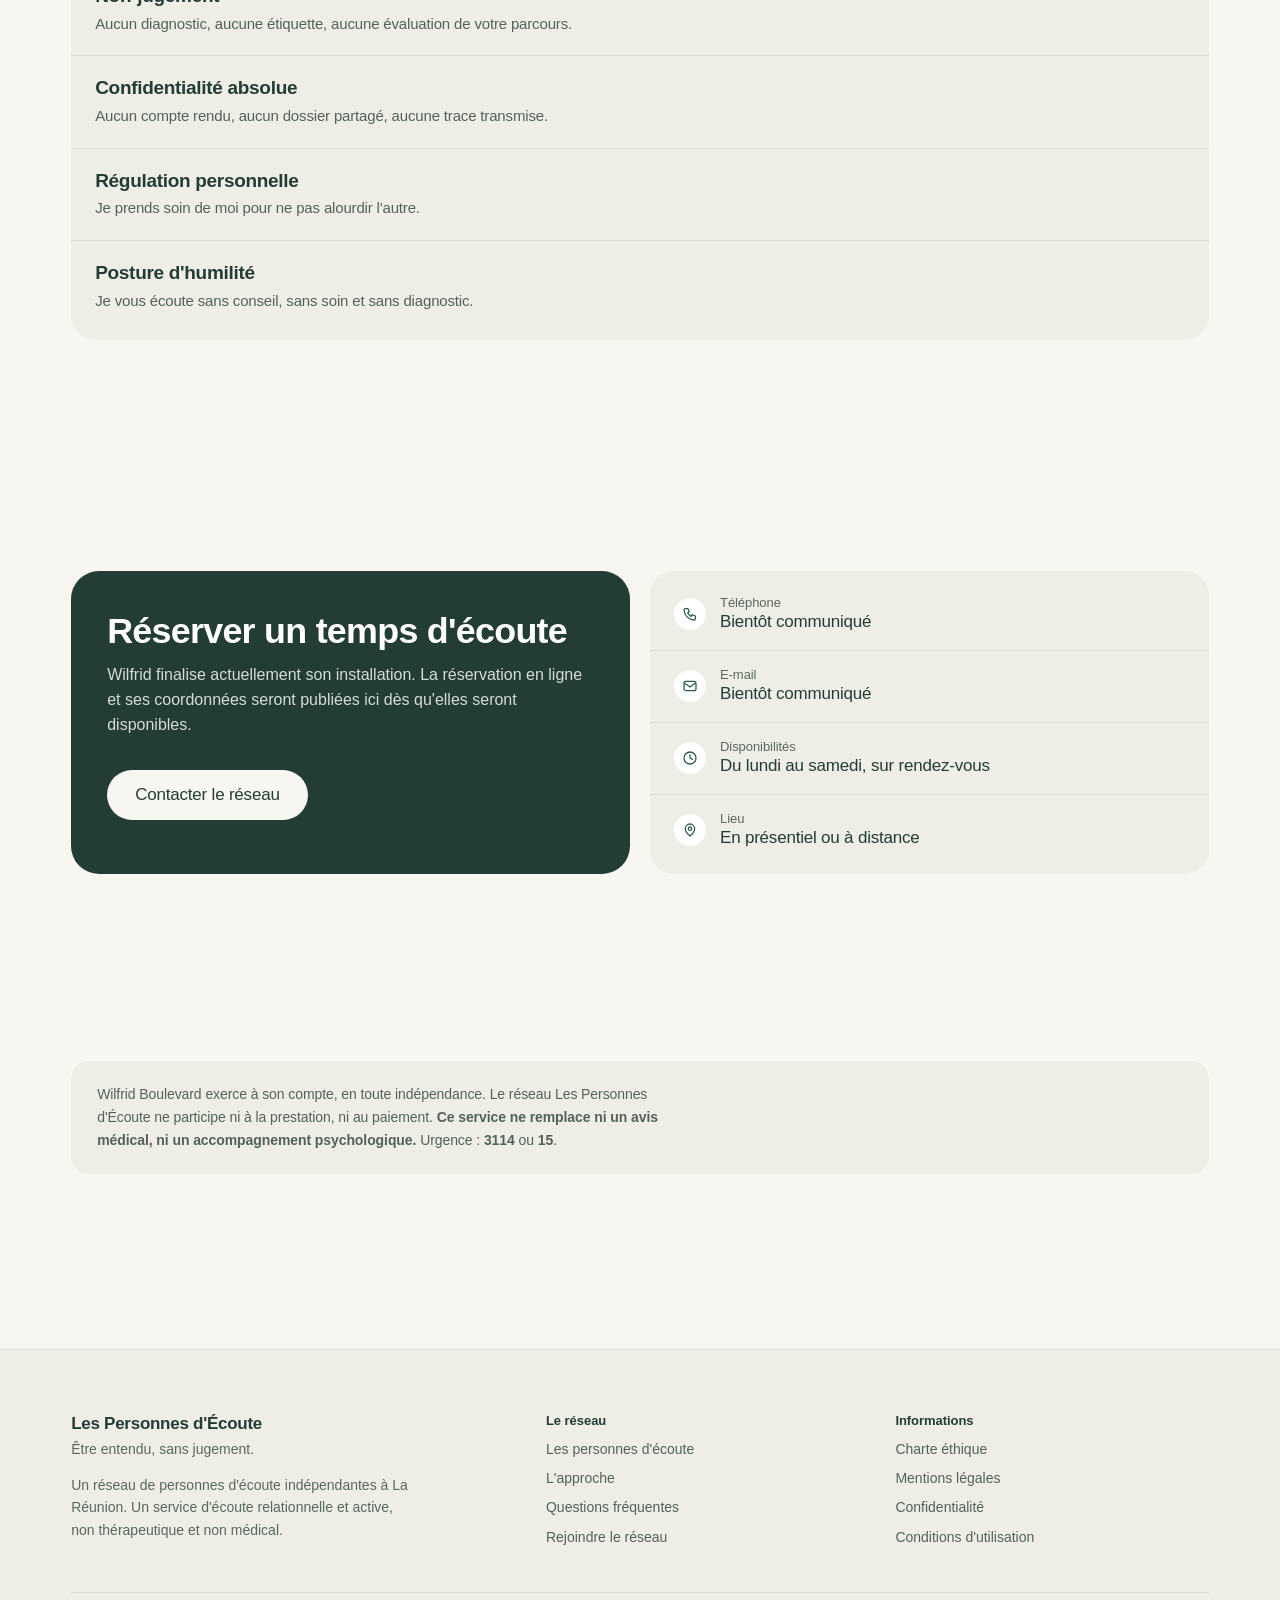
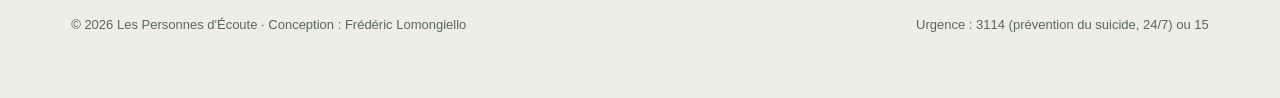
<file: personnes-ecoute/wilfrid-boulevard.html>
<!doctype html>
<html lang="fr">
<head>
<meta charset="utf-8">
<meta name="viewport" content="width=device-width, initial-scale=1, viewport-fit=cover">
<title>Wilfrid Boulevard — Personne d'écoute à La Réunion</title>
<meta name="description" content="Wilfrid Boulevard, personne d'écoute à La Réunion. Un espace de parole calme, confidentiel et non thérapeutique. Bientôt disponible en ligne.">
<meta name="theme-color" content="#F8F6F0">
<!-- URL canonique : remplacer https://www.personnes-ecoute.re par le domaine réel si différent. -->
<link rel="canonical" href="https://www.personnes-ecoute.re/personnes-ecoute/wilfrid-boulevard.html">
<meta property="og:site_name" content="Les Personnes d'Écoute">
<meta property="og:locale" content="fr_FR">
<meta property="og:type" content="profile">
<meta property="og:title" content="Wilfrid Boulevard — Personne d'écoute à La Réunion">
<meta property="og:description" content="Wilfrid Boulevard, personne d'écoute à La Réunion. Un espace de parole calme, confidentiel et non thérapeutique. Bientôt disponible en ligne.">
<meta property="og:url" content="https://www.personnes-ecoute.re/personnes-ecoute/wilfrid-boulevard.html">
<meta property="og:image" content="https://www.personnes-ecoute.re/photos/boulevard-fauteuil.jpg">
<meta property="og:image:width" content="1024">
<meta property="og:image:height" content="1536">
<meta name="twitter:card" content="summary_large_image">
<!-- TODO Wilfrid : ajouter telephone, email et adresse dans le JSON-LD une fois déclaré. -->
<script type="application/ld+json">
{
  "@context": "https://schema.org",
  "@type": "ProfessionalService",
  "name": "Wilfrid Boulevard — Personne d'écoute",
  "url": "https://www.personnes-ecoute.re/personnes-ecoute/wilfrid-boulevard.html",
  "image": "https://www.personnes-ecoute.re/photos/boulevard-fauteuil.jpg",
  "description": "Personne d'écoute à La Réunion. Un espace de parole calme, confidentiel et non thérapeutique.",
  "areaServed": { "@type": "Place", "name": "La Réunion" }
}
</script>
<link rel="icon" href="../favicon.svg" type="image/svg+xml">
<link rel="apple-touch-icon" href="../favicon.svg">
<link rel="stylesheet" href="../assets/style.css">
</head>
<body>

  <header class="site-header">
    <a class="brand" href="../index.html">Les Personnes d'Écoute</a>
    <nav class="site-nav" aria-label="Navigation principale">
      <a href="../index.html">Accueil</a>
      <a href="../personnes-ecoute/index.html" aria-current="page">Les personnes d'écoute</a>
      <a href="../approche.html">L'approche</a>
      <a href="../questions.html">Questions</a>
      <a href="../contact.html">Contact</a>
    </nav>
    <a class="header-cta" href="../personnes-ecoute/index.html">Trouver une écoute</a>
    <button class="menu-toggle" id="menuToggle" aria-expanded="false" aria-controls="mobileMenu" aria-label="Ouvrir le menu">
      <svg width="20" height="20" viewBox="0 0 24 24" fill="none" stroke="currentColor" stroke-width="1.9" stroke-linecap="round"><path d="M4 7h16M4 12h16M4 17h16"/></svg>
    </button>
  </header>

  <div class="mobile-menu" id="mobileMenu" hidden>
    <a href="../index.html">Accueil</a>
    <a href="../personnes-ecoute/index.html" aria-current="page">Les personnes d'écoute</a>
    <a href="../approche.html">L'approche</a>
    <a href="../questions.html">Questions</a>
    <a href="../contact.html">Contact</a>
    <a class="header-cta" href="../personnes-ecoute/index.html">Trouver une écoute</a>
  </div>

  <main>

    <section class="wrap stack-lg">
      <div class="person-hero">
        <div class="portrait">
          <img src="../photos/boulevard-fauteuil.jpg" alt="Wilfrid Boulevard en posture d'écoute, devant sa bibliothèque">
        </div>
        <div>
          <h1 class="display" style="font-size:clamp(34px,4vw,46px)">Wilfrid Boulevard</h1>
          <p class="person-meta">Personne d'écoute · La Réunion</p>
          <p class="serif-quote" style="margin-top:14px;color:var(--accent)">Être entendu, sans jugement.</p>
          <p class="body" style="margin-top:20px">Prestataire de service écoute, j'accueille toute personne qui
            ressent le besoin de parler. Mon engagement est fondamental : être là pour écouter, sans intervenir,
            sans corriger, sans interpréter.</p>
          <p class="body">Formé à l'écoute authentique individuelle, je pratique une écoute active fondée sur le
            silence, la reformulation sincère et la reconnaissance du vécu. Chaque rencontre est singulière et
            confidentielle.</p>
          <div class="tags" style="margin-top:22px">
            <span class="tag">En présentiel</span>
            <span class="tag">Par téléphone</span>
            <span class="tag">En visio</span>
            <span class="tag">Sur rendez-vous</span>
          </div>
          <div class="btn-row">
            <button class="btn btn-primary" disabled>Bientôt disponible</button>
            <a class="btn btn-secondary" href="../contact.html">Contacter le réseau</a>
          </div>
        </div>
      </div>
    </section>

    <section class="wrap stack-md">
      <div class="card">
        <p class="serif-quote">« Je ne suis pas là pour aider ou réussir, mais pour être. »</p>
        <p class="notice" style="margin-top:12px">Posture d'humilité du métier d'écoute</p>
      </div>
    </section>

    <section class="wrap stack-lg">
      <h2 class="title-md">Le cadre éthique</h2>
      <p class="eyebrow" style="margin-top:8px">Six engagements pour que votre parole soit en sécurité.</p>
      <div class="rows" style="margin-top:24px">
        <div class="row row-block"><h3 class="title-sm">Présence entière</h3>
          <p>Une attention complète, sans distraction, sans téléphone, sans presse.</p></div>
        <div class="row row-block"><h3 class="title-sm">Vérité émotionnelle</h3>
          <p>Vos émotions sont vraies, elles n'ont pas à être justifiées.</p></div>
        <div class="row row-block"><h3 class="title-sm">Non-jugement</h3>
          <p>Aucun diagnostic, aucune étiquette, aucune évaluation de votre parcours.</p></div>
        <div class="row row-block"><h3 class="title-sm">Confidentialité absolue</h3>
          <p>Aucun compte rendu, aucun dossier partagé, aucune trace transmise.</p></div>
        <div class="row row-block"><h3 class="title-sm">Régulation personnelle</h3>
          <p>Je prends soin de moi pour ne pas alourdir l'autre.</p></div>
        <div class="row row-block"><h3 class="title-sm">Posture d'humilité</h3>
          <p>Je vous écoute sans conseil, sans soin et sans diagnostic.</p></div>
      </div>
    </section>

    <section class="wrap stack-lg">
      <div class="grid grid-2">
        <div class="card-sage">
          <h2 class="title-md">Réserver un temps d'écoute</h2>
          <p style="margin:12px 0 0;font:400 16px/1.55 var(--sans)">Wilfrid finalise actuellement son installation.
            La réservation en ligne et ses coordonnées seront publiées ici dès qu'elles seront disponibles.</p>
          <div class="btn-row">
            <a class="btn" style="background:var(--cloud);color:var(--sage-dark)" href="../contact.html">Contacter le réseau</a>
          </div>
        </div>
        <div class="rows">
          <div class="row">
            <span class="icon"><svg width="16" height="16" viewBox="0 0 24 24" fill="none" stroke="currentColor" stroke-width="1.9" stroke-linejoin="round"><path d="M5 4h4l2 5-2.5 1.5a12 12 0 0 0 5 5L15 13l5 2v4a2 2 0 0 1-2 2A16 16 0 0 1 3 6a2 2 0 0 1 2-2z"/></svg></span>
            <span class="lines"><span class="label">Téléphone</span><span class="value">Bientôt communiqué</span></span>
          </div>
          <div class="row">
            <span class="icon"><svg width="16" height="16" viewBox="0 0 24 24" fill="none" stroke="currentColor" stroke-width="1.9"><rect x="3" y="5" width="18" height="14" rx="3"/><path d="m3.5 7.5 8.5 6 8.5-6"/></svg></span>
            <span class="lines"><span class="label">E-mail</span><span class="value">Bientôt communiqué</span></span>
          </div>
          <div class="row">
            <span class="icon"><svg width="16" height="16" viewBox="0 0 24 24" fill="none" stroke="currentColor" stroke-width="1.9" stroke-linecap="round"><circle cx="12" cy="12" r="9"/><path d="M12 7.5V12l3.5 2"/></svg></span>
            <span class="lines"><span class="label">Disponibilités</span><span class="value">Du lundi au samedi, sur rendez-vous</span></span>
          </div>
          <div class="row">
            <span class="icon"><svg width="16" height="16" viewBox="0 0 24 24" fill="none" stroke="currentColor" stroke-width="1.9" stroke-linejoin="round"><path d="M12 21s7-6.1 7-11a7 7 0 1 0-14 0c0 4.9 7 11 7 11z"/><circle cx="12" cy="10" r="2.6"/></svg></span>
            <span class="lines"><span class="label">Lieu</span><span class="value">En présentiel ou à distance</span></span>
          </div>
        </div>
      </div>
    </section>

    <section class="wrap stack-md">
      <div class="notice-box">
        <p class="notice">Wilfrid Boulevard exerce à son compte, en toute indépendance. Le réseau Les Personnes
          d'Écoute ne participe ni à la prestation, ni au paiement. <b>Ce service ne remplace ni un avis médical,
          ni un accompagnement psychologique.</b> Urgence : <b>3114</b> ou <b>15</b>.</p>
      </div>
    </section>

  </main>

  <footer class="site-footer">
    <div class="wrap">
      <div class="footer-grid">
        <div>
          <span class="footer-brand">Les Personnes d'Écoute</span>
          <span class="footer-tagline">Être entendu, sans jugement.</span>
          <p class="footer-about">Un réseau de personnes d'écoute indépendantes à La Réunion. Un service d'écoute
            relationnelle et active, non thérapeutique et non médical.</p>
        </div>
        <div class="footer-col">
          <h2 class="footer-h">Le réseau</h2>
          <a href="../personnes-ecoute/index.html">Les personnes d'écoute</a>
          <a href="../approche.html">L'approche</a>
          <a href="../questions.html">Questions fréquentes</a>
          <a href="../rejoindre.html">Rejoindre le réseau</a>
        </div>
        <div class="footer-col">
          <h2 class="footer-h">Informations</h2>
          <a href="../charte-ethique.html">Charte éthique</a>
          <a href="../mentions-legales.html">Mentions légales</a>
          <a href="../confidentialite.html">Confidentialité</a>
          <a href="../cgu.html">Conditions d'utilisation</a>
        </div>
      </div>
      <div class="footer-bottom">
        <span>© <span data-year></span> Les Personnes d'Écoute · Conception : Frédéric Lomongiello</span>
        <span>Urgence : 3114 (prévention du suicide, 24/7) ou 15</span>
      </div>
    </div>
  </footer>

<script src="../assets/app.js"></script>
</body>
</html>
</file>
<file: assets/style.css>
/* ============================================================
   Les Personnes d'Écoute — design system
   Palette chaleureuse, typographie lisible et mouvement discret.
   ============================================================ */

:root{
  --bg:#F8F6F0;
  --bg-alt:#EFEEE6;
  --ink:#233D35;
  --ink-soft:#52625A;
  --ink-mute:#59685F;
  --ink-faint:#59685F;
  --accent:#285C49;
  --accent-hover:#1D4738;
  --accent-wash:rgba(40,92,73,.08);
  --accent-wash-strong:rgba(40,92,73,.14);
  --hairline:rgba(0,0,0,.08);
  --hairline-strong:rgba(0,0,0,.16);
  /* Anciens noms de variables conservés pour compatibilité
     avec les styles en ligne des pages HTML. */
  --sage:#285C49;
  --sage-dark:#233D35;
  --sage-wash:rgba(40,92,73,.08);
  --sage-wash-strong:rgba(40,92,73,.14);
  --rust:#52625A;
  --rust-light:#59685F;
  --cloud:#F8F6F0;
  --card:#EFEEE6;
  --sans:-apple-system,BlinkMacSystemFont,"SF Pro Display","SF Pro Text","Helvetica Neue",Helvetica,Arial,sans-serif;
  --serif:var(--sans);
  --gutter:clamp(20px,4vw,56px);
  --maxw:1240px;
  --header-h:calc(60px + env(safe-area-inset-top, 0px));
}

*{box-sizing:border-box}
html{scroll-behavior:smooth}
body{
  margin:0;
  background:var(--bg);
  font-family:var(--sans);
  -webkit-font-smoothing:antialiased;
  text-rendering:optimizeLegibility;
  color:var(--ink);
  -webkit-tap-highlight-color:transparent;
}
img{display:block;max-width:100%}
a{color:var(--accent);text-decoration:none}
a:hover{color:var(--accent-hover)}
button{font-family:inherit}
:focus{outline:none}
:focus-visible{outline:2px solid var(--accent);outline-offset:3px;border-radius:6px}

::selection{background:rgba(40,92,73,.18);color:var(--ink)}
::-webkit-scrollbar{width:10px;height:10px}
::-webkit-scrollbar-track{background:transparent}
::-webkit-scrollbar-thumb{background:rgba(0,0,0,.16);border-radius:5px}
::-webkit-scrollbar-thumb:hover{background:rgba(0,0,0,.28)}
html{scrollbar-color:rgba(0,0,0,.2) transparent;scrollbar-width:thin}
a{text-underline-offset:.18em}

@keyframes fadeIn{from{opacity:0}to{opacity:1}}
@keyframes rowIn{from{opacity:0;transform:translateY(8px)}to{opacity:1;transform:none}}
@keyframes heroIn{from{opacity:0;transform:translateY(14px)}to{opacity:1;transform:none}}

/* ---------------- layout ---------------- */
.wrap{max-width:var(--maxw);margin:0 auto;padding-left:var(--gutter);padding-right:var(--gutter)}
.narrow{max-width:760px}
main{position:relative;z-index:1;padding-top:var(--header-h);animation:fadeIn .35s ease}
section{position:relative}
.stack-lg{padding-block:clamp(64px,9vw,120px)}
.stack-md{padding-block:clamp(40px,6vw,72px)}
.band{background:var(--bg-alt)}
.band .card{background:#FFF}
.band .rows{background:#FFF}
.band .row .icon{background:var(--bg-alt)}

/* ---------------- header ---------------- */
.site-header{
  position:fixed;top:0;left:0;right:0;z-index:60;
  height:var(--header-h);
  display:flex;align-items:center;gap:28px;
  padding:env(safe-area-inset-top, 0px) var(--gutter) 0;
  background:rgba(248,246,240,.78);
  backdrop-filter:blur(20px) saturate(180%);
  -webkit-backdrop-filter:blur(20px) saturate(180%);
  box-shadow:0 .5px 0 var(--hairline);
}
.site-header .brand{
  font:600 19px/1 var(--sans);letter-spacing:-.02em;color:var(--ink);
  white-space:nowrap;flex:none;
}
.site-header .brand:hover{color:var(--ink)}
.site-nav{display:flex;align-items:center;gap:26px;margin-right:auto}
.site-nav a{
  font:400 14px/1 var(--sans);letter-spacing:-.01em;color:var(--ink-soft);
  transition:color .2s ease;
}
.site-nav a:hover{color:var(--ink)}
.site-nav a[aria-current="page"]{color:var(--ink);font-weight:500}
.header-cta{
  display:inline-flex;align-items:center;justify-content:center;
  height:32px;padding:0 16px;border-radius:16px;flex:none;
  background:var(--accent);color:#FFF;
  font:500 14px/1 var(--sans);letter-spacing:-.01em;
  transition:background .18s ease,transform .18s ease;
}
.header-cta:hover{background:var(--accent-hover);color:#FFF}
.header-cta:active{transform:scale(.97)}

/* mobile menu */
.menu-toggle{
  display:none;margin-left:auto;flex:none;
  width:38px;height:38px;border:none;border-radius:19px;
  background:transparent;color:var(--ink);cursor:pointer;
  align-items:center;justify-content:center;
}
.mobile-menu{
  position:fixed;inset:0;z-index:55;
  overflow-y:auto;overscroll-behavior:contain;
  padding:calc(var(--header-h) + 16px) var(--gutter) 40px;
  background:rgba(248,246,240,.96);
  backdrop-filter:blur(28px) saturate(180%);
  -webkit-backdrop-filter:blur(28px) saturate(180%);
  display:flex;flex-direction:column;gap:2px;
  animation:fadeIn .2s ease;
}
.mobile-menu[hidden]{display:none}
.mobile-menu a{
  flex-shrink:0;
  padding:16px 4px;border-bottom:1px solid var(--hairline);
  font:500 20px/1.2 var(--sans);letter-spacing:-.016em;color:var(--ink);
}
.mobile-menu a[aria-current="page"]{color:var(--accent)}
.mobile-menu a.header-cta{
  height:50px;border-radius:25px;font-size:16px;margin-top:24px;
  color:#FFF;border-bottom:none;padding:0 20px;
}

/* ---------------- typography ---------------- */
h1,h2,h3{margin:0}
.display{
  font:700 clamp(42px,6.4vw,76px)/1.06 var(--sans);
  letter-spacing:-.024em;color:var(--ink);text-wrap:balance;
}
.display em{font-style:normal;color:var(--accent)}
.title-lg{
  font:700 clamp(32px,4.2vw,52px)/1.08 var(--sans);
  letter-spacing:-.022em;color:var(--ink);text-wrap:balance;
}
.title-md{
  font:600 clamp(24px,2.8vw,36px)/1.14 var(--sans);
  letter-spacing:-.02em;color:var(--ink);text-wrap:balance;
}
.title-sm{font:600 19px/1.25 var(--sans);letter-spacing:-.016em;color:var(--ink)}
.lead{
  margin:0;font:400 clamp(17px,1.6vw,21px)/1.45 var(--sans);
  letter-spacing:-.012em;color:var(--ink-soft);max-width:58ch;text-wrap:pretty;
}
.body{margin:0;font:400 16.5px/1.6 var(--sans);letter-spacing:-.011em;color:var(--ink-soft);max-width:68ch}
.body + .body{margin-top:14px}
/* Sous-titre : toujours SOUS un titre, jamais au-dessus en kicker */
.eyebrow{
  margin:0 0 10px;font:400 15px/1.45 var(--sans);
  letter-spacing:-.011em;color:var(--ink-mute);
}
.person-meta{
  margin:10px 0 0;font:400 16px/1.45 var(--sans);
  letter-spacing:-.011em;color:var(--ink-mute);
}
.serif-quote{font:500 clamp(19px,2vw,24px)/1.35 var(--sans);letter-spacing:-.016em;color:var(--ink)}

/* ---------------- hero (accueil) ---------------- */
.hero{display:grid;grid-template-columns:1.15fr 1fr;gap:clamp(30px,5vw,72px);align-items:center;padding-block:64px 48px}
.hero-copy{animation:heroIn .6s ease backwards;min-width:0}
.hero .display{font:400 clamp(38px,4.4vw,64px)/1.08 Georgia,"Times New Roman",serif;letter-spacing:-.025em}
.hero .display em{font-style:italic}
.hero .lead{margin-top:26px;max-width:39ch;font-size:18px;line-height:1.65}
.location-label{font:500 14px/1.5 var(--sans);color:var(--accent);margin:22px 0 0}
.hero .btn-row{align-items:center;gap:22px}
.hero .btn{font-size:15px;padding-inline:22px;gap:16px}
.text-link{display:inline-block;font-size:15px;font-weight:500;text-decoration:underline;text-underline-offset:5px;line-height:1.6}
.hero-note{margin-top:24px;font-size:13px;color:var(--ink-soft);line-height:1.7}
.hero-photo{margin:0;position:relative;border-radius:160px 160px 24px 24px;overflow:hidden;animation:heroIn .8s ease backwards}
.hero-photo img{width:100%;height:560px;object-fit:cover;object-position:center 40%}
.hero-photo figcaption{position:absolute;bottom:0;left:0;right:0;padding:65px 25px 25px;background:linear-gradient(transparent,rgba(17,37,28,.85));color:white;font:italic 24px/1.3 Georgia,serif;text-align:center}
.welcome-strip{display:flex;align-items:center;justify-content:space-between;gap:20px;padding-block:26px;border-block:1px solid var(--hairline-strong)}
.welcome-strip p{margin:0;color:var(--ink-soft);font-size:15px;line-height:1.6}
.welcome-strip strong{color:var(--ink);font-weight:500}
.welcome-strip>span{font-size:14px;color:var(--accent)}
.section-intro{margin-top:18px}
.steps{margin-top:36px;gap:32px}
.steps article{border-top:1px solid var(--hairline-strong);padding-top:24px}
.steps .body{margin-top:12px}
.home-questions{display:grid;grid-template-columns:1fr 1.3fr;gap:50px;padding-block:32px}
.home-questions .text-link{margin-top:24px}
.home-questions details{border-bottom:1px solid var(--hairline-strong);padding:20px 0}
.home-questions summary{cursor:pointer;font-size:17px;font-weight:500;line-height:1.5}
.home-questions details p{font-size:16px;line-height:1.7;color:var(--ink-soft)}
.contact-invite{display:flex;align-items:center;justify-content:space-between;gap:24px;background:var(--bg-alt);padding:32px;border-radius:24px}
.contact-invite .body{margin-top:12px}
section[id]{scroll-margin-top:90px}

/* ---------------- buttons ---------------- */
.btn{
  display:inline-flex;align-items:center;justify-content:center;
  height:50px;padding:0 28px;border:none;border-radius:980px;
  font:500 17px/1 var(--sans);letter-spacing:-.012em;
  cursor:pointer;transition:transform .18s ease,background .18s ease,color .18s ease;
  text-decoration:none;
}
.btn-primary{background:var(--accent);color:#FFF}
.btn-primary:hover{background:var(--accent-hover);color:#FFF}
.btn-primary:active{transform:scale(.97)}
.btn-secondary{background:#E6E9DF;color:var(--ink)}
.btn-secondary:hover{background:#DBE1D4;color:var(--ink)}
.btn-secondary:active{transform:scale(.97)}
.btn-row{display:flex;flex-wrap:wrap;gap:12px;margin-top:32px}
.btn[disabled]{opacity:.45;cursor:default}

/* ---------------- cards ---------------- */
.card{
  background:var(--bg-alt);
  border-radius:24px;padding:32px;
}
.card-sage{
  border-radius:28px;background:var(--ink);padding:40px 36px;color:#FFF;
}
.card-sage .title-md,.card-sage .title-sm{color:#FFF}
.card-sage p{color:#D2DDD4}
.grid{display:grid;gap:20px}
.grid-3{grid-template-columns:repeat(3,1fr)}
.grid-2{grid-template-columns:repeat(2,1fr)}
.num-badge{
  display:block;margin-bottom:16px;
  font:600 14px/1 var(--sans);letter-spacing:.02em;color:var(--accent);
}
.hairline{height:1px;background:var(--hairline);border:0;margin:0}

/* ---------------- grouped list (lignes façon iOS) ---------------- */
.rows{
  background:var(--bg-alt);
  border-radius:24px;padding:8px 24px;overflow:hidden;
}
.row{
  display:flex;align-items:center;gap:14px;
  margin:0 -24px;padding:17px 24px;
  color:inherit;text-decoration:none;transition:background .15s ease;
}
a.row:active{background:rgba(0,0,0,.045)}
.row + .row{border-top:1px solid var(--hairline)}
.row .icon{
  flex:none;width:32px;height:32px;border-radius:50%;
  background:#FFF;color:var(--accent);
  display:flex;align-items:center;justify-content:center;
}
.row .lines{flex:1;display:flex;flex-direction:column;gap:2px;min-width:0}
.row .label{font:400 13px/1 var(--sans);letter-spacing:-.005em;color:var(--ink-mute)}
.row .value{font:400 17px/1.3 var(--sans);letter-spacing:-.012em;color:var(--ink)}
.row .chev{flex:none;color:#C7C7CC}
.row-block{display:block;padding-block:20px}
.row-block .title-sm{margin-bottom:5px}
.row-block p{margin:0;font:400 15px/1.5 var(--sans);letter-spacing:-.011em;color:var(--ink-soft)}

/* ---------------- cartes praticiens ---------------- */
.people{display:grid;gap:20px;grid-template-columns:repeat(auto-fill,minmax(min(100%,300px),1fr))}
.person-card{
  display:flex;flex-direction:column;
  background:var(--bg-alt);
  border-radius:24px;overflow:hidden;color:inherit;
  transition:background .25s ease;
}
.person-card:hover{background:#E4E8DE;color:inherit}
.person-card img{width:100%;height:320px;object-fit:cover;object-position:50% 22%}
.person-card .person-body{padding:26px 26px 30px;display:flex;flex-direction:column;gap:8px;flex:1}
.person-card .person-name{font:600 21px/1.2 var(--sans);letter-spacing:-.018em;color:var(--ink)}
.person-card .person-role{font:400 14px/1.4 var(--sans);letter-spacing:-.008em;color:var(--accent)}
.person-card p{margin:6px 0 0;font:400 15px/1.5 var(--sans);letter-spacing:-.011em;color:var(--ink-soft)}
.tags{display:flex;flex-wrap:wrap;gap:8px;margin-top:16px}
.tag{
  background:transparent;box-shadow:inset 0 0 0 1px var(--hairline-strong);
  border-radius:980px;padding:7px 13px;
  font:400 13px/1 var(--sans);letter-spacing:-.006em;color:var(--ink-soft);
}
.person-card .more{
  margin-top:18px;font:500 15px/1 var(--sans);letter-spacing:-.011em;color:var(--accent);
}

/* ---------------- page praticien ---------------- */
.person-hero{
  display:grid;grid-template-columns:minmax(0,420px) 1fr;
  gap:clamp(28px,5vw,64px);align-items:start;
}
.person-hero .portrait{
  border-radius:24px;overflow:hidden;background:var(--bg-alt);
}
.person-hero .portrait img{width:100%;height:min(560px,66vh);object-fit:cover;object-position:50% 20%}

/* ---------------- FAQ ---------------- */
.faq-item > button{
  width:calc(100% + 48px);margin:0 -24px;padding:20px 24px;
  display:flex;align-items:center;justify-content:space-between;gap:14px;
  text-align:left;background:none;border:none;cursor:pointer;
  font:600 17px/1.4 var(--sans);letter-spacing:-.014em;color:var(--ink);
  transition:background .15s ease;
}
.faq-item > button:active{background:rgba(0,0,0,.045)}
.faq-item .chevron{flex:none;color:#C7C7CC;transition:transform .28s cubic-bezier(.4,0,.2,1)}
.faq-item.is-open .chevron{transform:rotate(90deg)}
.faq-answer{
  display:none;margin:-6px 0 20px;padding-right:32px;
  font:400 15.5px/1.6 var(--sans);letter-spacing:-.011em;color:var(--ink-soft);
  animation:rowIn .3s ease;
}
.faq-item.is-open .faq-answer{display:block}
.faq-item + .faq-item{border-top:1px solid var(--hairline)}

/* ---------------- notices ---------------- */
.notice{
  margin:0;font:400 14px/1.65 var(--sans);letter-spacing:-.006em;color:var(--ink-mute);
  max-width:74ch;
}
.notice b{font-weight:600;color:var(--ink-soft)}
.notice-box{
  border-radius:18px;padding:22px 26px;
  background:var(--bg-alt);
}
.notice-box .notice{color:var(--ink-soft)}

/* ---------------- pages légales ---------------- */
.legal h2{margin:40px 0 12px;font:600 20px/1.3 var(--sans);letter-spacing:-.016em;color:var(--ink)}
.legal h2:first-of-type{margin-top:28px}
.legal p,.legal li{font:400 15.5px/1.65 var(--sans);letter-spacing:-.011em;color:var(--ink-soft)}
.legal p{margin:0 0 12px;max-width:74ch}
.legal ul{margin:0 0 12px;padding-left:22px}
.legal li{margin-bottom:6px}
.legal .updated{font:400 14px/1.5 var(--sans);color:var(--ink-mute)}

/* ---------------- footer ---------------- */
.site-footer{
  position:relative;z-index:1;
  margin-top:clamp(56px,8vw,104px);
  background:var(--bg-alt);
  border-top:1px solid var(--hairline);
}
.site-footer .wrap{padding-block:clamp(40px,6vw,64px)}
.footer-grid{display:grid;gap:36px;grid-template-columns:1.4fr 1fr 1fr}
.footer-brand{font:600 17px/1.2 var(--sans);letter-spacing:-.016em;color:var(--ink)}
.footer-tagline{display:block;margin-top:6px;font:400 14px/1.4 var(--sans);color:var(--ink-mute)}
.footer-about{margin:14px 0 0;font:400 14px/1.6 var(--sans);color:var(--ink-mute);max-width:44ch}
.footer-col .footer-h{margin:0 0 12px;font:600 13px/1 var(--sans);letter-spacing:-.004em;color:var(--ink)}
.footer-col a,.footer-col span{display:block;margin-bottom:9px;font:400 14px/1.45 var(--sans);color:var(--ink-soft)}
.footer-col a:hover{color:var(--ink)}
.footer-bottom{
  margin-top:36px;padding-top:22px;border-top:1px solid var(--hairline);
  display:flex;flex-wrap:wrap;gap:8px 20px;justify-content:space-between;
  font:400 13px/1.5 var(--sans);color:var(--ink-faint);
}

/* ---------------- modale de réservation ---------------- */
.modal{
  position:fixed;inset:0;z-index:80;
  display:flex;align-items:center;justify-content:center;padding:20px;
}
.modal[hidden]{display:none}
.modal-scrim{position:absolute;inset:0;background:rgba(0,0,0,.4);animation:fadeIn .25s ease}
.modal-panel{
  position:relative;width:100%;max-width:440px;
  background:#FFF;border-radius:24px;padding:32px;
  box-shadow:0 24px 60px -20px rgba(0,0,0,.35);
  animation:rowIn .28s cubic-bezier(.32,.72,0,1);
}
.modal-panel .title-md{margin-bottom:10px}
.modal-panel p{margin:0 0 24px;font:400 16px/1.55 var(--sans);letter-spacing:-.012em;color:var(--ink-soft)}
.modal-panel .btn{width:100%}
.modal-cancel{
  margin-top:6px;height:50px;width:100%;background:none;border:none;cursor:pointer;
  font:400 17px/1 var(--sans);letter-spacing:-.012em;color:var(--ink-mute);
}

/* ---------------- responsive ---------------- */
@media (max-width:1100px){
  .site-nav,.site-header .header-cta{display:none}
  .menu-toggle{display:flex}
  .grid-3,.grid-2{grid-template-columns:1fr}
  .person-hero{grid-template-columns:1fr}
  .person-hero .portrait img{height:min(460px,58vh)}
  .footer-grid{grid-template-columns:1fr;gap:28px}
}
@media (min-width:1101px){
  .mobile-menu{display:none !important}
}
@media (max-width:760px){
  .hero{grid-template-columns:1fr;padding-top:36px;gap:28px}
  .hero .display{font-size:clamp(37px,7.5vw,52px)}
  .hero-photo{border-radius:100px 100px 20px 20px}
  .hero-photo img{height:380px;object-position:center 35%}
  .welcome-strip{display:grid;grid-template-columns:repeat(3,1fr);gap:16px}
  .welcome-strip p{grid-column:1/-1}
  .welcome-strip>span{font-size:13px}
  .home-questions{grid-template-columns:1fr;gap:12px}
  .contact-invite{flex-direction:column;align-items:flex-start;padding:26px}
  .site-header .brand{font-size:17px}
}
@media (max-width:560px){
  .person-card img{height:260px}
  .btn{width:100%}
  .btn-row{flex-direction:column}
}
@media (prefers-reduced-motion:reduce){
  html{scroll-behavior:auto}
  *{animation:none !important;transition:none !important}
}
</file>
